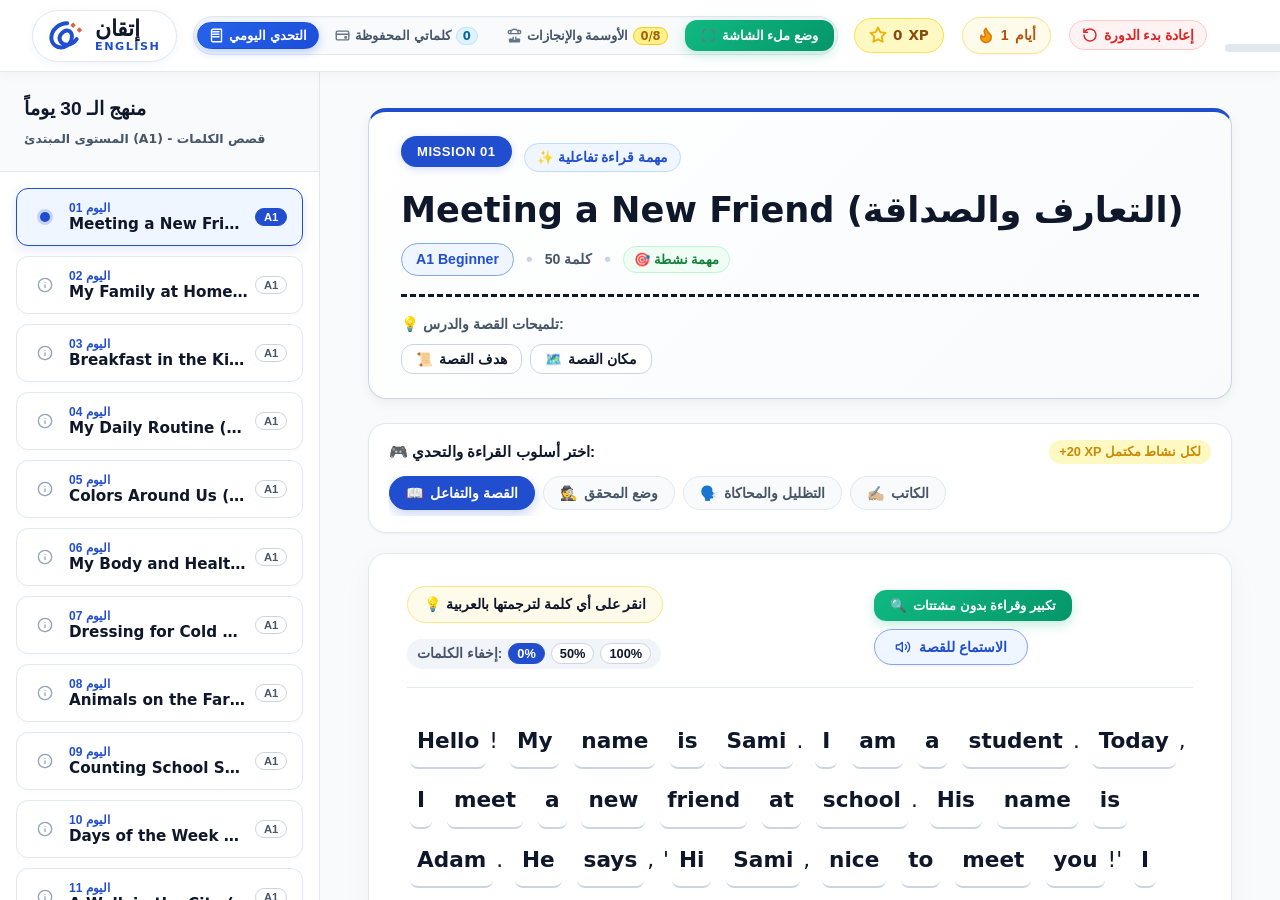
<file: index.html>
<!DOCTYPE html>
<!-- saved from url=(0032)http://127.0.0.1:5500/index.html -->
<html lang="en"><head><meta http-equiv="Content-Type" content="text/html; charset=UTF-8">
  
  <meta name="viewport" content="width=device-width, initial-scale=1.0">
  <title>30-Day English Reading Challenge | إتقان English</title>
  <!-- Google Fonts: Official Itqan English Brand Fonts (Almarai & Plus Jakarta Sans) -->
  <link rel="preconnect" href="https://fonts.googleapis.com/">
  <link rel="preconnect" href="https://fonts.gstatic.com/" crossorigin="">
  <link href="./30-Day English Reading Challenge _ إتقان English_files/css2" rel="stylesheet">
  <link rel="stylesheet" href="./30-Day English Reading Challenge _ إتقان English_files/style.css">
</head>
<body>

  <!-- App Container -->
  <div class="app-container" id="app-root">
    
    <!-- Top Sticky Header -->
    <header class="main-header">
      <div class="header-content">
        <!-- Official Itqan English Logo -->
        <div class="logo-container" id="logo-home">
          <div class="itqan-brand-logo-box">
            <svg class="itqan-logo-mark" viewBox="0 0 48 48" width="38" height="38" fill="none" xmlns="http://www.w3.org/2000/svg">
              <!-- Stylized 'Q' / 'Ain' loop in Primary Blue (#214ecf) -->
              <path d="M 28 8 C 18 8, 8 16, 8 26 C 8 35, 16 40, 24 38 C 30 36.5, 34 31, 34 25 C 34 16, 26 14, 20 22 C 16 27.5, 20 35, 28 35 C 33 35, 38 31, 40 28" stroke="#214ecf" stroke-width="5" stroke-linecap="round" stroke-linejoin="round"></path>
              <!-- Two Terracotta Red Diamond Dots (#e06045) -->
              <rect x="33" y="8" width="5" height="5" rx="1" transform="rotate(45 35.5 10.5)" fill="#e06045"></rect>
              <rect x="41" y="14" width="5" height="5" rx="1" transform="rotate(45 43.5 16.5)" fill="#e06045"></rect>
            </svg>
            <div class="logo-text-group">
              <span class="logo-arabic">إتقان</span>
              <span class="logo-english">ENGLISH</span>
            </div>
          </div>
        </div>

        <!-- Navigation Tabs -->
        <nav class="header-nav">
          <button class="nav-btn active" id="tab-challenge">
            <svg xmlns="http://www.w3.org/2000/svg" width="18" height="18" viewBox="0 0 24 24" fill="none" stroke="currentColor" stroke-width="2" stroke-linecap="round" stroke-linejoin="round" class="icon"><path d="M4 19.5v-15A2.5 2.5 0 0 1 6.5 2H20v20H6.5a2.5 2.5 0 0 1-2.5-2.5Z"></path><path d="M6 6h10M6 10h10M6 14h10"></path></svg>
            <span>التحدي اليومي</span>
          </button>
          <button class="nav-btn" id="tab-wallet">
            <svg xmlns="http://www.w3.org/2000/svg" width="18" height="18" viewBox="0 0 24 24" fill="none" stroke="currentColor" stroke-width="2" stroke-linecap="round" stroke-linejoin="round" class="icon"><rect width="20" height="14" x="2" y="5" rx="2"></rect><line x1="2" x2="22" y1="10" y2="10"></line><path d="M16 14h2v2h-2z"></path></svg>
            <span>كلماتي المحفوظة</span>
            <span class="badge" id="wallet-count">0</span>
          </button>
          <button class="nav-btn" id="tab-achievements">
            <svg xmlns="http://www.w3.org/2000/svg" width="18" height="18" viewBox="0 0 24 24" fill="none" stroke="currentColor" stroke-width="2" stroke-linecap="round" stroke-linejoin="round" class="icon"><path d="M6 9H4.5a2.5 2.5 0 0 1 0-5H6"></path><path d="M18 9h1.5a2.5 2.5 0 0 0 0-5H18"></path><path d="M4 22h16"></path><path d="M10 14.66V17c0 .55-.45 1-1 1H4v2h16v-2h-5c-.55 0-1-.45-1-1v-2.34"></path><path d="M12 2a6 6 0 0 1 6 6v1H6V8a6 6 0 0 1 6-6z"></path></svg>
            <span>الأوسمة والإنجازات</span>
            <span class="badge badge-gold" id="badges-count">2/8</span>
          </button>
          <button class="nav-btn focus-trigger-btn" id="tab-focus-mode" title="فتح القراءة بملء الشاشة بدون مشتتات">
            <svg xmlns="http://www.w3.org/2000/svg" width="18" height="18" viewBox="0 0 24 24" fill="none" stroke="currentColor" stroke-width="2" stroke-linecap="round" stroke-linejoin="round" class="icon"><path d="M8 3H5a2 2 0 0 0-2 2v3m18 0V5a2 2 0 0 0-2-2h-3m0 18h3a2 2 0 0 0 2-2v-3M3 16v3a2 2 0 0 0 2 2h3"></path></svg>
            <span>وضع ملء الشاشة</span>
          </button>
        </nav>

        <!-- Streak & Progress Summary -->
        <div class="header-stats">
          <div class="stat-item xp-badge" id="header-xp-badge" title="نقاط الخبرة XP">
            <svg xmlns="http://www.w3.org/2000/svg" width="18" height="18" viewBox="0 0 24 24" fill="none" stroke="#eab308" stroke-width="2.5" stroke-linecap="round" stroke-linejoin="round" class="icon icon-xp"><polygon points="12 2 15.09 8.26 22 9.27 17 14.14 18.18 21.02 12 17.77 5.82 21.02 7 14.14 2 9.27 8.91 8.26 12 2"></polygon></svg>
            <span id="header-xp-count">115</span> XP
          </div>
          <div class="stat-item streak-badge" title="سلسلة الأيام المتتالية">
            <svg xmlns="http://www.w3.org/2000/svg" width="18" height="18" viewBox="0 0 24 24" fill="none" stroke="currentColor" stroke-width="2" stroke-linecap="round" stroke-linejoin="round" class="icon icon-streak"><path d="M8.5 14.5A2.5 2.5 0 0 0 11 12c0-1.38-.5-2-1-3-1.072-2.143-.224-4.054 2-6 .5 2.5 2 4.9 4 6.5 2 1.6 3 3.5 3 5.5a7 7 0 1 1-14 0c0-1.153.433-2.294 1-3a2.5 2.5 0 0 0 2.5 2.5z"></path></svg>
            <span id="streak-count">3</span> أيام
          </div>
          <button class="stat-item reset-icon-badge reset-course-btn" id="btn-reset-course" type="button" title="إعادة بدء الدورة والتقدم من الصفر">
            <svg xmlns="http://www.w3.org/2000/svg" width="16" height="16" viewBox="0 0 24 24" fill="none" stroke="currentColor" stroke-width="2.2" stroke-linecap="round" stroke-linejoin="round" class="icon"><path d="M3 12a9 9 0 1 0 9-9 9.75 9.75 0 0 0-6.74 2.74L3 8"></path><path d="M3 3v5h5"></path></svg>
            <span>إعادة بدء الدورة</span>
          </button>
          <div class="progress-ring-container">
            <div class="progress-text-compact">
              <span id="progress-percent">0%</span> مكتمل
            </div>
            <div class="progress-bar-mini">
              <div class="progress-bar-fill" id="header-progress-bar" style="width: 0%;"></div>
            </div>
          </div>
        </div>
      </div>
    </header>

    <!-- Main Workspace Container -->
    <main class="main-content-layout">
      
      <!-- Challenge Panel View (Reader & Sidebar) -->
      <div class="workspace-panel active" id="panel-challenge">
        <div class="challenge-layout">
          
          <!-- LEFT SIDEBAR: 30-Day Grid/List Navigation -->
          <aside class="days-sidebar" id="days-sidebar-aside">
            <div class="sidebar-header" id="sidebar-header-toggle">
              <div class="sidebar-header-text">
                <h2>منهج الـ 30 يوماً</h2>
                <p class="sidebar-subtitle">المستوى المبتدئ (A1) - قصص الكلمات</p>
              </div>
              <button class="sidebar-toggle-btn" id="sidebar-toggle-btn" type="button" aria-label="توسيع أو إغلاق قائمة الأيام">
                <span class="active-day-label" id="mobile-active-day-label">اليوم 02</span>
                <svg class="toggle-arrow" xmlns="http://www.w3.org/2000/svg" width="18" height="18" viewBox="0 0 24 24" fill="none" stroke="currentColor" stroke-width="2.5" stroke-linecap="round" stroke-linejoin="round"><path d="m6 9 6 6 6-6"></path></svg>
              </button>
            </div>
            <div class="days-list" id="days-navigation-container"><button class="day-nav-item  " id="sidebar-day-1">
      <div class="day-status-indicator">
        <svg xmlns="http://www.w3.org/2000/svg" width="16" height="16" viewBox="0 0 24 24" fill="none" stroke="currentColor" stroke-width="2" stroke-linecap="round" stroke-linejoin="round" class="status-icon-locked"><circle cx="12" cy="12" r="10"></circle><line x1="12" x2="12" y1="16" y2="12"></line><line x1="12" x2="12.01" y1="8" y2="8"></line></svg>
      </div>
      <div class="day-item-meta">
        <div class="day-item-num">اليوم 01</div>
        <div class="day-item-title">Meeting a New Friend (التعارف والصداقة)</div>
      </div>
      <span class="day-level-tag">A1</span>
    </button><button class="day-nav-item active " id="sidebar-day-2">
      <div class="day-status-indicator">
        <div class="status-icon-active"></div>
      </div>
      <div class="day-item-meta">
        <div class="day-item-num">اليوم 02</div>
        <div class="day-item-title">My Family at Home (عائلتي في المنزل)</div>
      </div>
      <span class="day-level-tag">A1</span>
    </button><button class="day-nav-item  " id="sidebar-day-3">
      <div class="day-status-indicator">
        <svg xmlns="http://www.w3.org/2000/svg" width="16" height="16" viewBox="0 0 24 24" fill="none" stroke="currentColor" stroke-width="2" stroke-linecap="round" stroke-linejoin="round" class="status-icon-locked"><circle cx="12" cy="12" r="10"></circle><line x1="12" x2="12" y1="16" y2="12"></line><line x1="12" x2="12.01" y1="8" y2="8"></line></svg>
      </div>
      <div class="day-item-meta">
        <div class="day-item-num">اليوم 03</div>
        <div class="day-item-title">Breakfast in the Kitchen (الفطور في المطبخ)</div>
      </div>
      <span class="day-level-tag">A1</span>
    </button><button class="day-nav-item  " id="sidebar-day-4">
      <div class="day-status-indicator">
        <svg xmlns="http://www.w3.org/2000/svg" width="16" height="16" viewBox="0 0 24 24" fill="none" stroke="currentColor" stroke-width="2" stroke-linecap="round" stroke-linejoin="round" class="status-icon-locked"><circle cx="12" cy="12" r="10"></circle><line x1="12" x2="12" y1="16" y2="12"></line><line x1="12" x2="12.01" y1="8" y2="8"></line></svg>
      </div>
      <div class="day-item-meta">
        <div class="day-item-num">اليوم 04</div>
        <div class="day-item-title">My Daily Routine (روتيني اليومي)</div>
      </div>
      <span class="day-level-tag">A1</span>
    </button><button class="day-nav-item  " id="sidebar-day-5">
      <div class="day-status-indicator">
        <svg xmlns="http://www.w3.org/2000/svg" width="16" height="16" viewBox="0 0 24 24" fill="none" stroke="currentColor" stroke-width="2" stroke-linecap="round" stroke-linejoin="round" class="status-icon-locked"><circle cx="12" cy="12" r="10"></circle><line x1="12" x2="12" y1="16" y2="12"></line><line x1="12" x2="12.01" y1="8" y2="8"></line></svg>
      </div>
      <div class="day-item-meta">
        <div class="day-item-num">اليوم 05</div>
        <div class="day-item-title">Colors Around Us (الألوان من حولنا)</div>
      </div>
      <span class="day-level-tag">A1</span>
    </button><button class="day-nav-item  " id="sidebar-day-6">
      <div class="day-status-indicator">
        <svg xmlns="http://www.w3.org/2000/svg" width="16" height="16" viewBox="0 0 24 24" fill="none" stroke="currentColor" stroke-width="2" stroke-linecap="round" stroke-linejoin="round" class="status-icon-locked"><circle cx="12" cy="12" r="10"></circle><line x1="12" x2="12" y1="16" y2="12"></line><line x1="12" x2="12.01" y1="8" y2="8"></line></svg>
      </div>
      <div class="day-item-meta">
        <div class="day-item-num">اليوم 06</div>
        <div class="day-item-title">My Body and Health (جسمي وصحتي)</div>
      </div>
      <span class="day-level-tag">A1</span>
    </button><button class="day-nav-item  " id="sidebar-day-7">
      <div class="day-status-indicator">
        <svg xmlns="http://www.w3.org/2000/svg" width="16" height="16" viewBox="0 0 24 24" fill="none" stroke="currentColor" stroke-width="2" stroke-linecap="round" stroke-linejoin="round" class="status-icon-locked"><circle cx="12" cy="12" r="10"></circle><line x1="12" x2="12" y1="16" y2="12"></line><line x1="12" x2="12.01" y1="8" y2="8"></line></svg>
      </div>
      <div class="day-item-meta">
        <div class="day-item-num">اليوم 07</div>
        <div class="day-item-title">Dressing for Cold Weather (الملابس الشتوية)</div>
      </div>
      <span class="day-level-tag">A1</span>
    </button><button class="day-nav-item  " id="sidebar-day-8">
      <div class="day-status-indicator">
        <svg xmlns="http://www.w3.org/2000/svg" width="16" height="16" viewBox="0 0 24 24" fill="none" stroke="currentColor" stroke-width="2" stroke-linecap="round" stroke-linejoin="round" class="status-icon-locked"><circle cx="12" cy="12" r="10"></circle><line x1="12" x2="12" y1="16" y2="12"></line><line x1="12" x2="12.01" y1="8" y2="8"></line></svg>
      </div>
      <div class="day-item-meta">
        <div class="day-item-num">اليوم 08</div>
        <div class="day-item-title">Animals on the Farm (الحيوانات في المزرعة)</div>
      </div>
      <span class="day-level-tag">A1</span>
    </button><button class="day-nav-item  " id="sidebar-day-9">
      <div class="day-status-indicator">
        <svg xmlns="http://www.w3.org/2000/svg" width="16" height="16" viewBox="0 0 24 24" fill="none" stroke="currentColor" stroke-width="2" stroke-linecap="round" stroke-linejoin="round" class="status-icon-locked"><circle cx="12" cy="12" r="10"></circle><line x1="12" x2="12" y1="16" y2="12"></line><line x1="12" x2="12.01" y1="8" y2="8"></line></svg>
      </div>
      <div class="day-item-meta">
        <div class="day-item-num">اليوم 09</div>
        <div class="day-item-title">Counting School Supplies (عد الأدوات المدرسية)</div>
      </div>
      <span class="day-level-tag">A1</span>
    </button><button class="day-nav-item  " id="sidebar-day-10">
      <div class="day-status-indicator">
        <svg xmlns="http://www.w3.org/2000/svg" width="16" height="16" viewBox="0 0 24 24" fill="none" stroke="currentColor" stroke-width="2" stroke-linecap="round" stroke-linejoin="round" class="status-icon-locked"><circle cx="12" cy="12" r="10"></circle><line x1="12" x2="12" y1="16" y2="12"></line><line x1="12" x2="12.01" y1="8" y2="8"></line></svg>
      </div>
      <div class="day-item-meta">
        <div class="day-item-num">اليوم 10</div>
        <div class="day-item-title">Days of the Week and Time (أيام الأسبوع والوقت)</div>
      </div>
      <span class="day-level-tag">A1</span>
    </button><button class="day-nav-item  " id="sidebar-day-11">
      <div class="day-status-indicator">
        <svg xmlns="http://www.w3.org/2000/svg" width="16" height="16" viewBox="0 0 24 24" fill="none" stroke="currentColor" stroke-width="2" stroke-linecap="round" stroke-linejoin="round" class="status-icon-locked"><circle cx="12" cy="12" r="10"></circle><line x1="12" x2="12" y1="16" y2="12"></line><line x1="12" x2="12.01" y1="8" y2="8"></line></svg>
      </div>
      <div class="day-item-meta">
        <div class="day-item-num">اليوم 11</div>
        <div class="day-item-title">A Walk in the City (جولة في المدينة)</div>
      </div>
      <span class="day-level-tag">A1</span>
    </button><button class="day-nav-item  " id="sidebar-day-12">
      <div class="day-status-indicator">
        <svg xmlns="http://www.w3.org/2000/svg" width="16" height="16" viewBox="0 0 24 24" fill="none" stroke="currentColor" stroke-width="2" stroke-linecap="round" stroke-linejoin="round" class="status-icon-locked"><circle cx="12" cy="12" r="10"></circle><line x1="12" x2="12" y1="16" y2="12"></line><line x1="12" x2="12.01" y1="8" y2="8"></line></svg>
      </div>
      <div class="day-item-meta">
        <div class="day-item-num">اليوم 12</div>
        <div class="day-item-title">Inside the Classroom (في الفصل الدراسي)</div>
      </div>
      <span class="day-level-tag">A1</span>
    </button><button class="day-nav-item  " id="sidebar-day-13">
      <div class="day-status-indicator">
        <svg xmlns="http://www.w3.org/2000/svg" width="16" height="16" viewBox="0 0 24 24" fill="none" stroke="currentColor" stroke-width="2" stroke-linecap="round" stroke-linejoin="round" class="status-icon-locked"><circle cx="12" cy="12" r="10"></circle><line x1="12" x2="12" y1="16" y2="12"></line><line x1="12" x2="12.01" y1="8" y2="8"></line></svg>
      </div>
      <div class="day-item-meta">
        <div class="day-item-num">اليوم 13</div>
        <div class="day-item-title">Travelling by Bus and Train (وسائل المواصلات)</div>
      </div>
      <span class="day-level-tag">A1</span>
    </button><button class="day-nav-item  " id="sidebar-day-14">
      <div class="day-status-indicator">
        <svg xmlns="http://www.w3.org/2000/svg" width="16" height="16" viewBox="0 0 24 24" fill="none" stroke="currentColor" stroke-width="2" stroke-linecap="round" stroke-linejoin="round" class="status-icon-locked"><circle cx="12" cy="12" r="10"></circle><line x1="12" x2="12" y1="16" y2="12"></line><line x1="12" x2="12.01" y1="8" y2="8"></line></svg>
      </div>
      <div class="day-item-meta">
        <div class="day-item-num">اليوم 14</div>
        <div class="day-item-title">Jobs and Careers (المهن والوظائف)</div>
      </div>
      <span class="day-level-tag">A1</span>
    </button><button class="day-nav-item  " id="sidebar-day-15">
      <div class="day-status-indicator">
        <svg xmlns="http://www.w3.org/2000/svg" width="16" height="16" viewBox="0 0 24 24" fill="none" stroke="currentColor" stroke-width="2" stroke-linecap="round" stroke-linejoin="round" class="status-icon-locked"><circle cx="12" cy="12" r="10"></circle><line x1="12" x2="12" y1="16" y2="12"></line><line x1="12" x2="12.01" y1="8" y2="8"></line></svg>
      </div>
      <div class="day-item-meta">
        <div class="day-item-num">اليوم 15</div>
        <div class="day-item-title">Fruits and Vegetables (الفواكه والخضروات)</div>
      </div>
      <span class="day-level-tag">A1</span>
    </button><button class="day-nav-item  " id="sidebar-day-16">
      <div class="day-status-indicator">
        <svg xmlns="http://www.w3.org/2000/svg" width="16" height="16" viewBox="0 0 24 24" fill="none" stroke="currentColor" stroke-width="2" stroke-linecap="round" stroke-linejoin="round" class="status-icon-locked"><circle cx="12" cy="12" r="10"></circle><line x1="12" x2="12" y1="16" y2="12"></line><line x1="12" x2="12.01" y1="8" y2="8"></line></svg>
      </div>
      <div class="day-item-meta">
        <div class="day-item-num">اليوم 16</div>
        <div class="day-item-title">Weather and Seasons (الطقس والفصول)</div>
      </div>
      <span class="day-level-tag">A1</span>
    </button><button class="day-nav-item  " id="sidebar-day-17">
      <div class="day-status-indicator">
        <svg xmlns="http://www.w3.org/2000/svg" width="16" height="16" viewBox="0 0 24 24" fill="none" stroke="currentColor" stroke-width="2" stroke-linecap="round" stroke-linejoin="round" class="status-icon-locked"><circle cx="12" cy="12" r="10"></circle><line x1="12" x2="12" y1="16" y2="12"></line><line x1="12" x2="12.01" y1="8" y2="8"></line></svg>
      </div>
      <div class="day-item-meta">
        <div class="day-item-num">اليوم 17</div>
        <div class="day-item-title">Shopping for Clothes (التسوق للملابس)</div>
      </div>
      <span class="day-level-tag">A1</span>
    </button><button class="day-nav-item  " id="sidebar-day-18">
      <div class="day-status-indicator">
        <svg xmlns="http://www.w3.org/2000/svg" width="16" height="16" viewBox="0 0 24 24" fill="none" stroke="currentColor" stroke-width="2" stroke-linecap="round" stroke-linejoin="round" class="status-icon-locked"><circle cx="12" cy="12" r="10"></circle><line x1="12" x2="12" y1="16" y2="12"></line><line x1="12" x2="12.01" y1="8" y2="8"></line></svg>
      </div>
      <div class="day-item-meta">
        <div class="day-item-num">اليوم 18</div>
        <div class="day-item-title">Inside My Bedroom (داخل غرفة نومي)</div>
      </div>
      <span class="day-level-tag">A1</span>
    </button><button class="day-nav-item  " id="sidebar-day-19">
      <div class="day-status-indicator">
        <svg xmlns="http://www.w3.org/2000/svg" width="16" height="16" viewBox="0 0 24 24" fill="none" stroke="currentColor" stroke-width="2" stroke-linecap="round" stroke-linejoin="round" class="status-icon-locked"><circle cx="12" cy="12" r="10"></circle><line x1="12" x2="12" y1="16" y2="12"></line><line x1="12" x2="12.01" y1="8" y2="8"></line></svg>
      </div>
      <div class="day-item-meta">
        <div class="day-item-num">اليوم 19</div>
        <div class="day-item-title">Sports and Exercise (الرياضة والتمارين)</div>
      </div>
      <span class="day-level-tag">A1</span>
    </button><button class="day-nav-item  " id="sidebar-day-20">
      <div class="day-status-indicator">
        <svg xmlns="http://www.w3.org/2000/svg" width="16" height="16" viewBox="0 0 24 24" fill="none" stroke="currentColor" stroke-width="2" stroke-linecap="round" stroke-linejoin="round" class="status-icon-locked"><circle cx="12" cy="12" r="10"></circle><line x1="12" x2="12" y1="16" y2="12"></line><line x1="12" x2="12.01" y1="8" y2="8"></line></svg>
      </div>
      <div class="day-item-meta">
        <div class="day-item-num">اليوم 20</div>
        <div class="day-item-title">Learning Opposites (تعلم الكلمات الضد)</div>
      </div>
      <span class="day-level-tag">A1</span>
    </button><button class="day-nav-item  " id="sidebar-day-21">
      <div class="day-status-indicator">
        <svg xmlns="http://www.w3.org/2000/svg" width="16" height="16" viewBox="0 0 24 24" fill="none" stroke="currentColor" stroke-width="2" stroke-linecap="round" stroke-linejoin="round" class="status-icon-locked"><circle cx="12" cy="12" r="10"></circle><line x1="12" x2="12" y1="16" y2="12"></line><line x1="12" x2="12.01" y1="8" y2="8"></line></svg>
      </div>
      <div class="day-item-meta">
        <div class="day-item-num">اليوم 21</div>
        <div class="day-item-title">A Trip to the Zoo (رحلة إلى حديقة الحيوان)</div>
      </div>
      <span class="day-level-tag">A1</span>
    </button><button class="day-nav-item  " id="sidebar-day-22">
      <div class="day-status-indicator">
        <svg xmlns="http://www.w3.org/2000/svg" width="16" height="16" viewBox="0 0 24 24" fill="none" stroke="currentColor" stroke-width="2" stroke-linecap="round" stroke-linejoin="round" class="status-icon-locked"><circle cx="12" cy="12" r="10"></circle><line x1="12" x2="12" y1="16" y2="12"></line><line x1="12" x2="12.01" y1="8" y2="8"></line></svg>
      </div>
      <div class="day-item-meta">
        <div class="day-item-num">اليوم 22</div>
        <div class="day-item-title">Feelings and Emotions (المشاعر والعواطف)</div>
      </div>
      <span class="day-level-tag">A1</span>
    </button><button class="day-nav-item  " id="sidebar-day-23">
      <div class="day-status-indicator">
        <svg xmlns="http://www.w3.org/2000/svg" width="16" height="16" viewBox="0 0 24 24" fill="none" stroke="currentColor" stroke-width="2" stroke-linecap="round" stroke-linejoin="round" class="status-icon-locked"><circle cx="12" cy="12" r="10"></circle><line x1="12" x2="12" y1="16" y2="12"></line><line x1="12" x2="12.01" y1="8" y2="8"></line></svg>
      </div>
      <div class="day-item-meta">
        <div class="day-item-num">اليوم 23</div>
        <div class="day-item-title">Where is My Pen? (حروف الجر والمواقع)</div>
      </div>
      <span class="day-level-tag">A1</span>
    </button><button class="day-nav-item  " id="sidebar-day-24">
      <div class="day-status-indicator">
        <svg xmlns="http://www.w3.org/2000/svg" width="16" height="16" viewBox="0 0 24 24" fill="none" stroke="currentColor" stroke-width="2" stroke-linecap="round" stroke-linejoin="round" class="status-icon-locked"><circle cx="12" cy="12" r="10"></circle><line x1="12" x2="12" y1="16" y2="12"></line><line x1="12" x2="12.01" y1="8" y2="8"></line></svg>
      </div>
      <div class="day-item-meta">
        <div class="day-item-num">اليوم 24</div>
        <div class="day-item-title">Cooking Dinner Together (طبخ العشاء معاً)</div>
      </div>
      <span class="day-level-tag">A1</span>
    </button><button class="day-nav-item  " id="sidebar-day-25">
      <div class="day-status-indicator">
        <svg xmlns="http://www.w3.org/2000/svg" width="16" height="16" viewBox="0 0 24 24" fill="none" stroke="currentColor" stroke-width="2" stroke-linecap="round" stroke-linejoin="round" class="status-icon-locked"><circle cx="12" cy="12" r="10"></circle><line x1="12" x2="12" y1="16" y2="12"></line><line x1="12" x2="12.01" y1="8" y2="8"></line></svg>
      </div>
      <div class="day-item-meta">
        <div class="day-item-num">اليوم 25</div>
        <div class="day-item-title">A Summer Day at the Beach (يوم في الشاطئ)</div>
      </div>
      <span class="day-level-tag">A1</span>
    </button><button class="day-nav-item  " id="sidebar-day-26">
      <div class="day-status-indicator">
        <svg xmlns="http://www.w3.org/2000/svg" width="16" height="16" viewBox="0 0 24 24" fill="none" stroke="currentColor" stroke-width="2" stroke-linecap="round" stroke-linejoin="round" class="status-icon-locked"><circle cx="12" cy="12" r="10"></circle><line x1="12" x2="12" y1="16" y2="12"></line><line x1="12" x2="12.01" y1="8" y2="8"></line></svg>
      </div>
      <div class="day-item-meta">
        <div class="day-item-num">اليوم 26</div>
        <div class="day-item-title">At the Airport (في المطار والسفر)</div>
      </div>
      <span class="day-level-tag">A1</span>
    </button><button class="day-nav-item  " id="sidebar-day-27">
      <div class="day-status-indicator">
        <svg xmlns="http://www.w3.org/2000/svg" width="16" height="16" viewBox="0 0 24 24" fill="none" stroke="currentColor" stroke-width="2" stroke-linecap="round" stroke-linejoin="round" class="status-icon-locked"><circle cx="12" cy="12" r="10"></circle><line x1="12" x2="12" y1="16" y2="12"></line><line x1="12" x2="12.01" y1="8" y2="8"></line></svg>
      </div>
      <div class="day-item-meta">
        <div class="day-item-num">اليوم 27</div>
        <div class="day-item-title">A Day at the Office (يوم في المكتب)</div>
      </div>
      <span class="day-level-tag">A1</span>
    </button><button class="day-nav-item  " id="sidebar-day-28">
      <div class="day-status-indicator">
        <svg xmlns="http://www.w3.org/2000/svg" width="16" height="16" viewBox="0 0 24 24" fill="none" stroke="currentColor" stroke-width="2" stroke-linecap="round" stroke-linejoin="round" class="status-icon-locked"><circle cx="12" cy="12" r="10"></circle><line x1="12" x2="12" y1="16" y2="12"></line><line x1="12" x2="12.01" y1="8" y2="8"></line></svg>
      </div>
      <div class="day-item-meta">
        <div class="day-item-num">اليوم 28</div>
        <div class="day-item-title">A Birthday Party (حفلة عيد الميلاد)</div>
      </div>
      <span class="day-level-tag">A1</span>
    </button><button class="day-nav-item  " id="sidebar-day-29">
      <div class="day-status-indicator">
        <svg xmlns="http://www.w3.org/2000/svg" width="16" height="16" viewBox="0 0 24 24" fill="none" stroke="currentColor" stroke-width="2" stroke-linecap="round" stroke-linejoin="round" class="status-icon-locked"><circle cx="12" cy="12" r="10"></circle><line x1="12" x2="12" y1="16" y2="12"></line><line x1="12" x2="12.01" y1="8" y2="8"></line></svg>
      </div>
      <div class="day-item-meta">
        <div class="day-item-num">اليوم 29</div>
        <div class="day-item-title">Cleanliness and Health (النظافة والصحة)</div>
      </div>
      <span class="day-level-tag">A1</span>
    </button><button class="day-nav-item  " id="sidebar-day-30">
      <div class="day-status-indicator">
        <svg xmlns="http://www.w3.org/2000/svg" width="16" height="16" viewBox="0 0 24 24" fill="none" stroke="currentColor" stroke-width="2" stroke-linecap="round" stroke-linejoin="round" class="status-icon-locked"><circle cx="12" cy="12" r="10"></circle><line x1="12" x2="12" y1="16" y2="12"></line><line x1="12" x2="12.01" y1="8" y2="8"></line></svg>
      </div>
      <div class="day-item-meta">
        <div class="day-item-num">اليوم 30</div>
        <div class="day-item-title">My English Future (مستقبلي في اللغة الإنجليزية)</div>
      </div>
      <span class="day-level-tag">A1</span>
    </button></div>
          </aside>

          <!-- RIGHT CONTENT: Story Reader, Word Lists, Quizzes -->
          <section class="reader-area">
            
            <!-- Reading Mission Hero & Clue Hub -->
            <div class="day-hero-card quest-mission-hero">
              <div class="mission-top-bar">
                <div class="day-meta-badge" id="active-day-badge">MISSION 02</div>
                <div class="quest-tag"><span class="quest-sparkle">✨</span> مهمة قراءة تفاعلية</div>
              </div>
              <h1 id="active-story-title">My Family at Home (عائلتي في المنزل)</h1>
              <div class="story-difficulty-level">
                <span class="level-indicator" id="difficulty-tag">A1 Beginner</span>
                <span class="bullet">•</span>
                <span id="word-count-badge">52 كلمة</span>
                <span class="bullet">•</span>
                <span class="mission-status-pill" id="mission-status-badge">🎯 مهمة نشطة</span>
              </div>

              <!-- Interactive Clues Hub (تلميحات الدرس) -->
              <div class="clues-hub-container">
                <div class="clues-hub-title">💡 تلميحات القصة والدرس:</div>
                <div class="clues-buttons-group">
                  <button class="clue-chip-btn" id="clue-btn-hint" title="عرض هدف القصة والدرس">
                    <span class="clue-icon">📜</span>
                    <span>هدف القصة</span>
                  </button>
                  <button class="clue-chip-btn" id="clue-btn-map" title="عرض مكان الأحداث">
                    <span class="clue-icon">🗺️</span>
                    <span>مكان القصة</span>
                  </button>
                </div>
                <div class="clue-display-box hidden" id="clue-display-box">
                  <span id="clue-display-text"></span>
                  <button class="clue-close-btn" id="clue-close-btn">×</button>
                </div>
              </div>
            </div>

            <!-- Gamified Interactive Reading Modes Navigation Bar -->
            <div class="quest-modes-wrapper">
              <div class="quest-modes-header">
                <span class="modes-title">🎮 اختر أسلوب القراءة والتحدي:</span>
                <span class="modes-xp-hint">+20 XP لكل نشاط مكتمل</span>
              </div>
              <div class="quest-modes-nav" id="quest-modes-nav">
                <button class="mode-chip-btn active" data-mode="reader">
                  <span class="mode-icon">📖</span>
                  <span>القصة والتفاعل</span>
                </button>
                <button class="mode-chip-btn" data-mode="detective">
                  <span class="mode-icon">🕵️</span>
                  <span>وضع المحقق</span>
                </button>
                <button class="mode-chip-btn" data-mode="shadowing">
                  <span class="mode-icon">🗣️</span>
                  <span>التظليل والمحاكاة</span>
                </button>
                <button class="mode-chip-btn" data-mode="puzzle" id="tab-mode-writer">
                  <span class="mode-icon">✍🏼</span>
                  <span>الكاتب</span>
                </button>
              </div>
            </div>

            <!-- Game Mode Arena Dynamic Container -->
            <div class="game-mode-arena hidden" id="game-mode-arena">
              <!-- Dynamically populated per interactive mode -->
            </div>

            <!-- Standard Interactive Reader Board -->
            <div class="story-board-wrapper" id="story-board-block">
              <div class="reader-toolbar">
                <div class="reader-toolbar-start">
                  <span class="toolbar-tip">💡 انقر على أي كلمة لترجمتها بالعربية</span>
                  <div class="memory-cloze-inline" id="memory-cloze-controls">
                    <span class="cloze-label">إخفاء الكلمات:</span>
                    <button class="cloze-btn active" data-cloze="0">0%</button>
                    <button class="cloze-btn" data-cloze="50">50%</button>
                    <button class="cloze-btn" data-cloze="100">100%</button>
                  </div>
                </div>
                <div style="display: flex; gap: 8px; align-items: center; flex-wrap: wrap;">
                  <button class="action-btn-primary focus-trigger-btn" id="btn-focus-mode" title="تكبير وقراءة بدون مشتتات">
                    <span>🔍</span>
                    <span>تكبير وقراءة بدون مشتتات</span>
                  </button>
                  <button class="action-btn-secondary voice-btn" id="btn-listen" title="استمع إلى نطق القصة">
      <svg xmlns="http://www.w3.org/2000/svg" width="16" height="16" viewBox="0 0 24 24" fill="none" stroke="currentColor" stroke-width="2" stroke-linecap="round" stroke-linejoin="round" class="icon"><path d="M11 5 6 9H2v6h4l5 4V5z"></path><path d="M15.54 8.46a5 5 0 0 1 0 7.07M19.07 4.93a10 10 0 0 1 0 14.14"></path></svg>
      <span>الاستماع للقصة</span>
    </button>
                </div>
              </div>

              <!-- Main Story Card -->
              <article class="story-container" id="story-text-view"><span class="untranslated-word" data-word="I" data-start="0" data-end="1">I</span> <span class="story-word" data-word="love" data-start="2" data-end="6">love</span> <span class="untranslated-word" data-word="my" data-start="7" data-end="9">my</span> <span class="story-word" data-word="family" data-start="10" data-end="16">family</span>. <span class="untranslated-word" data-word="My" data-start="18" data-end="20">My</span> <span class="story-word" data-word="father" data-start="21" data-end="27">father</span> <span class="untranslated-word" data-word="is" data-start="28" data-end="30">is</span> <span class="untranslated-word" data-word="a" data-start="31" data-end="32">a</span> <span class="story-word" data-word="doctor" data-start="33" data-end="39">doctor</span>, <span class="untranslated-word" data-word="and" data-start="41" data-end="44">and</span> <span class="untranslated-word" data-word="my" data-start="45" data-end="47">my</span> <span class="story-word" data-word="mother" data-start="48" data-end="54">mother</span> <span class="untranslated-word" data-word="is" data-start="55" data-end="57">is</span> <span class="untranslated-word" data-word="a" data-start="58" data-end="59">a</span> <span class="story-word" data-word="teacher" data-start="60" data-end="67">teacher</span>. <span class="untranslated-word" data-word="I" data-start="69" data-end="70">I</span> <span class="story-word" data-word="have" data-start="71" data-end="75">have</span> <span class="story-word" data-word="one" data-start="76" data-end="79">one</span> <span class="story-word" data-word="brother" data-start="80" data-end="87">brother</span> <span class="untranslated-word" data-word="and" data-start="88" data-end="91">and</span> <span class="story-word" data-word="one" data-start="92" data-end="95">one</span> <span class="story-word" data-word="sister" data-start="96" data-end="102">sister</span>. <span class="untranslated-word" data-word="My" data-start="104" data-end="106">My</span> <span class="story-word" data-word="young" data-start="107" data-end="112">young</span> <span class="story-word" data-word="brother" data-start="113" data-end="120">brother</span> <span class="story-word" data-word="likes" data-start="121" data-end="126">likes</span> <span class="untranslated-word" data-word="to" data-start="127" data-end="129">to</span> <span class="story-word" data-word="play" data-start="130" data-end="134">play</span> <span class="story-word" data-word="with" data-start="135" data-end="139">with</span> <span class="story-word" data-word="toys" data-start="140" data-end="144">toys</span>. <span class="untranslated-word" data-word="My" data-start="146" data-end="148">My</span> <span class="story-word" data-word="sister" data-start="149" data-end="155">sister</span> <span class="story-word" data-word="likes" data-start="156" data-end="161">likes</span> <span class="untranslated-word" data-word="to" data-start="162" data-end="164">to</span> <span class="story-word" data-word="read" data-start="165" data-end="169">read</span> <span class="story-word" data-word="books" data-start="170" data-end="175">books</span>. <span class="untranslated-word" data-word="We" data-start="177" data-end="179">We</span> <span class="story-word" data-word="live" data-start="180" data-end="184">live</span> <span class="story-word" data-word="in" data-start="185" data-end="187">in</span> <span class="untranslated-word" data-word="a" data-start="188" data-end="189">a</span> <span class="untranslated-word" data-word="nice" data-start="190" data-end="194">nice</span> <span class="story-word" data-word="house" data-start="195" data-end="200">house</span> <span class="story-word" data-word="with" data-start="201" data-end="205">with</span> <span class="untranslated-word" data-word="a" data-start="206" data-end="207">a</span> <span class="story-word" data-word="big" data-start="208" data-end="211">big</span> <span class="story-word" data-word="garden" data-start="212" data-end="218">garden</span>. <span class="untranslated-word" data-word="We" data-start="220" data-end="222">We</span> <span class="story-word" data-word="eat" data-start="223" data-end="226">eat</span> <span class="story-word" data-word="dinner" data-start="227" data-end="233">dinner</span> <span class="untranslated-word" data-word="together" data-start="234" data-end="242">together</span> <span class="story-word" data-word="every" data-start="243" data-end="248">every</span> <span class="story-word" data-word="evening" data-start="249" data-end="256">evening</span>.</article>
            </div>

            <!-- Target Words Section -->
            <div class="section-card target-words-card">
              <div class="section-card-header">
                <div class="section-title-group">
                  <svg xmlns="http://www.w3.org/2000/svg" width="20" height="20" viewBox="0 0 24 24" fill="none" stroke="currentColor" stroke-width="2" stroke-linecap="round" stroke-linejoin="round" class="section-icon text-orange"><polygon points="12 2 15.09 8.26 22 9.27 17 14.14 18.18 21.02 12 17.77 5.82 21.02 7 14.14 2 9.27 8.91 8.26 12 2"></polygon></svg>
                  <h3>الكلمات المفتاحية المستهدفة</h3>
                </div>
                <span class="helper-badge">كلمات أساسية</span>
              </div>
              <p class="section-desc">أتقن هذه الكلمات الأساسية من قصة اليوم لبناء محفظة المفردات الخاصة بك.</p>
              <div class="target-words-grid" id="target-words-container"><div class="word-badge-card">
      <div class="word-info">
        <span class="word-eng-text">family</span>
        <span class="word-arb-text">عائلة / أسرة</span>
      </div>
      <button class="save-word-badge-btn " data-word="family" data-translation="عائلة / أسرة" title="حفظ إلى محفظة المفردات">
        <svg xmlns="http://www.w3.org/2000/svg" width="18" height="18" viewBox="0 0 24 24" fill="none" stroke="currentColor" stroke-width="2" stroke-linecap="round" stroke-linejoin="round" class="star-icon"><polygon points="12 2 15.09 8.26 22 9.27 17 14.14 18.18 21.02 12 17.77 5.82 21.02 7 14.14 2 9.27 8.91 8.26 12 2"></polygon></svg>
      </button>
    </div><div class="word-badge-card">
      <div class="word-info">
        <span class="word-eng-text">father</span>
        <span class="word-arb-text">أب</span>
      </div>
      <button class="save-word-badge-btn " data-word="father" data-translation="أب" title="حفظ إلى محفظة المفردات">
        <svg xmlns="http://www.w3.org/2000/svg" width="18" height="18" viewBox="0 0 24 24" fill="none" stroke="currentColor" stroke-width="2" stroke-linecap="round" stroke-linejoin="round" class="star-icon"><polygon points="12 2 15.09 8.26 22 9.27 17 14.14 18.18 21.02 12 17.77 5.82 21.02 7 14.14 2 9.27 8.91 8.26 12 2"></polygon></svg>
      </button>
    </div><div class="word-badge-card">
      <div class="word-info">
        <span class="word-eng-text">mother</span>
        <span class="word-arb-text">أم</span>
      </div>
      <button class="save-word-badge-btn " data-word="mother" data-translation="أم" title="حفظ إلى محفظة المفردات">
        <svg xmlns="http://www.w3.org/2000/svg" width="18" height="18" viewBox="0 0 24 24" fill="none" stroke="currentColor" stroke-width="2" stroke-linecap="round" stroke-linejoin="round" class="star-icon"><polygon points="12 2 15.09 8.26 22 9.27 17 14.14 18.18 21.02 12 17.77 5.82 21.02 7 14.14 2 9.27 8.91 8.26 12 2"></polygon></svg>
      </button>
    </div><div class="word-badge-card">
      <div class="word-info">
        <span class="word-eng-text">brother</span>
        <span class="word-arb-text">أخ</span>
      </div>
      <button class="save-word-badge-btn " data-word="brother" data-translation="أخ" title="حفظ إلى محفظة المفردات">
        <svg xmlns="http://www.w3.org/2000/svg" width="18" height="18" viewBox="0 0 24 24" fill="none" stroke="currentColor" stroke-width="2" stroke-linecap="round" stroke-linejoin="round" class="star-icon"><polygon points="12 2 15.09 8.26 22 9.27 17 14.14 18.18 21.02 12 17.77 5.82 21.02 7 14.14 2 9.27 8.91 8.26 12 2"></polygon></svg>
      </button>
    </div><div class="word-badge-card">
      <div class="word-info">
        <span class="word-eng-text">sister</span>
        <span class="word-arb-text">أخت</span>
      </div>
      <button class="save-word-badge-btn " data-word="sister" data-translation="أخت" title="حفظ إلى محفظة المفردات">
        <svg xmlns="http://www.w3.org/2000/svg" width="18" height="18" viewBox="0 0 24 24" fill="none" stroke="currentColor" stroke-width="2" stroke-linecap="round" stroke-linejoin="round" class="star-icon"><polygon points="12 2 15.09 8.26 22 9.27 17 14.14 18.18 21.02 12 17.77 5.82 21.02 7 14.14 2 9.27 8.91 8.26 12 2"></polygon></svg>
      </button>
    </div></div>
            </div>

            <!-- Interactive Quiz Section -->
            <div class="section-card quiz-card" id="quiz-section-block">
              <div class="section-card-header">
                <div class="section-title-group">
                  <svg xmlns="http://www.w3.org/2000/svg" width="20" height="20" viewBox="0 0 24 24" fill="none" stroke="currentColor" stroke-width="2" stroke-linecap="round" stroke-linejoin="round" class="section-icon text-blue"><path d="m9 12 2 2 4-4"></path><circle cx="12" cy="12" r="10"></circle></svg>
                  <h3>اختبار الفهم والاستيعاب</h3>
                </div>
                <span class="helper-badge text-blue">اختبار سريع</span>
              </div>
              <p class="section-desc">اختبر فهمك للقصة من خلال الإجابة على الأسئلة التالية.</p>
              
              <div class="quiz-questions-wrapper" id="quiz-questions-container"><div class="quiz-question-item">
      <div class="quiz-q-header">
        <span class="quiz-q-badge">السؤال 1 من 3</span>
      </div>
      <p class="quiz-q-text">What is Sami's father's job?</p>
      <div class="quiz-options-grid">
        
        <button class="quiz-option quiz-option-btn" data-qidx="0" data-optidx="0">
          <div class="option-content">
            <span class="option-prefix">A</span>
            <span class="option-text">Teacher</span>
          </div>
          <span class="option-status-icon"></span>
        </button>
      
        <button class="quiz-option quiz-option-btn" data-qidx="0" data-optidx="1">
          <div class="option-content">
            <span class="option-prefix">B</span>
            <span class="option-text">Doctor</span>
          </div>
          <span class="option-status-icon"></span>
        </button>
      
        <button class="quiz-option quiz-option-btn" data-qidx="0" data-optidx="2">
          <div class="option-content">
            <span class="option-prefix">C</span>
            <span class="option-text">Engineer</span>
          </div>
          <span class="option-status-icon"></span>
        </button>
      
      </div>
    </div><div class="quiz-question-item">
      <div class="quiz-q-header">
        <span class="quiz-q-badge">السؤال 2 من 3</span>
      </div>
      <p class="quiz-q-text">What does Sami's sister like to do?</p>
      <div class="quiz-options-grid">
        
        <button class="quiz-option quiz-option-btn" data-qidx="1" data-optidx="0">
          <div class="option-content">
            <span class="option-prefix">A</span>
            <span class="option-text">Play with toys</span>
          </div>
          <span class="option-status-icon"></span>
        </button>
      
        <button class="quiz-option quiz-option-btn" data-qidx="1" data-optidx="1">
          <div class="option-content">
            <span class="option-prefix">B</span>
            <span class="option-text">Read books</span>
          </div>
          <span class="option-status-icon"></span>
        </button>
      
        <button class="quiz-option quiz-option-btn" data-qidx="1" data-optidx="2">
          <div class="option-content">
            <span class="option-prefix">C</span>
            <span class="option-text">Watch TV</span>
          </div>
          <span class="option-status-icon"></span>
        </button>
      
      </div>
    </div><div class="quiz-question-item">
      <div class="quiz-q-header">
        <span class="quiz-q-badge">السؤال 3 من 3</span>
      </div>
      <p class="quiz-q-text">What meal do they eat together every evening?</p>
      <div class="quiz-options-grid">
        
        <button class="quiz-option quiz-option-btn" data-qidx="2" data-optidx="0">
          <div class="option-content">
            <span class="option-prefix">A</span>
            <span class="option-text">Breakfast</span>
          </div>
          <span class="option-status-icon"></span>
        </button>
      
        <button class="quiz-option quiz-option-btn" data-qidx="2" data-optidx="1">
          <div class="option-content">
            <span class="option-prefix">B</span>
            <span class="option-text">Lunch</span>
          </div>
          <span class="option-status-icon"></span>
        </button>
      
        <button class="quiz-option quiz-option-btn" data-qidx="2" data-optidx="2">
          <div class="option-content">
            <span class="option-prefix">C</span>
            <span class="option-text">Dinner</span>
          </div>
          <span class="option-status-icon"></span>
        </button>
      
      </div>
    </div></div>
            </div>

            <!-- Progress / Completion Footer Actions -->
            <div class="reader-footer-actions">
              <button class="btn-primary" id="btn-complete-day">
                <svg xmlns="http://www.w3.org/2000/svg" width="20" height="20" viewBox="0 0 24 24" fill="none" stroke="currentColor" stroke-width="2" stroke-linecap="round" stroke-linejoin="round" class="btn-icon"><path d="M22 11.08V12a10 10 0 1 1-5.93-9.14"></path><polyline points="22 4 12 14.01 9 11.01"></polyline></svg>
                <span>تحديد اليوم كمكتمل</span>
              </button>
              <button class="btn-success hidden" id="btn-next-day">
                <span>الانتقال إلى اليوم التالي</span>
                <svg xmlns="http://www.w3.org/2000/svg" width="20" height="20" viewBox="0 0 24 24" fill="none" stroke="currentColor" stroke-width="2" stroke-linecap="round" stroke-linejoin="round" class="btn-icon"><line x1="5" x2="19" y1="12" y2="12"></line><polyline points="12 5 19 12 12 19"></polyline></svg>
              </button>
            </div>

          </section>

        </div>
      </div>

      <!-- Vocabulary Wallet Panel View (Saved Words list) -->
      <div class="workspace-panel" id="panel-wallet">
        <div class="wallet-layout">
          <div class="wallet-header">
            <div class="wallet-title-block">
              <h1>محفظة المفردات</h1>
              <p>قاموسك الشخصي المخصص. راجع واستمع واختبر معرفتك بالكلمات التي حفظتها أثناء قراءة القصص.</p>
            </div>
            <div class="wallet-stats">
              <div class="wallet-stat-card">
                <span class="label">إجمالي الكلمات المحفوظة</span>
                <span class="value" id="wallet-total-count">0</span>
              </div>
              <button class="action-btn-danger" id="btn-clear-wallet">
                <svg xmlns="http://www.w3.org/2000/svg" width="16" height="16" viewBox="0 0 24 24" fill="none" stroke="currentColor" stroke-width="2" stroke-linecap="round" stroke-linejoin="round" class="icon"><path d="M3 6h18"></path><path d="M19 6v14c0 1-1 2-2 2H7c-1 0-2-1-2-2V6"></path><path d="M8 6V4c0-1 1-2 2-2h4c1 0 2 1 2 2v2"></path></svg>
                <span>إعادة ضبط المحفظة</span>
              </button>
            </div>
          </div>

          <!-- Empty Wallet State -->
          <div class="empty-wallet-state" id="empty-wallet-view">
            <div class="empty-icon-wrapper">
              <svg xmlns="http://www.w3.org/2000/svg" width="48" height="48" viewBox="0 0 24 24" fill="none" stroke="currentColor" stroke-width="1.5" stroke-linecap="round" stroke-linejoin="round"><path d="M4 19.5v-15A2.5 2.5 0 0 1 6.5 2H20v20H6.5a2.5 2.5 0 0 1-2.5-2.5Z"></path><path d="M6 6h10M6 10h10M6 14h10"></path></svg>
            </div>
            <h3>محفظتك فارغة حالياً</h3>
            <p>انقر على الكلمات أثناء قراءة القصص، أو اضغط على نجمة الحفظ بجانب أي كلمة مستهدفة لبناء قاموسك الشخصي.</p>
            <button class="btn-primary" id="btn-wallet-go-reading">ابدأ القراءة الآن</button>
          </div>

          <!-- Wallet Grid View -->
          <div class="wallet-container hidden" id="wallet-items-grid-view">
            <div class="wallet-search-bar">
              <div class="search-input-wrapper">
                <svg xmlns="http://www.w3.org/2000/svg" width="18" height="18" viewBox="0 0 24 24" fill="none" stroke="currentColor" stroke-width="2" stroke-linecap="round" stroke-linejoin="round" class="search-icon"><circle cx="11" cy="11" r="8"></circle><path d="m21 21-4.3-4.3"></path></svg>
                <input type="text" id="wallet-search" placeholder="ابحث عن كلمة محفوظة...">
              </div>
              <div class="filter-controls">
                <button class="filter-chip active" data-filter="all">جميع الأيام</button>
                <button class="filter-chip" data-filter="saved">محفوظة يدوياً</button>
                <button class="filter-chip" data-filter="target">كلمات مستهدفة</button>
              </div>
            </div>

            <!-- Saved Words List -->
            <div class="saved-words-list-grid" id="saved-words-container">
              <!-- Populated dynamically via script.js -->
            </div>
          </div>
        </div>
      </div>

      <!-- Achievements & Gamification Workspace Panel -->
      <div class="workspace-panel" id="panel-achievements">
        <div class="achievements-layout">
          
          <!-- Level Hero Card -->
          <div class="level-hero-card">
            <div class="level-hero-content">
              <div class="level-avatar" id="achieve-avatar">🌱</div>
              <div class="level-info">
                <div class="level-badge-tag" id="achieve-level-tag">المستوى 1</div>
                <h1 id="achieve-level-title">مبتدئ القراءة</h1>
                <p id="achieve-level-sub">واصل القراءة واجتياز الاختبارات لكسب نقاط XP والارتقاء بالمستوى!</p>
                <div class="xp-progress-block">
                  <div class="xp-labels">
                    <span>التقدم للمستوى التالي:</span>
                    <span id="achieve-xp-ratio">0 / 100 XP</span>
                  </div>
                  <div class="xp-bar-outer">
                    <div class="xp-bar-fill" id="achieve-xp-fill" style="width: 0%;"></div>
                  </div>
                </div>
              </div>
            </div>
          </div>

          <!-- Summary Stats Grid -->
          <div class="achieve-stats-grid">
            <div class="achieve-stat-card">
              <div class="stat-icon-box yellow">⭐</div>
              <div class="stat-val-group">
                <span class="stat-num" id="achieve-stat-xp">0</span>
                <span class="stat-lbl">إجمالي نقاط XP</span>
              </div>
            </div>
            <div class="achieve-stat-card">
              <div class="stat-icon-box orange">🔥</div>
              <div class="stat-val-group">
                <span class="stat-num" id="achieve-stat-streak">0</span>
                <span class="stat-lbl">سلسلة الأيام</span>
              </div>
            </div>
            <div class="achieve-stat-card">
              <div class="stat-icon-box blue">📚</div>
              <div class="stat-val-group">
                <span class="stat-num" id="achieve-stat-words">0</span>
                <span class="stat-lbl">كلمات المحفظة</span>
              </div>
            </div>
            <div class="achieve-stat-card">
              <div class="stat-icon-box green">🏆</div>
              <div class="stat-val-group">
                <span class="stat-num" id="achieve-stat-days">0/30</span>
                <span class="stat-lbl">أيام مكتملة</span>
              </div>
            </div>
          </div>

          <!-- Badges Section Header -->
          <div class="badges-section-header">
            <h2>أوسمة ودروع الإنجاز (Achievements)</h2>
            <p>أكمل المهام اليومية، احفظ الكلمات، واجتز الاختبارات لفتح جميع الأوسمة!</p>
          </div>

          <!-- Badges Grid -->
          <div class="badges-grid" id="badges-container">
            <!-- Dynamically populated badges -->
          </div>

        </div>
      </div>

    </main>

    <!-- Floating Toast Notifications Container -->
    <div class="toast-notifications-container" id="toast-container"></div>

    <!-- Interactive Pop-up Dictionary Tooltip (Absolute overlay positioned by script.js) -->
    <div class="dict-tooltip hidden" id="dict-tooltip">
      <div class="tooltip-arrow"></div>
      <div class="tooltip-body">
        <div class="tooltip-header">
          <span class="tooltip-word" id="tooltip-eng">wakes up</span>
          <button class="tooltip-audio-btn" id="tooltip-audio" title="الاستماع للكلمة">
            <svg xmlns="http://www.w3.org/2000/svg" width="14" height="14" viewBox="0 0 24 24" fill="none" stroke="currentColor" stroke-width="2.5" stroke-linecap="round" stroke-linejoin="round"><path d="M11 5 6 9H2v6h4l5 4V5z"></path><path d="M15.54 8.46a5 5 0 0 1 0 7.07"></path></svg>
          </button>
        </div>
        <div class="tooltip-translation-block">
          <div class="tooltip-translation-meta">
            <span class="translation-label">الترجمة بالعربية:</span>
            <span class="tooltip-pos-tag" id="tooltip-pos">noun / اسم</span>
          </div>
          <span class="tooltip-arabic" id="tooltip-arb">يستيقظ</span>
        </div>
        <div class="tooltip-footer">
          <button class="tooltip-btn-save" id="tooltip-save-btn">
            <svg xmlns="http://www.w3.org/2000/svg" width="14" height="14" viewBox="0 0 24 24" fill="none" stroke="currentColor" stroke-width="2.5" stroke-linecap="round" stroke-linejoin="round" class="star-icon"><polygon points="12 2 15.09 8.26 22 9.27 17 14.14 18.18 21.02 12 17.77 5.82 21.02 7 14.14 2 9.27 8.91 8.26 12 2"></polygon></svg>
            <span id="tooltip-save-text">حفظ الكلمة</span>
          </button>
          <button class="tooltip-btn-close" id="tooltip-close-btn">إغلاق</button>
        </div>
      </div>
    </div>

    <!-- Celebration/Milestone Overlay Modal -->
    <div class="celebration-overlay hidden" id="celebration-modal">
      <canvas id="confetti-canvas" class="confetti-canvas" width="0" height="0"></canvas>
      <div class="celebration-card">
        <!-- Close 'X' Button at top-right -->
        <button class="celebration-close-btn" id="btn-celebration-close" aria-label="إغلاق النافذة" title="إغلاق">
          <svg xmlns="http://www.w3.org/2000/svg" width="18" height="18" viewBox="0 0 24 24" fill="none" stroke="currentColor" stroke-width="2.5" stroke-linecap="round" stroke-linejoin="round"><line x1="18" y1="6" x2="6" y2="18"></line><line x1="6" y1="6" x2="18" y2="18"></line></svg>
        </button>
        <div class="sparkle-layer">✨</div>
        <div class="celebration-icon-wrapper">
          <svg xmlns="http://www.w3.org/2000/svg" width="48" height="48" viewBox="0 0 24 24" fill="none" stroke="currentColor" stroke-width="2" stroke-linecap="round" stroke-linejoin="round" class="trophy-icon"><path d="M6 9H4.5a2.5 2.5 0 0 1 0-5H6"></path><path d="M18 9h1.5a2.5 2.5 0 0 0 0-5H18"></path><path d="M4 22h16"></path><path d="M10 14.66V17c0 .55-.45 1-1 1H4v2h16v-2h-5c-.55 0-1-.45-1-1v-2.34"></path><path d="M12 2a6 6 0 0 1 6 6v1H6V8a6 6 0 0 1 6-6z"></path></svg>
        </div>
        <h2 id="celebration-title">أحسنت! أتممت اليوم بنجاح</h2>
        <p id="celebration-message">قراءة ممتازة! لقد فتحت اليوم التالي من التحدي وتم توسيع محفظة مفرداتك.</p>

        <!-- Gamified Rewards Banner inside modal -->
        <div class="modal-rewards-row" id="modal-rewards-row">
          <div class="reward-pill xp-pill">+100 XP ⭐</div>
          <div class="reward-pill streak-pill">+1 يوم 🏆</div>
        </div>

        <div class="celebration-stats">
          <div class="stat-bubble">
            <span class="num" id="stat-completed-days">1/30</span>
            <span class="lbl">أيام مكتملة</span>
          </div>
          <div class="stat-bubble">
            <span class="num" id="stat-streak-days">1</span>
            <span class="lbl">أيام متتالية</span>
          </div>
        </div>
        
        <div class="celebration-actions-row">
          <button class="btn-primary" id="btn-celebration-continue">الانتقال إلى اليوم التالي</button>
        </div>
      </div>
    </div>

    <!-- Distraction-Free Focus Mode Overlay -->
    <div class="focus-overlay hidden" id="focus-mode-overlay">
      <div class="focus-container theme-sepia" id="focus-container">
        
        <!-- Top Control Header Bar -->
        <header class="focus-header">
          <div class="focus-title-group">
            <span class="focus-day-tag" id="focus-day-tag">DAY 01</span>
            <h2 class="focus-story-title" id="focus-story-title">Ben's Morning</h2>
          </div>

          <div class="focus-actions-bar">
            <!-- Themes: Sepia, Dark, Light, Detective -->
            <div class="focus-control-group" title="اختر المظهر المريح للعين">
              <span class="ctrl-label">المظهر:</span>
              <button class="focus-chip active" data-focus-theme="sepia">☀️ دافئ</button>
              <button class="focus-chip" data-focus-theme="dark">🌙 داكن</button>
              <button class="focus-chip" data-focus-theme="light">📄 أبيض</button>
              <button class="focus-chip" data-focus-theme="detective">🕵️ المحقق</button>
            </div>

            <!-- Font Sizes -->
            <div class="focus-control-group" title="حجم خط النص">
              <span class="ctrl-label">الخط:</span>
              <button class="focus-chip" data-focus-size="small">A-</button>
              <button class="focus-chip active" data-focus-size="medium">A</button>
              <button class="focus-chip" data-focus-size="large">A+</button>
            </div>

            <!-- Fullscreen Display Toggle -->
            <div class="focus-control-group" title="تبديل ملء الشاشة الكامل">
              <button class="focus-chip-btn" id="focus-fullscreen-btn" title="تفعيل نمط ملء الشاشة الكامل">
                <span>🖥️</span>
                <span class="fs-text">ملء الشاشة</span>
              </button>
            </div>

            <!-- Close Focus Mode -->
            <button class="focus-close-btn" id="focus-close-btn" title="إغلاق وضع التركيز (Esc)">
              <span>✕ إغلاق</span>
            </button>
          </div>
        </header>

        <!-- Focus Content Body Scrollable Area -->
        <main class="focus-body">
          
          <!-- Story Target Goals Summary Bar -->
          <div class="focus-goals-card">
            <div class="focus-goals-header">
              <div class="goals-title">
                <span class="goals-icon">🎯</span>
                <span>أهداف القصة والكلمات المفتاحية اليومية</span>
              </div>
              <div class="goals-count" id="focus-words-count-badge">0 كلمات</div>
            </div>
            
            <!-- Target Words Chips in Focus Mode -->
            <div class="focus-target-words-grid" id="focus-target-words-grid">
              <!-- Populated dynamically -->
            </div>
          </div>

          <!-- Audio Player Toolbar inside Focus Mode -->
          <div class="focus-audio-bar">
            <button class="focus-audio-play-btn" id="focus-audio-play">
              <span class="play-icon">🗣️</span>
              <span id="focus-audio-play-text">الاستماع الصوتي للقصة</span>
            </button>
            
            <div class="focus-speed-group">
              <span class="speed-lbl">سرعة الصوت:</span>
              <button class="focus-speed-chip" data-focus-speed="0.5">0.5x</button>
              <button class="focus-speed-chip active" data-focus-speed="0.75">0.75x</button>
              <button class="focus-speed-chip" data-focus-speed="1.0">1.0x</button>
            </div>

            <div class="focus-wave-anim" id="focus-wave-anim">
              <div class="bar"></div>
              <div class="bar"></div>
              <div class="bar"></div>
              <div class="bar"></div>
            </div>
          </div>

          <!-- Main Distraction-Free Story Text Card -->
          <article class="focus-story-box text-medium" id="focus-story-box">
            <!-- Story text with prepareStoryWordsHtml dynamically inserted -->
          </article>

          <!-- Bottom Tip Footer -->
          <footer class="focus-footer">
            💡 انقر على أي كلمة داخل النص لقراءة ترجمتها وحفظها في محفظة المفردات.
          </footer>
        </main>

      </div>
    </div>

    <!-- Mobile Fixed Bottom Navigation Bar -->
    <nav class="mobile-bottom-nav" id="mobile-bottom-nav">
      <button class="mobile-nav-btn active" id="mobile-tab-challenge" type="button">
        <svg xmlns="http://www.w3.org/2000/svg" width="20" height="20" viewBox="0 0 24 24" fill="none" stroke="currentColor" stroke-width="2" stroke-linecap="round" stroke-linejoin="round" class="icon"><path d="M4 19.5v-15A2.5 2.5 0 0 1 6.5 2H20v20H6.5a2.5 2.5 0 0 1-2.5-2.5Z"></path><path d="M6 6h10M6 10h10M6 14h10"></path></svg>
        <span>التحدي</span>
      </button>
      <button class="mobile-nav-btn" id="mobile-tab-wallet" type="button">
        <svg xmlns="http://www.w3.org/2000/svg" width="20" height="20" viewBox="0 0 24 24" fill="none" stroke="currentColor" stroke-width="2" stroke-linecap="round" stroke-linejoin="round" class="icon"><rect width="20" height="14" x="2" y="5" rx="2"></rect><line x1="2" x2="22" y1="10" y2="10"></line><path d="M16 14h2v2h-2z"></path></svg>
        <span>كلماتي</span>
        <span class="badge" id="mobile-wallet-count">0</span>
      </button>
      <button class="mobile-nav-btn" id="mobile-tab-achievements" type="button">
        <svg xmlns="http://www.w3.org/2000/svg" width="20" height="20" viewBox="0 0 24 24" fill="none" stroke="currentColor" stroke-width="2" stroke-linecap="round" stroke-linejoin="round" class="icon"><path d="M6 9H4.5a2.5 2.5 0 0 1 0-5H6"></path><path d="M18 9h1.5a2.5 2.5 0 0 0 0-5H18"></path><path d="M4 22h16"></path><path d="M10 14.66V17c0 .55-.45 1-1 1H4v2h16v-2h-5c-.55 0-1-.45-1-1v-2.34"></path><path d="M12 2a6 6 0 0 1 6 6v1H6V8a6 6 0 0 1 6-6z"></path></svg>
        <span>الأوسمة</span>
        <span class="badge badge-gold" id="mobile-badges-count">2/8</span>
      </button>
      <button class="mobile-nav-btn focus-trigger-btn" id="mobile-tab-focus-mode" type="button" title="وضع ملء الشاشة">
        <svg xmlns="http://www.w3.org/2000/svg" width="20" height="20" viewBox="0 0 24 24" fill="none" stroke="currentColor" stroke-width="2" stroke-linecap="round" stroke-linejoin="round" class="icon"><path d="M8 3H5a2 2 0 0 0-2 2v3m18 0V5a2 2 0 0 0-2-2h-3m0 18h3a2 2 0 0 0 2-2v-3M3 16v3a2 2 0 0 0 2 2h3"></path></svg>
        <span>تركيز</span>
      </button>
    </nav>

    <!-- Reset Course Confirmation Overlay Modal -->
    <div class="reset-modal-overlay hidden" id="reset-course-modal" role="dialog" aria-modal="true" aria-labelledby="reset-modal-title">
      <div class="reset-modal-card">
        <div class="reset-modal-header">
          <div class="reset-modal-icon">🔄</div>
          <h3 class="reset-modal-title" id="reset-modal-title">إعادة بدء الدورة من الصفر</h3>
        </div>
        <p class="reset-modal-desc">
          هل أنت متأكد من رغبتك في إعادة بدء الدورة؟ سيتم مسح وإعادة تعيين كافة بياناتك التالية:
        </p>
        <div class="reset-modal-list">
          <div class="reset-list-item">
            <span class="item-icon">🔥</span>
            <span class="item-text">سلسلة الأيام المتتالية (الستريك)</span>
          </div>
          <div class="reset-list-item">
            <span class="item-icon">⭐</span>
            <span class="item-text">نقاط الخبرة XP والأوسمة المكتسبة</span>
          </div>
          <div class="reset-list-item">
            <span class="item-icon">📖</span>
            <span class="item-text">سجل الأيام المكتملة واختبارات القراءة</span>
          </div>
          <div class="reset-list-item">
            <span class="item-icon">💼</span>
            <span class="item-text">الكلمات والمفردات المحفوظة في محفظتك</span>
          </div>
        </div>
        <div class="reset-modal-warning">
          ⚠️ <strong>تنبيه:</strong> هذا الإجراء نهائي ولا يمكن التراجع عنه بعد التأكيد.
        </div>
        <div class="reset-modal-actions">
          <button class="btn-reset-confirm" id="btn-confirm-reset-course" type="button">
            <svg xmlns="http://www.w3.org/2000/svg" width="18" height="18" viewBox="0 0 24 24" fill="none" stroke="currentColor" stroke-width="2.5" stroke-linecap="round" stroke-linejoin="round" class="icon"><path d="M3 12a9 9 0 1 0 9-9 9.75 9.75 0 0 0-6.74 2.74L3 8"></path><path d="M3 3v5h5"></path></svg>
            <span>نعم، إعادة البدأ من الصفر</span>
          </button>
          <button class="btn-reset-cancel" id="btn-cancel-reset-course" type="button">
            <span>إلغاء وتراجع</span>
          </button>
        </div>
      </div>
    </div>

  </div>

  <script src="./30-Day English Reading Challenge _ إتقان English_files/curriculum.js.download"></script>
  <script src="./30-Day English Reading Challenge _ إتقان English_files/script.js.download"></script>
<!-- Code injected by live-server -->
<script>
	// <![CDATA[  <-- For SVG support
	if ('WebSocket' in window) {
		(function () {
			function refreshCSS() {
				var sheets = [].slice.call(document.getElementsByTagName("link"));
				var head = document.getElementsByTagName("head")[0];
				for (var i = 0; i < sheets.length; ++i) {
					var elem = sheets[i];
					var parent = elem.parentElement || head;
					parent.removeChild(elem);
					var rel = elem.rel;
					if (elem.href && typeof rel != "string" || rel.length == 0 || rel.toLowerCase() == "stylesheet") {
						var url = elem.href.replace(/(&|\?)_cacheOverride=\d+/, '');
						elem.href = url + (url.indexOf('?') >= 0 ? '&' : '?') + '_cacheOverride=' + (new Date().valueOf());
					}
					parent.appendChild(elem);
				}
			}
			var protocol = window.location.protocol === 'http:' ? 'ws://' : 'wss://';
			var address = protocol + window.location.host + window.location.pathname + '/ws';
			var socket = new WebSocket(address);
			socket.onmessage = function (msg) {
				if (msg.data == 'reload') window.location.reload();
				else if (msg.data == 'refreshcss') refreshCSS();
			};
			if (sessionStorage && !sessionStorage.getItem('IsThisFirstTime_Log_From_LiveServer')) {
				console.log('Live reload enabled.');
				sessionStorage.setItem('IsThisFirstTime_Log_From_LiveServer', true);
			}
		})();
	}
	else {
		console.error('Upgrade your browser. This Browser is NOT supported WebSocket for Live-Reloading.');
	}
	// ]]>
</script>


</body></html>
</file>
<file: 30-Day English Reading Challenge _ إتقان English_files/style.css>
/* ==========================================================================
   Itqan English - Clean Modern Educational Application Stylesheet
   BRAND COLORS:
   - Royal Blue: #214ecf (Primary Brand Accent)
   - Soft Sky Blue: #84a5f2 (Secondary Badge & Level Tag Accent)
   - Warm Gold / Mustard: #ea9835 (Primary Action & Highlight Accent)
   - Soft Peach / Cream: #fcded6 (Delicate Tint Canvas Background)
   - Terracotta Red: #e06045 (Emphasis & Vocabulary Accent)
   - Deep Slate Ink: #0f172a (Primary High-Contrast Text)
   TYPOGRAPHY:
   - Arabic Font: Almarai (Headings & Body Arabic)
   - English Font: Plus Jakarta Sans (Headings & Body English)
   ========================================================================== */

:root {
  /* Clean Simple Educational Brand Palette */
  --rh-bg: #f8fafc;               /* Very Clean Light Slate Canvas */
  --rh-bg-card: #ffffff;          /* Crisp White Card Surface */
  --rh-ink: #0f172a;              /* Deep Slate Text */
  --rh-ink-soft: #475569;         /* Muted Slate Text */
  
  /* Brand Accent Colors */
  --rh-yellow: #ea9835;           /* Warm Gold / Mustard */
  --rh-yellow-hover: #d88726;
  --rh-blue: #214ecf;             /* Primary Royal Blue */
  --rh-blue-hover: #1d4ed8;
  --rh-blue-light: #84a5f2;       /* Soft Sky Blue */
  --rh-peach: #fcded6;            /* Peach / Cream */
  --rh-red: #e06045;              /* Terracotta Red Accent */
  --rh-red-hover: #c94f36;
  --rh-green: #10b981;            /* Mint Green Success */
  --rh-green-light: #ecfdf5;
  --rh-orange: #ea9835;           /* Gold Orange */
  
  /* Typography Guidelines */
  --font-display: 'Almarai', 'Plus Jakarta Sans', sans-serif;
  --font-body: 'Plus Jakarta Sans', 'Almarai', system-ui, sans-serif;
  --font-arabic: 'Almarai', sans-serif;
  
  /* Modern Clean Borders & Soft Shadows */
  --rh-border: 1px solid #e2e8f0;
  --rh-border-thick: 2px solid #214ecf;
  --rh-shadow-sm: 0 1px 3px rgba(15, 23, 42, 0.05);
  --rh-shadow-md: 0 4px 12px rgba(15, 23, 42, 0.05);
  --rh-shadow-lg: 0 10px 25px rgba(15, 23, 42, 0.06);
  --rh-shadow-xl: 0 20px 30px rgba(15, 23, 42, 0.08);
  
  /* Clean Corner Radii */
  --radius-sm: 8px;
  --radius-md: 12px;
  --radius-lg: 18px;
  --radius-pill: 9999px;
  
  /* Layout Constraints */
  --header-height: 72px;
  --sidebar-width: 320px;
  --transition-bouncy: all 0.2s cubic-bezier(0.16, 1, 0.3, 1);
}

/* Base Reset & Simple Educational Canvas Setup */
*, *::before, *::after {
  box-sizing: border-box;
  margin: 0;
  padding: 0;
}

html {
  font-size: 16px;
  scroll-behavior: smooth;
  -webkit-font-smoothing: antialiased;
}

body {
  font-family: var(--font-body);
  background-color: var(--rh-bg);
  color: var(--rh-ink);
  line-height: 1.6;
  overflow-x: hidden;
}

/* Custom Clean Scrollbar */
::-webkit-scrollbar {
  width: 8px;
  height: 8px;
}
::-webkit-scrollbar-track {
  background: var(--rh-bg);
}
::-webkit-scrollbar-thumb {
  background: #cbd5e1;
  border-radius: var(--radius-pill);
}
::-webkit-scrollbar-thumb:hover {
  background: var(--rh-blue);
}

/* App Master Container */
.app-container {
  display: flex;
  flex-direction: column;
  min-height: 100vh;
}

/* ==========================================================================
   Header Styles: Official Itqan English Top Navigation
   ========================================================================== */
.main-header {
  height: var(--header-height);
  background-color: #ffffff;
  border-bottom: 1px solid #e2e8f0;
  position: sticky;
  top: 0;
  z-index: 50;
  box-shadow: 0 2px 12px rgba(15, 23, 42, 0.04);
}

.header-content {
  max-width: 1440px;
  margin: 0 auto;
  height: 100%;
  display: flex;
  align-items: center;
  justify-content: space-between;
  padding: 0 28px;
  overflow-x: auto;
  overflow-y: hidden;
  white-space: nowrap;
  gap: 16px;
  scrollbar-width: thin;
  scrollbar-color: #cbd5e1 transparent;
  -webkit-overflow-scrolling: touch;
}

.header-content::-webkit-scrollbar {
  height: 4px;
}

.header-content::-webkit-scrollbar-track {
  background: rgba(0, 0, 0, 0.02);
  border-radius: 9999px;
}

.header-content::-webkit-scrollbar-thumb {
  background: #cbd5e1;
  border-radius: 9999px;
}

.header-content::-webkit-scrollbar-thumb:hover {
  background: var(--rh-blue);
}

.header-content > * {
  flex-shrink: 0;
}

/* Official Itqan Brand Logo Box */
.logo-container {
  cursor: pointer;
  display: flex;
  align-items: center;
}

.itqan-brand-logo-box {
  display: flex;
  align-items: center;
  gap: 12px;
  background: #ffffff;
  padding: 6px 16px 6px 12px;
  border: 1.5px solid #e2e8f0;
  border-radius: var(--radius-pill);
  box-shadow: 0 2px 8px rgba(33, 78, 207, 0.06);
  transition: var(--transition-bouncy);
}

.itqan-brand-logo-box:hover {
  transform: translateY(-1px);
  border-color: var(--rh-blue);
  box-shadow: 0 4px 14px rgba(33, 78, 207, 0.12);
}

.itqan-logo-mark {
  flex-shrink: 0;
}

.logo-text-group {
  display: flex;
  flex-direction: column;
  line-height: 1.1;
}

.logo-arabic {
  font-family: var(--font-arabic);
  font-weight: 800;
  font-size: 1.35rem;
  color: var(--rh-ink);
  letter-spacing: -0.3px;
}

.logo-english {
  font-family: var(--font-body);
  font-weight: 800;
  font-size: 0.7rem;
  color: var(--rh-blue);
  letter-spacing: 1.5px;
}

/* Header Navigation Tabs */
.header-nav {
  display: flex;
  align-items: center;
  gap: 4px;
  background: #f8fafc;
  padding: 3px;
  border-radius: 9999px;
  border: 1px solid #e2e8f0;
  box-shadow: inset 0 1px 2px rgba(0, 0, 0, 0.03);
}

.nav-btn {
  display: flex;
  align-items: center;
  gap: 5px;
  padding: 5px 11px;
  border-radius: 9999px;
  border: 1px solid transparent;
  background: transparent;
  color: #475569;
  font-family: var(--font-arabic);
  font-weight: 700;
  font-size: 0.82rem;
  cursor: pointer;
  transition: all 0.2s cubic-bezier(0.34, 1.56, 0.64, 1);
  user-select: none;
}

.nav-btn .icon {
  width: 15px;
  height: 15px;
  stroke: #64748b;
  stroke-width: 2.2;
  transition: stroke 0.2s ease, transform 0.2s ease;
}

.nav-btn:hover {
  color: #1e293b;
  background: #ffffff;
  border-color: #cbd5e1;
  box-shadow: 0 2px 6px rgba(0, 0, 0, 0.04);
}

.nav-btn:hover .icon {
  stroke: var(--rh-blue);
  transform: scale(1.08);
}

.nav-btn.active {
  background: linear-gradient(135deg, #2563eb, #1d4ed8);
  color: #ffffff;
  border-color: #1d4ed8;
  box-shadow: 0 3px 10px rgba(37, 99, 235, 0.3);
}

.nav-btn.active .icon {
  stroke: #ffffff;
}

.nav-btn .badge {
  background: #e0f2fe;
  color: #0369a1;
  font-family: var(--font-body);
  font-weight: 800;
  font-size: 0.72rem;
  padding: 1px 6px;
  border-radius: 9999px;
  border: 1px solid #bae6fd;
  margin-right: 1px;
  transition: all 0.2s ease;
}

.nav-btn .badge-gold {
  background: #fef3c7;
  color: #b45309;
  border-color: #fde047;
}

.nav-btn.active .badge {
  background: rgba(255, 255, 255, 0.22);
  color: #ffffff;
  border-color: rgba(255, 255, 255, 0.35);
  backdrop-filter: blur(4px);
}

/* Specific button customizations */
#tab-focus-mode {
  background: rgba(241, 245, 249, 0.7);
  border: 1px solid #cbd5e1;
}

#tab-focus-mode:hover {
  background: #eff6ff;
  border-color: #93c5fd;
  color: #1d4ed8;
}

#tab-reset-course, .reset-course-btn {
  background: #fef2f2;
  border: 1px solid #fecaca;
  color: #dc2626;
  transition: all 0.2s ease;
}

#tab-reset-course:hover, .reset-course-btn:hover {
  background: #fee2e2;
  border-color: #fca5a5;
  color: #b91c1c;
  transform: translateY(-1px);
}

#tab-reset-course .icon, .reset-course-btn .icon {
  stroke: #dc2626;
}

#tab-reset-course:hover .icon, .reset-course-btn:hover .icon {
  stroke: #b91c1c;
}

/* Reset Icon Badge in Top Header Stats Bar */
.reset-icon-badge {
  display: inline-flex;
  align-items: center;
  gap: 6px;
  background: #fef2f2 !important;
  border: 1.5px solid #fecaca !important;
  color: #dc2626 !important;
  padding: 6px 12px;
  border-radius: var(--radius-pill, 9999px);
  font-family: var(--font-arabic);
  font-weight: 800;
  font-size: 0.85rem;
  cursor: pointer;
  transition: all 0.2s ease;
  line-height: 1;
  white-space: nowrap;
}

.reset-icon-badge:hover, .reset-icon-badge:active {
  background: #fee2e2 !important;
  border-color: #fca5a5 !important;
  color: #b91c1c !important;
  transform: translateY(-1px);
}

.reset-icon-badge .icon {
  stroke: #dc2626 !important;
  width: 16px;
  height: 16px;
  flex-shrink: 0;
}

.mobile-nav-btn.reset-course-btn {
  color: #ef4444;
}

.mobile-nav-btn.reset-course-btn .icon {
  stroke: #ef4444;
}

.mobile-nav-btn.reset-course-btn:hover, .mobile-nav-btn.reset-course-btn:active {
  color: #dc2626;
  background: #fef2f2;
}

/* Reset Course Confirmation Overlay Modal */
.reset-modal-overlay {
  position: fixed;
  top: 0;
  left: 0;
  width: 100vw;
  height: 100vh;
  background: rgba(15, 23, 42, 0.75);
  backdrop-filter: blur(8px);
  z-index: 100000 !important;
  display: flex;
  align-items: center;
  justify-content: center;
  padding: 16px;
  animation: fadeIn 0.2s ease-out;
}

.reset-modal-overlay.hidden {
  display: none !important;
}

.reset-modal-card {
  background: #ffffff;
  border-radius: var(--radius-lg, 16px);
  max-width: 460px;
  width: 100%;
  padding: 28px 24px;
  box-shadow: 0 20px 40px rgba(0, 0, 0, 0.2);
  border: 1.5px solid #fee2e2;
  text-align: center;
  animation: popIn 0.25s cubic-bezier(0.175, 0.885, 0.32, 1.275);
}

.reset-modal-header {
  display: flex;
  flex-direction: column;
  align-items: center;
  gap: 10px;
  margin-bottom: 12px;
}

.reset-modal-icon {
  font-size: 2.2rem;
  background: #fef2f2;
  width: 60px;
  height: 60px;
  display: flex;
  align-items: center;
  justify-content: center;
  border-radius: 50%;
  border: 2px solid #fecaca;
}

.reset-modal-title {
  font-family: var(--font-arabic);
  font-size: 1.25rem;
  font-weight: 800;
  color: #991b1b;
  margin: 0;
}

.reset-modal-desc {
  font-family: var(--font-arabic);
  font-size: 0.92rem;
  color: var(--rh-ink-soft, #475569);
  margin-bottom: 16px;
  line-height: 1.6;
}

.reset-modal-list {
  background: #f8fafc;
  border: 1px solid #e2e8f0;
  border-radius: var(--radius-md, 12px);
  padding: 12px 16px;
  margin-bottom: 16px;
  text-align: right;
  display: flex;
  flex-direction: column;
  gap: 10px;
}

.reset-list-item {
  display: flex;
  align-items: center;
  gap: 10px;
  font-family: var(--font-arabic);
  font-size: 0.88rem;
  font-weight: 700;
  color: #334155;
}

.reset-list-item .item-icon {
  font-size: 1.1rem;
}

.reset-modal-warning {
  background: #fff1f2;
  border: 1px dashed #f43f5e;
  color: #be123c;
  font-family: var(--font-arabic);
  font-size: 0.82rem;
  font-weight: 700;
  padding: 10px;
  border-radius: var(--radius-sm, 8px);
  margin-bottom: 20px;
}

.reset-modal-actions {
  display: flex;
  gap: 10px;
  justify-content: center;
}

.btn-reset-confirm {
  flex: 1;
  display: flex;
  align-items: center;
  justify-content: center;
  gap: 8px;
  background: linear-gradient(135deg, #ef4444 0%, #dc2626 100%);
  color: #ffffff;
  border: none;
  padding: 12px 18px;
  border-radius: var(--radius-pill, 9999px);
  font-family: var(--font-arabic);
  font-weight: 800;
  font-size: 0.92rem;
  cursor: pointer;
  box-shadow: 0 4px 12px rgba(239, 68, 68, 0.3);
  transition: all 0.2s ease;
}

.btn-reset-confirm:hover {
  transform: translateY(-2px);
  box-shadow: 0 6px 16px rgba(239, 68, 68, 0.4);
}

.btn-reset-cancel {
  flex: 1;
  background: #f1f5f9;
  color: #475569;
  border: 1px solid #cbd5e1;
  padding: 12px 18px;
  border-radius: var(--radius-pill, 9999px);
  font-family: var(--font-arabic);
  font-weight: 800;
  font-size: 0.92rem;
  cursor: pointer;
  transition: all 0.2s ease;
}

.btn-reset-cancel:hover {
  background: #e2e8f0;
  color: #1e293b;
}

@media (max-width: 480px) {
  .reset-modal-actions {
    flex-direction: column;
  }
}

/* Header Stats (Streak & Progress) */
.header-stats {
  display: flex;
  align-items: center;
  gap: 18px;
}

.streak-badge {
  display: flex;
  align-items: center;
  gap: 6px;
  background: #fffbeb;
  border: 1.5px solid #fde68a;
  color: #b45309;
  font-family: var(--font-arabic);
  font-weight: 800;
  font-size: 0.88rem;
  padding: 6px 14px;
  border-radius: var(--radius-pill);
  box-shadow: var(--rh-shadow-sm);
}

.icon-streak {
  stroke: #d97706;
  fill: #f59e0b;
  stroke-width: 2;
}

.progress-ring-container {
  display: flex;
  flex-direction: column;
  gap: 4px;
  align-items: flex-end;
  min-width: 140px;
}

.progress-text-compact {
  font-size: 0.82rem;
  font-weight: 700;
  color: var(--rh-ink-soft);
  font-family: var(--font-arabic);
}

.progress-text-compact span {
  color: var(--rh-blue);
  font-family: var(--font-body);
  font-weight: 800;
}

.progress-bar-mini {
  width: 100%;
  height: 8px;
  background-color: #e2e8f0;
  border-radius: var(--radius-pill);
  overflow: hidden;
}

.progress-bar-fill {
  height: 100%;
  background: linear-gradient(90deg, var(--rh-blue-light), var(--rh-blue));
  border-radius: var(--radius-pill);
  transition: width 0.5s ease-in-out;
}

/* ==========================================================================
   Main Content Layout
   ========================================================================== */
.main-content-layout {
  flex: 1;
  display: flex;
  max-width: 1440px;
  width: 100%;
  margin: 0 auto;
  position: relative;
}

.workspace-panel {
  display: none;
  width: 100%;
}

.workspace-panel.active {
  display: block;
}

.challenge-layout {
  display: flex;
  min-height: calc(100vh - var(--header-height));
  width: 100%;
}

/* ==========================================================================
   Sidebar: Curriculum Days Navigation
   ========================================================================== */
.days-sidebar {
  width: var(--sidebar-width);
  border-right: 1.5px solid #e2e8f0;
  background-color: #ffffff;
  display: flex;
  flex-direction: column;
  flex-shrink: 0;
  height: calc(100vh - var(--header-height));
  position: sticky;
  top: var(--header-height);
  overflow-y: auto;
}

.sidebar-header {
  padding: 22px 24px;
  border-bottom: 1.5px solid #e2e8f0;
  background: #f8fafc;
}

.sidebar-header h2 {
  font-family: var(--font-arabic);
  font-weight: 800;
  font-size: 1.2rem;
  color: var(--rh-ink);
  margin-bottom: 4px;
}

.sidebar-subtitle {
  font-size: 0.78rem;
  color: var(--rh-ink-soft);
  font-weight: 600;
}

.days-list {
  padding: 16px;
  display: flex;
  flex-direction: column;
  gap: 10px;
}

/* Day List Navigation Card */
.day-nav-item {
  display: flex;
  align-items: center;
  padding: 12px 16px;
  border-radius: var(--radius-md);
  border: 1.5px solid #e2e8f0;
  background-color: #ffffff;
  cursor: pointer;
  box-shadow: 0 2px 4px rgba(15, 23, 42, 0.02);
  transition: var(--transition-bouncy);
  text-align: left;
}

.day-nav-item:hover {
  border-color: var(--rh-blue);
  transform: translateY(-1px);
  box-shadow: 0 4px 12px rgba(33, 78, 207, 0.08);
  background-color: #f8fafc;
}

.day-nav-item.active {
  background-color: #eff6ff;
  border-color: var(--rh-blue);
  box-shadow: 0 4px 12px rgba(33, 78, 207, 0.12);
}

.day-nav-item.completed {
  background-color: #f0fdf4;
  border-color: #bbf7d0;
}

.day-status-indicator {
  margin-right: 12px;
  display: flex;
  align-items: center;
  justify-content: center;
  width: 24px;
  height: 24px;
  flex-shrink: 0;
}

.status-icon-check {
  color: var(--rh-green);
  stroke-width: 3;
}

.status-icon-active {
  width: 10px;
  height: 10px;
  background-color: var(--rh-blue);
  border-radius: var(--radius-pill);
  box-shadow: 0 0 0 3px rgba(33, 78, 207, 0.2);
}

.status-icon-locked {
  color: #94a3b8;
}

.day-item-meta {
  flex: 1;
}

.day-item-num {
  font-family: var(--font-arabic);
  font-weight: 800;
  font-size: 0.75rem;
  color: var(--rh-blue);
}

.day-item-title {
  font-family: var(--font-body);
  font-size: 0.95rem;
  font-weight: 700;
  color: var(--rh-ink);
  white-space: nowrap;
  overflow: hidden;
  text-overflow: ellipsis;
  max-width: 180px;
}

.day-level-tag {
  font-size: 0.7rem;
  font-weight: 700;
  padding: 2px 8px;
  border-radius: var(--radius-pill);
  border: 1px solid #cbd5e1;
  background-color: #ffffff;
  color: var(--rh-ink-soft);
  margin-left: 6px;
}

.day-nav-item.active .day-level-tag {
  background-color: var(--rh-blue);
  color: #ffffff;
  border-color: var(--rh-blue);
}

/* ==========================================================================
   Reader Area (Right Side)
   ========================================================================== */
.reader-area {
  flex: 1;
  padding: 36px 48px;
  overflow-y: auto;
  height: calc(100vh - var(--header-height));
}

/* Hero Title Card */
.day-hero-card {
  margin-bottom: 28px;
  background: #ffffff;
  border: 1.5px solid #e2e8f0;
  border-radius: var(--radius-lg);
  padding: 28px 36px;
  box-shadow: var(--rh-shadow-md);
  position: relative;
}

.day-meta-badge {
  display: inline-block;
  font-family: var(--font-arabic);
  font-size: 0.82rem;
  font-weight: 800;
  color: #ffffff;
  background-color: var(--rh-blue);
  padding: 5px 16px;
  border-radius: var(--radius-pill);
  margin-bottom: 12px;
  box-shadow: 0 2px 8px rgba(33, 78, 207, 0.2);
  letter-spacing: 0.5px;
}

.day-hero-card h1 {
  font-family: var(--font-body);
  font-size: 2.2rem;
  font-weight: 800;
  color: var(--rh-ink);
  line-height: 1.2;
  margin-bottom: 12px;
}

.story-difficulty-level {
  display: flex;
  align-items: center;
  gap: 12px;
  color: var(--rh-ink-soft);
  font-family: var(--font-arabic);
  font-weight: 700;
  font-size: 0.88rem;
}

.level-indicator {
  color: var(--rh-blue);
  background: #eff6ff;
  padding: 4px 14px;
  border: 1px solid var(--rh-blue-light);
  border-radius: var(--radius-pill);
}

.read-time-indicator {
  background: var(--rh-green-light);
  padding: 4px 14px;
  border: 1px solid #a7f3d0;
  border-radius: var(--radius-pill);
  color: #047857;
}

.bullet {
  font-size: 1.2rem;
  color: #cbd5e1;
}

/* Main Story Board Wrapper */
.story-board-wrapper {
  background-color: #ffffff;
  border: 1.5px solid #e2e8f0;
  border-radius: var(--radius-lg);
  box-shadow: 0 8px 30px rgba(15, 23, 42, 0.04);
  padding: 32px 38px;
  margin-bottom: 36px;
  position: relative;
}

.reader-toolbar {
  display: flex;
  justify-content: space-between;
  align-items: center;
  border-bottom: 1.5px solid #e2e8f0;
  padding-bottom: 18px;
  margin-bottom: 24px;
}

.toolbar-tip {
  font-family: var(--font-arabic);
  font-size: 0.88rem;
  font-weight: 700;
  color: #0f172a;
  background: #fffbeb;
  padding: 6px 16px;
  border: 1.5px solid #fde68a;
  border-radius: var(--radius-pill);
}

.action-btn-secondary {
  display: flex;
  align-items: center;
  gap: 8px;
  padding: 9px 20px;
  border-radius: var(--radius-pill);
  border: 1.5px solid #cbd5e1;
  background: #ffffff;
  color: var(--rh-ink);
  font-family: var(--font-arabic);
  font-size: 0.9rem;
  font-weight: 700;
  cursor: pointer;
  box-shadow: var(--rh-shadow-sm);
  transition: var(--transition-bouncy);
}

.action-btn-secondary:hover {
  border-color: var(--rh-blue);
  color: var(--rh-blue);
  background: #f8fafc;
}

.voice-btn {
  background-color: #eff6ff;
  color: var(--rh-blue);
  border-color: var(--rh-blue-light);
}

.voice-btn:hover {
  background-color: var(--rh-blue);
  color: #ffffff;
}

/* Clickable Story Typography */
.story-container {
  font-family: var(--font-body);
  font-size: 1.35rem;
  line-height: 2.2;
  color: var(--rh-ink);
  font-weight: 500;
  word-spacing: 2px;
}

.story-paragraph {
  font-family: var(--font-body);
  font-size: 1.35rem;
  line-height: 2.2;
  color: var(--rh-ink);
  font-weight: 500;
}

.story-word {
  position: relative;
  cursor: pointer;
  padding: 3px 7px;
  margin: 2px 3px;
  border-radius: var(--radius-sm);
  border-bottom: 2px solid #cbd5e1;
  transition: all 0.15s ease;
  display: inline-block;
  font-weight: 600;
}

.story-word:hover {
  background-color: var(--rh-yellow);
  color: #0f172a;
  border-bottom-color: #d97706;
  border-radius: var(--radius-sm);
  z-index: 10;
}

.untranslated-word {
  display: inline-block;
  font-weight: 500;
  color: var(--rh-ink);
  padding: 1px 3px;
  margin: 0 1px;
  border-radius: 3px;
  transition: all 0.18s cubic-bezier(0.4, 0, 0.2, 1);
}

.story-word.active-speaking,
.untranslated-word.active-speaking,
#story-text-view .story-word.active-speaking,
#story-text-view .untranslated-word.active-speaking,
#focus-story-box .story-word.active-speaking,
#focus-story-box .untranslated-word.active-speaking,
.story-container .story-word.active-speaking,
.story-container .untranslated-word.active-speaking {
  background-color: var(--rh-blue) !important;
  color: #ffffff !important;
  border-bottom-color: #193db3 !important;
  border-radius: var(--radius-sm) !important;
  box-shadow: 0 2px 8px rgba(33, 78, 207, 0.35) !important;
  z-index: 10 !important;
  position: relative !important;
  display: inline-block !important;
  transform: translateY(-1px);
}

.story-word.active-speaking::after,
.untranslated-word.active-speaking::after,
#story-text-view .story-word.active-speaking::after,
#story-text-view .untranslated-word.active-speaking::after,
#focus-story-box .story-word.active-speaking::after,
#focus-story-box .untranslated-word.active-speaking::after,
.story-container .story-word.active-speaking::after,
.story-container .untranslated-word.active-speaking::after {
  content: '';
  position: absolute;
  bottom: -6px;
  left: 50%;
  transform: translateX(-50%);
  width: 6px;
  height: 6px;
  background-color: var(--rh-yellow);
  border-radius: 50%;
}

/* ==========================================================================
   Target Vocabulary & Quiz Section Cards
   ========================================================================== */
.section-card {
  background-color: #ffffff;
  border: 1.5px solid #e2e8f0;
  border-radius: var(--radius-lg);
  box-shadow: 0 4px 20px rgba(15, 23, 42, 0.03);
  padding: 32px;
  margin-bottom: 36px;
}

.section-card-header {
  display: flex;
  justify-content: space-between;
  align-items: center;
  margin-bottom: 12px;
}

.section-title-group {
  display: flex;
  align-items: center;
  gap: 12px;
}

.section-title-group h3 {
  font-family: var(--font-arabic);
  font-weight: 800;
  font-size: 1.35rem;
  color: var(--rh-ink);
}

.text-orange {
  stroke: var(--rh-yellow);
}

.text-blue {
  stroke: var(--rh-blue);
}

.helper-badge {
  font-family: var(--font-arabic);
  font-weight: 800;
  font-size: 0.78rem;
  padding: 4px 14px;
  border-radius: var(--radius-pill);
  background: var(--rh-peach);
  color: var(--rh-red);
}

.section-desc {
  font-family: var(--font-arabic);
  font-size: 0.95rem;
  font-weight: 500;
  color: var(--rh-ink-soft);
  margin-bottom: 22px;
}

/* Target Words Grid */
.target-words-grid {
  display: grid;
  grid-template-columns: repeat(auto-fill, minmax(240px, 1fr));
  gap: 16px;
}

.target-word-card {
  display: flex;
  justify-content: space-between;
  align-items: center;
  padding: 14px 18px;
  background: #ffffff;
  border: 1.5px solid #e2e8f0;
  border-radius: var(--radius-md);
  box-shadow: 0 2px 6px rgba(15, 23, 42, 0.02);
  transition: var(--transition-bouncy);
}

.target-word-card:hover {
  border-color: var(--rh-yellow);
  transform: translateY(-2px);
  box-shadow: 0 4px 12px rgba(234, 152, 53, 0.15);
}

.target-word-text {
  display: flex;
  flex-direction: column;
}

.target-word-eng {
  font-family: var(--font-body);
  font-weight: 700;
  font-size: 1.1rem;
  color: var(--rh-ink);
}

.target-word-arb {
  font-family: var(--font-arabic);
  font-weight: 700;
  font-size: 0.95rem;
  color: var(--rh-red);
}

.target-word-actions {
  display: flex;
  gap: 6px;
}

.icon-btn-star,
.save-word-badge-btn {
  background: none;
  border: none;
  cursor: pointer;
  padding: 6px;
  color: #cbd5e1;
  border-radius: 50%;
  display: inline-flex;
  align-items: center;
  justify-content: center;
  transition: var(--transition-bouncy);
}

.icon-btn-star:hover,
.save-word-badge-btn:hover {
  color: #f59e0b;
  background: rgba(245, 158, 11, 0.12);
  transform: scale(1.12);
}

.icon-btn-star.saved,
.save-word-badge-btn.saved {
  color: #f59e0b;
  background: rgba(245, 158, 11, 0.18);
  transform: scale(1.18);
}

.icon-btn-star.saved svg,
.icon-btn-star.saved .star-icon,
.save-word-badge-btn.saved svg,
.save-word-badge-btn.saved .star-icon,
.tooltip-btn-save.saved .star-icon,
.star-icon.saved {
  fill: #f59e0b !important;
  stroke: #d97706 !important;
  stroke-width: 1.5 !important;
  filter: drop-shadow(0 2px 4px rgba(245, 158, 11, 0.4));
}

/* Interactive Quiz Section */
.quiz-container {
  display: flex;
  flex-direction: column;
  gap: 20px;
}

.quiz-question-item, .quiz-item-block {
  background: #ffffff;
  border: 1.5px solid #e2e8f0;
  border-radius: 16px;
  padding: 22px 26px;
  margin-bottom: 20px;
  box-shadow: 0 4px 14px rgba(15, 23, 42, 0.03);
  transition: var(--transition-bouncy);
}

.quiz-question-item:hover, .quiz-item-block:hover {
  border-color: #cbd5e1;
  box-shadow: 0 6px 18px rgba(15, 23, 42, 0.05);
}

.quiz-q-header {
  display: flex;
  align-items: center;
  justify-content: space-between;
  margin-bottom: 10px;
}

.quiz-q-badge {
  display: inline-flex;
  align-items: center;
  gap: 6px;
  padding: 4px 14px;
  background: #eff6ff;
  color: var(--rh-blue);
  border: 1.5px solid var(--rh-blue-light);
  border-radius: var(--radius-pill);
  font-family: var(--font-arabic);
  font-weight: 800;
  font-size: 0.8rem;
}

.quiz-q-text, .quiz-question-title {
  font-family: var(--font-body);
  font-weight: 700;
  font-size: 1.1rem;
  color: var(--rh-ink);
  line-height: 1.55;
  margin-bottom: 18px;
}

.quiz-options-grid {
  display: flex;
  flex-direction: column;
  gap: 12px;
}

.quiz-option, .quiz-option-btn {
  display: flex;
  align-items: center;
  justify-content: space-between;
  padding: 14px 20px;
  min-height: 52px;
  border: 2px solid #e2e8f0;
  border-radius: 14px;
  background: #ffffff;
  color: var(--rh-ink);
  font-family: var(--font-body);
  font-weight: 600;
  font-size: 0.98rem;
  cursor: pointer;
  transition: all 0.2s cubic-bezier(0.16, 1, 0.3, 1);
  text-align: left;
  box-shadow: 0 2px 5px rgba(15, 23, 42, 0.02);
  width: 100%;
  position: relative;
  outline: none;
  -webkit-tap-highlight-color: transparent;
}

.option-content {
  display: flex;
  align-items: center;
  gap: 14px;
  flex: 1;
}

.option-prefix {
  display: flex;
  align-items: center;
  justify-content: center;
  width: 34px;
  height: 34px;
  border-radius: 10px;
  background: #f1f5f9;
  color: var(--rh-ink-soft);
  font-family: var(--font-body);
  font-weight: 800;
  font-size: 0.92rem;
  flex-shrink: 0;
  transition: all 0.2s ease;
}

.option-text {
  flex: 1;
  line-height: 1.4;
  color: inherit;
}

.option-status-icon {
  display: flex;
  align-items: center;
  justify-content: center;
  width: 24px;
  height: 24px;
  flex-shrink: 0;
}

.quiz-option:hover, .quiz-option-btn:hover {
  border-color: var(--rh-blue);
  background: #f0f7ff;
  color: var(--rh-blue);
  transform: translateY(-2px);
  box-shadow: 0 6px 16px rgba(33, 78, 207, 0.12);
}

.quiz-option:hover .option-prefix, .quiz-option-btn:hover .option-prefix {
  background: var(--rh-blue);
  color: #ffffff;
}

.quiz-option:active, .quiz-option-btn:active {
  transform: translateY(0);
}

.quiz-option.selected, .quiz-option-btn.selected {
  border-color: var(--rh-blue);
  background: #eff6ff;
  color: var(--rh-blue);
  font-weight: 700;
  box-shadow: 0 4px 14px rgba(33, 78, 207, 0.15);
}

.quiz-option.selected .option-prefix, .quiz-option-btn.selected .option-prefix {
  background: var(--rh-blue);
  color: #ffffff;
}

.quiz-option.correct, .quiz-option-btn.correct {
  border-color: #10b981 !important;
  background: #ecfdf5 !important;
  color: #065f46 !important;
  font-weight: 700;
  box-shadow: 0 4px 16px rgba(16, 185, 129, 0.2) !important;
  transform: none !important;
}

.quiz-option.correct .option-prefix, .quiz-option-btn.correct .option-prefix {
  background: #10b981 !important;
  color: #ffffff !important;
}

.quiz-option.wrong, .quiz-option.incorrect, .quiz-option-btn.wrong, .quiz-option-btn.incorrect {
  border-color: var(--rh-red) !important;
  background: #fff5f3 !important;
  color: #991b1b !important;
  font-weight: 700;
  box-shadow: 0 4px 16px rgba(224, 96, 69, 0.2) !important;
  transform: none !important;
}

.quiz-option.wrong .option-prefix, .quiz-option.incorrect .option-prefix, .quiz-option-btn.wrong .option-prefix, .quiz-option-btn.incorrect .option-prefix {
  background: var(--rh-red) !important;
  color: #ffffff !important;
}

/* Footer Action Buttons */
.reader-footer-actions {
  display: flex;
  gap: 16px;
  margin-top: 36px;
  margin-bottom: 60px;
}

.btn-primary, .btn-success, .btn-danger {
  display: flex;
  align-items: center;
  justify-content: center;
  gap: 10px;
  padding: 15px 36px;
  min-height: 52px;
  border: none;
  border-radius: var(--radius-pill);
  font-family: var(--font-arabic);
  font-weight: 800;
  font-size: 1.05rem;
  cursor: pointer;
  box-shadow: 0 4px 16px rgba(33, 78, 207, 0.2);
  transition: all 0.2s cubic-bezier(0.16, 1, 0.3, 1);
  outline: none;
}

.btn-primary {
  background: linear-gradient(135deg, #214ecf 0%, #1d4ed8 100%);
  color: #ffffff;
}

.btn-primary:hover {
  background: linear-gradient(135deg, #1d4ed8 0%, #1e40af 100%);
  transform: translateY(-2px);
  box-shadow: 0 8px 24px rgba(33, 78, 207, 0.35);
}

.btn-primary:active {
  transform: translateY(1px) scale(0.99);
  box-shadow: 0 2px 8px rgba(33, 78, 207, 0.2);
}

.btn-success {
  background: linear-gradient(135deg, #ea9835 0%, #d88726 100%);
  color: #0f172a;
  box-shadow: 0 4px 16px rgba(234, 152, 53, 0.25);
}

.btn-success:hover {
  background: linear-gradient(135deg, #d88726 0%, #c2751b 100%);
  transform: translateY(-2px);
  box-shadow: 0 8px 24px rgba(234, 152, 53, 0.4);
}

.btn-success:active {
  transform: translateY(1px) scale(0.99);
}

.btn-danger {
  background: linear-gradient(135deg, #e06045 0%, #c94f36 100%);
  color: #ffffff;
  box-shadow: 0 4px 16px rgba(224, 96, 69, 0.25);
}

.btn-danger:hover {
  background: linear-gradient(135deg, #c94f36 0%, #b33e27 100%);
  transform: translateY(-2px);
  box-shadow: 0 8px 24px rgba(224, 96, 69, 0.4);
}

.btn-danger:active {
  transform: translateY(1px) scale(0.99);
}

/* ==========================================================================
   Vocabulary Wallet Layout
   ========================================================================== */
.wallet-layout {
  padding: 40px 48px;
  max-width: 1200px;
  margin: 0 auto;
}

.wallet-header {
  display: flex;
  justify-content: space-between;
  align-items: flex-end;
  margin-bottom: 32px;
  background: #ffffff;
  border: 1.5px solid #e2e8f0;
  border-radius: var(--radius-lg);
  padding: 28px 36px;
  box-shadow: 0 4px 20px rgba(15, 23, 42, 0.03);
}

.wallet-title-block h1 {
  font-family: var(--font-arabic);
  font-weight: 800;
  font-size: 2.2rem;
  color: var(--rh-ink);
  margin-bottom: 6px;
}

.wallet-title-block p {
  font-family: var(--font-arabic);
  font-size: 0.98rem;
  font-weight: 500;
  color: var(--rh-ink-soft);
  max-width: 600px;
}

.wallet-stats {
  display: flex;
  align-items: center;
  gap: 20px;
}

.wallet-stat-card {
  display: flex;
  flex-direction: column;
  align-items: center;
  background: #eff6ff;
  border: 1.5px solid var(--rh-blue-light);
  padding: 10px 22px;
  border-radius: var(--radius-md);
}

.wallet-stat-card .label {
  font-family: var(--font-arabic);
  font-size: 0.75rem;
  font-weight: 700;
  color: var(--rh-blue);
}

.wallet-stat-card .value {
  font-family: var(--font-body);
  font-weight: 800;
  font-size: 1.8rem;
  color: var(--rh-blue);
}

.action-btn-danger {
  display: flex;
  align-items: center;
  gap: 6px;
  padding: 10px 18px;
  border: none;
  border-radius: var(--radius-pill);
  background: var(--rh-peach);
  color: var(--rh-red);
  font-family: var(--font-arabic);
  font-weight: 800;
  cursor: pointer;
  transition: var(--transition-bouncy);
}

.action-btn-danger:hover {
  background: var(--rh-red);
  color: #ffffff;
}

/* Empty Wallet State */
.empty-wallet-state {
  text-align: center;
  padding: 60px 20px;
  background: #ffffff;
  border: 1.5px solid #e2e8f0;
  border-radius: var(--radius-lg);
  box-shadow: 0 4px 20px rgba(15, 23, 42, 0.03);
  max-width: 600px;
  margin: 40px auto;
}

.empty-icon-wrapper {
  display: inline-flex;
  padding: 20px;
  background: #eff6ff;
  border-radius: var(--radius-pill);
  color: var(--rh-blue);
  margin-bottom: 20px;
}

.empty-wallet-state h3 {
  font-family: var(--font-arabic);
  font-weight: 800;
  font-size: 1.6rem;
  color: var(--rh-ink);
  margin-bottom: 10px;
}

.empty-wallet-state p {
  font-family: var(--font-arabic);
  font-size: 0.98rem;
  color: var(--rh-ink-soft);
  margin-bottom: 24px;
}

/* Search Bar & Filters */
.wallet-search-bar {
  display: flex;
  justify-content: space-between;
  align-items: center;
  gap: 20px;
  margin-bottom: 28px;
  flex-wrap: wrap;
}

.search-input-wrapper {
  display: flex;
  align-items: center;
  gap: 10px;
  background: #ffffff;
  border: 1.5px solid #cbd5e1;
  border-radius: var(--radius-pill);
  padding: 10px 20px;
  flex: 1;
  min-width: 280px;
}

.search-input-wrapper input {
  border: none;
  outline: none;
  font-family: var(--font-arabic);
  font-size: 0.95rem;
  font-weight: 600;
  width: 100%;
  background: transparent;
}

.filter-controls {
  display: flex;
  gap: 10px;
}

.filter-chip {
  padding: 8px 18px;
  border: 1.5px solid #cbd5e1;
  border-radius: var(--radius-pill);
  background: #ffffff;
  font-family: var(--font-arabic);
  font-weight: 700;
  font-size: 0.88rem;
  cursor: pointer;
  transition: var(--transition-bouncy);
}

.filter-chip:hover {
  border-color: var(--rh-blue);
  color: var(--rh-blue);
  background: #f8fafc;
}

.filter-chip.active {
  background: var(--rh-blue);
  color: #ffffff;
  border-color: var(--rh-blue);
  box-shadow: 0 2px 8px rgba(33, 78, 207, 0.2);
}

/* Saved Words List Grid */
.saved-words-list-grid {
  display: grid;
  grid-template-columns: repeat(auto-fill, minmax(280px, 1fr));
  gap: 20px;
}

.wallet-word-card, .saved-word-card {
  background: #ffffff;
  border: 1.5px solid #e2e8f0;
  border-radius: var(--radius-md);
  padding: 18px 20px;
  box-shadow: 0 2px 8px rgba(15, 23, 42, 0.03);
  display: flex;
  flex-direction: column;
  justify-content: space-between;
  gap: 14px;
  transition: all 0.2s cubic-bezier(0.16, 1, 0.3, 1);
  position: relative;
}

.wallet-word-card:hover, .saved-word-card:hover {
  transform: translateY(-2px);
  box-shadow: 0 6px 18px rgba(33, 78, 207, 0.08);
  border-color: var(--rh-blue-light);
}

.wallet-word-card-header, .saved-word-header {
  display: flex;
  justify-content: space-between;
  align-items: center;
  gap: 10px;
}

.wallet-card-term, .saved-word-eng {
  font-family: var(--font-body);
  font-weight: 800;
  font-size: 1.25rem;
  color: var(--rh-ink);
  letter-spacing: 0.2px;
}

.wallet-card-meta {
  font-family: var(--font-arabic);
  font-size: 0.72rem;
  font-weight: 700;
  padding: 3px 10px;
  border-radius: var(--radius-pill);
  letter-spacing: 0.3px;
}

.wallet-card-meta.manually-saved {
  background: #fffbeb;
  color: #b45309;
  border: 1px solid #fde68a;
}

.wallet-card-meta.target-saved {
  background: #eff6ff;
  color: var(--rh-blue);
  border: 1px solid var(--rh-blue-light);
}

.wallet-card-body {
  display: flex;
  flex-direction: column;
  gap: 6px;
  background: #f8fafc;
  padding: 12px 14px;
  border-radius: var(--radius-sm);
  border: 1px solid #e2e8f0;
}

.wallet-card-translation, .saved-word-arb {
  font-family: var(--font-arabic);
  font-weight: 800;
  font-size: 1.2rem;
  color: var(--rh-red);
}

.wallet-card-source {
  font-family: var(--font-arabic);
  font-size: 0.78rem;
  font-weight: 600;
  color: var(--rh-ink-soft);
}

.wallet-card-actions, .saved-word-footer {
  display: flex;
  justify-content: space-between;
  align-items: center;
  border-top: 1.5px solid #e2e8f0;
  padding-top: 12px;
}

.wallet-action-btn {
  width: 36px;
  height: 36px;
  border-radius: var(--radius-pill);
  border: 1px solid #cbd5e1;
  display: flex;
  align-items: center;
  justify-content: center;
  cursor: pointer;
  transition: all 0.15s ease;
  background: #ffffff;
}

.wallet-action-btn.btn-speak {
  background: #eff6ff;
  color: var(--rh-blue);
  border-color: var(--rh-blue-light);
}

.wallet-action-btn.btn-speak:hover {
  background: var(--rh-blue);
  color: #ffffff;
}

.wallet-action-btn.btn-delete {
  background: var(--rh-peach);
  color: var(--rh-red);
  border-color: #fca5a5;
}

.wallet-action-btn.btn-delete:hover {
  background: var(--rh-red);
  color: #ffffff;
}

/* ==========================================================================
   Interactive Dictionary Tooltip Pop-up
   ========================================================================== */
.dict-tooltip {
  position: absolute;
  z-index: 100;
  width: 270px;
  animation: tooltipBounce 0.2s cubic-bezier(0.16, 1, 0.3, 1);
}

@keyframes tooltipBounce {
  0% { opacity: 0; transform: translateY(8px); }
  100% { opacity: 1; transform: translateY(0); }
}

.tooltip-body {
  background: #ffffff;
  border: 1.5px solid #e2e8f0;
  border-radius: var(--radius-md);
  box-shadow: 0 10px 25px rgba(33, 78, 207, 0.12);
  padding: 16px 18px;
  position: relative;
}

.tooltip-header {
  display: flex;
  justify-content: space-between;
  align-items: center;
  margin-bottom: 10px;
  border-bottom: 1.5px solid #e2e8f0;
  padding-bottom: 8px;
}

.tooltip-word {
  font-family: var(--font-body);
  font-weight: 800;
  font-size: 1.15rem;
  color: var(--rh-ink);
}

.tooltip-audio-btn {
  background: #eff6ff;
  border: 1px solid var(--rh-blue-light);
  border-radius: var(--radius-pill);
  width: 30px;
  height: 30px;
  display: flex;
  align-items: center;
  justify-content: center;
  cursor: pointer;
  color: var(--rh-blue);
  transition: var(--transition-bouncy);
}

.tooltip-audio-btn:hover {
  background: var(--rh-blue);
  color: #ffffff;
}

.tooltip-translation-block {
  margin-bottom: 14px;
}

.tooltip-translation-meta {
  display: flex;
  justify-content: space-between;
  align-items: center;
  width: 100%;
  margin-bottom: 4px;
}

.tooltip-pos-tag {
  font-family: var(--font-body);
  font-size: 0.7rem;
  font-weight: 700;
  background-color: #eff6ff;
  color: var(--rh-blue);
  border: 1px solid var(--rh-blue-light);
  padding: 2px 8px;
  border-radius: var(--radius-pill);
}

.translation-label {
  font-family: var(--font-arabic);
  font-size: 0.75rem;
  font-weight: 700;
  color: var(--rh-ink-soft);
}

.tooltip-arabic {
  font-family: var(--font-arabic);
  font-weight: 800;
  font-size: 1.2rem;
  color: var(--rh-red);
  display: block;
}

.tooltip-footer {
  display: flex;
  gap: 8px;
}

.tooltip-btn-save {
  flex: 1;
  display: flex;
  align-items: center;
  justify-content: center;
  gap: 6px;
  background: var(--rh-blue);
  color: #ffffff;
  border: none;
  border-radius: var(--radius-pill);
  padding: 8px 12px;
  font-family: var(--font-arabic);
  font-weight: 800;
  font-size: 0.85rem;
  cursor: pointer;
  transition: var(--transition-bouncy);
}

.tooltip-btn-save:hover {
  background: var(--rh-blue-hover);
}

.tooltip-btn-save.saved {
  background: #fef3c7;
  color: #b45309;
  border: 1.5px solid #f59e0b;
}

.tooltip-btn-save.saved .star-icon {
  fill: #f59e0b !important;
  stroke: #d97706 !important;
}

.tooltip-btn-close {
  background: #f1f5f9;
  border: 1px solid #cbd5e1;
  border-radius: var(--radius-pill);
  padding: 8px 12px;
  font-family: var(--font-arabic);
  font-weight: 700;
  font-size: 0.85rem;
  color: var(--rh-ink-soft);
  cursor: pointer;
}

/* ==========================================================================
   Celebration Overlay Modal
   ========================================================================== */
.celebration-overlay {
  position: fixed;
  top: 0;
  left: 0;
  width: 100vw;
  height: 100vh;
  background: rgba(15, 23, 42, 0.6);
  display: flex;
  align-items: center;
  justify-content: center;
  z-index: 200;
  backdrop-filter: blur(4px);
}

.celebration-card {
  background: #ffffff;
  border: 2px solid var(--rh-blue);
  border-radius: 24px;
  box-shadow: 0 20px 40px rgba(15, 23, 42, 0.15);
  padding: 40px;
  text-align: center;
  max-width: 480px;
  width: 90%;
  animation: modalRubberIn 0.3s cubic-bezier(0.16, 1, 0.3, 1);
  position: relative;
}

/* Close 'X' Button at Top-Right of Celebration Card */
.celebration-close-btn {
  position: absolute;
  top: 18px;
  right: 18px;
  width: 38px;
  height: 38px;
  border-radius: 50%;
  background: #f1f5f9;
  border: 1px solid #e2e8f0;
  color: #64748b;
  display: flex;
  align-items: center;
  justify-content: center;
  cursor: pointer;
  transition: all 0.2s ease;
  z-index: 15;
  padding: 0;
}

.celebration-close-btn:hover {
  background: #fee2e2;
  color: #ef4444;
  border-color: #fca5a5;
  transform: scale(1.08);
}

.celebration-close-btn:active {
  transform: scale(0.95);
}

.celebration-actions-row {
  display: flex;
  justify-content: center;
  align-items: center;
  width: 100%;
  margin-top: 10px;
}

.celebration-card .btn-primary {
  margin: 0 auto;
  display: inline-flex;
  justify-content: center;
  align-items: center;
  min-width: 220px;
  text-align: center;
}

@keyframes modalRubberIn {
  0% { transform: scale(0.9); opacity: 0; }
  100% { transform: scale(1); opacity: 1; }
}

.celebration-icon-wrapper {
  display: inline-flex;
  padding: 20px;
  background: #fef3c7;
  border-radius: var(--radius-pill);
  margin-bottom: 16px;
}

.trophy-icon {
  stroke: #d97706;
  fill: #f59e0b;
  stroke-width: 2;
}

.celebration-card h2 {
  font-family: var(--font-arabic);
  font-weight: 800;
  font-size: 2rem;
  color: var(--rh-ink);
  margin-bottom: 10px;
}

.celebration-card p {
  font-family: var(--font-arabic);
  font-weight: 600;
  color: var(--rh-ink-soft);
  margin-bottom: 24px;
}

.celebration-stats {
  display: flex;
  justify-content: center;
  gap: 20px;
  margin-bottom: 28px;
}

.stat-bubble {
  background: #f8fafc;
  border: 1px solid #e2e8f0;
  padding: 12px 24px;
  border-radius: var(--radius-md);
  display: flex;
  flex-direction: column;
}

.stat-bubble .num {
  font-family: var(--font-body);
  font-weight: 800;
  font-size: 1.6rem;
  color: var(--rh-blue);
}

.stat-bubble .lbl {
  font-family: var(--font-arabic);
  font-size: 0.78rem;
  font-weight: 700;
  color: var(--rh-ink-soft);
}

.hidden {
  display: none !important;
}

/* ==========================================================================
   Gamification System Styles (XP, Badges, Level Ladder, Notifications)
   ========================================================================== */

/* Header XP Badge & Gold Badges */
.xp-badge {
  background: #fef9c3;
  color: #854d0e;
  border: 1px solid #fde047;
  font-weight: 800;
  display: flex;
  align-items: center;
  gap: 6px;
  padding: 6px 14px;
  border-radius: var(--radius-pill);
  font-size: 0.85rem;
  transition: transform 0.2s cubic-bezier(0.34, 1.56, 0.64, 1);
}

.xp-badge.bump {
  transform: scale(1.15);
}

.badge-gold {
  background: #fef08a !important;
  color: #a16207 !important;
  border: 1px solid #facc15 !important;
}

/* Toast Notifications Floating Overlay */
.toast-notifications-container {
  position: fixed;
  bottom: 24px;
  left: 24px;
  z-index: 9999;
  display: flex;
  flex-direction: column;
  gap: 10px;
  pointer-events: none;
}

.toast-popup {
  pointer-events: auto;
  background: #ffffff;
  border: 1px solid #e2e8f0;
  box-shadow: 0 12px 30px rgba(15, 23, 42, 0.15);
  padding: 14px 20px;
  border-radius: var(--radius-lg);
  display: flex;
  align-items: center;
  gap: 14px;
  min-width: 280px;
  max-width: 380px;
  animation: toastSlideIn 0.35s cubic-bezier(0.34, 1.56, 0.64, 1) forwards;
  direction: rtl;
}

.toast-popup.badge-unlock {
  border-color: #facc15;
  background: linear-gradient(135deg, #ffffff 0%, #fefce8 100%);
}

.toast-icon {
  font-size: 1.8rem;
  line-height: 1;
}

.toast-body {
  display: flex;
  flex-direction: column;
}

.toast-title {
  font-family: var(--font-arabic);
  font-weight: 800;
  font-size: 0.95rem;
  color: var(--rh-ink);
}

.toast-desc {
  font-family: var(--font-arabic);
  font-size: 0.82rem;
  color: var(--rh-ink-soft);
}

@keyframes toastSlideIn {
  from {
    opacity: 0;
    transform: translateY(20px) scale(0.9);
  }
  to {
    opacity: 1;
    transform: translateY(0) scale(1);
  }
}

/* Floating XP Text Popup FX */
.floating-xp-pop {
  position: fixed;
  z-index: 10000;
  font-family: var(--font-body);
  font-weight: 800;
  font-size: 1.3rem;
  color: #ca8a04;
  background: #fef08a;
  border: 2px solid #eab308;
  padding: 6px 14px;
  border-radius: var(--radius-pill);
  box-shadow: 0 8px 20px rgba(234, 179, 8, 0.3);
  pointer-events: none;
  animation: floatUpFade 1.2s cubic-bezier(0.16, 1, 0.3, 1) forwards;
}

@keyframes floatUpFade {
  0% {
    opacity: 0;
    transform: translateY(0) scale(0.6);
  }
  20% {
    opacity: 1;
    transform: translateY(-20px) scale(1.1);
  }
  100% {
    opacity: 0;
    transform: translateY(-80px) scale(1);
  }
}

/* Achievements Panel Layout */
.achievements-layout {
  max-width: 1000px;
  margin: 0 auto;
  padding: 32px 24px;
  display: flex;
  flex-direction: column;
  gap: 32px;
}

/* Level Hero Card */
.level-hero-card {
  background: linear-gradient(135deg, #1e3a8a 0%, #214ecf 60%, #3b82f6 100%);
  border-radius: var(--radius-lg);
  padding: 32px;
  color: #ffffff;
  box-shadow: 0 12px 30px rgba(33, 78, 207, 0.25);
  position: relative;
  overflow: hidden;
}

.level-hero-card::after {
  content: '';
  position: absolute;
  top: -40px;
  left: -40px;
  width: 180px;
  height: 180px;
  background: rgba(255, 255, 255, 0.08);
  border-radius: 50%;
  pointer-events: none;
}

.level-hero-content {
  display: flex;
  align-items: center;
  gap: 28px;
  position: relative;
  z-index: 1;
}

.level-avatar {
  font-size: 4rem;
  width: 90px;
  height: 90px;
  background: rgba(255, 255, 255, 0.15);
  backdrop-filter: blur(8px);
  border: 2px solid rgba(255, 255, 255, 0.3);
  border-radius: 50%;
  display: flex;
  align-items: center;
  justify-content: center;
  flex-shrink: 0;
}

.level-info {
  flex: 1;
}

.level-badge-tag {
  display: inline-block;
  background: #fde047;
  color: #713f12;
  font-family: var(--font-arabic);
  font-weight: 800;
  font-size: 0.8rem;
  padding: 3px 12px;
  border-radius: var(--radius-pill);
  margin-bottom: 8px;
}

.level-info h1 {
  font-family: var(--font-arabic);
  font-size: 1.8rem;
  font-weight: 800;
  margin-bottom: 4px;
}

.level-info p {
  font-family: var(--font-arabic);
  font-size: 0.95rem;
  opacity: 0.9;
  margin-bottom: 16px;
}

.xp-progress-block {
  width: 100%;
  max-width: 480px;
}

.xp-labels {
  display: flex;
  justify-content: space-between;
  font-family: var(--font-arabic);
  font-size: 0.85rem;
  margin-bottom: 6px;
  font-weight: 700;
}

.xp-bar-outer {
  height: 12px;
  background: rgba(255, 255, 255, 0.2);
  border-radius: var(--radius-pill);
  overflow: hidden;
}

.xp-bar-fill {
  height: 100%;
  background: linear-gradient(90deg, #facc15 0%, #f59e0b 100%);
  border-radius: var(--radius-pill);
  transition: width 0.5s ease;
}

/* Stats Summary Grid */
.achieve-stats-grid {
  display: grid;
  grid-template-columns: repeat(auto-fit, minmax(200px, 1fr));
  gap: 16px;
}

.achieve-stat-card {
  background: #ffffff;
  border: 1px solid #e2e8f0;
  border-radius: var(--radius-md);
  padding: 20px;
  display: flex;
  align-items: center;
  gap: 16px;
  box-shadow: var(--rh-shadow-sm);
}

.stat-icon-box {
  width: 48px;
  height: 48px;
  border-radius: var(--radius-md);
  font-size: 1.5rem;
  display: flex;
  align-items: center;
  justify-content: center;
  flex-shrink: 0;
}

.stat-icon-box.yellow { background: #fef9c3; }
.stat-icon-box.orange { background: #ffedd5; }
.stat-icon-box.blue   { background: #dbeafe; }
.stat-icon-box.green  { background: #dcfce7; }

.stat-val-group {
  display: flex;
  flex-direction: column;
}

.stat-num {
  font-family: var(--font-body);
  font-size: 1.4rem;
  font-weight: 800;
  color: var(--rh-ink);
  line-height: 1.2;
}

.stat-lbl {
  font-family: var(--font-arabic);
  font-size: 0.8rem;
  font-weight: 700;
  color: var(--rh-ink-soft);
}

/* Badges Section Header */
.badges-section-header h2 {
  font-family: var(--font-arabic);
  font-size: 1.3rem;
  font-weight: 800;
  color: var(--rh-ink);
  margin-bottom: 4px;
}

.badges-section-header p {
  font-family: var(--font-arabic);
  font-size: 0.9rem;
  color: var(--rh-ink-soft);
}

/* Badges Grid & Cards */
.badges-grid {
  display: grid;
  grid-template-columns: repeat(auto-fill, minmax(220px, 1fr));
  gap: 20px;
}

.badge-card {
  background: #ffffff;
  border: 1px solid #e2e8f0;
  border-radius: var(--radius-lg);
  padding: 24px 18px;
  display: flex;
  flex-direction: column;
  align-items: center;
  text-align: center;
  position: relative;
  transition: all 0.25s ease;
  box-shadow: var(--rh-shadow-sm);
}

.badge-card.unlocked {
  border-color: #facc15;
  background: linear-gradient(180deg, #ffffff 0%, #fefce8 100%);
  box-shadow: 0 8px 20px rgba(250, 204, 21, 0.15);
}

.badge-card.locked {
  opacity: 0.65;
  filter: grayscale(0.8);
}

.badge-card-icon {
  font-size: 3rem;
  margin-bottom: 12px;
  line-height: 1;
  position: relative;
}

.badge-status-tag {
  position: absolute;
  top: 12px;
  left: 12px;
  font-size: 0.75rem;
  padding: 2px 8px;
  border-radius: var(--radius-pill);
  font-family: var(--font-arabic);
  font-weight: 700;
}

.badge-card.unlocked .badge-status-tag {
  background: #dcfce7;
  color: #15803d;
}

.badge-card.locked .badge-status-tag {
  background: #f1f5f9;
  color: #64748b;
}

.badge-card-title {
  font-family: var(--font-arabic);
  font-weight: 800;
  font-size: 1rem;
  color: var(--rh-ink);
  margin-bottom: 6px;
}

.badge-card-desc {
  font-family: var(--font-arabic);
  font-size: 0.8rem;
  color: var(--rh-ink-soft);
  line-height: 1.4;
}

/* Confetti Canvas inside Celebration Modal */
.confetti-canvas {
  position: absolute;
  top: 0;
  left: 0;
  width: 100%;
  height: 100%;
  pointer-events: none;
  z-index: 10;
}

/* Modal Gamified Rewards Banner */
.modal-rewards-row {
  display: flex;
  justify-content: center;
  gap: 12px;
  margin-bottom: 20px;
}

.reward-pill {
  font-family: var(--font-arabic);
  font-weight: 800;
  font-size: 0.95rem;
  padding: 6px 16px;
  border-radius: var(--radius-pill);
  box-shadow: 0 4px 12px rgba(0,0,0,0.05);
}

.reward-pill.xp-pill {
  background: #fef08a;
  color: #854d0e;
  border: 1px solid #facc15;
}

.reward-pill.streak-pill {
  background: #ffedd5;
  color: #c2410c;
  border: 1px solid #fdba74;
}

/* ==========================================================================
   Interactive Reading Quests & Game Modes Styling
   ========================================================================== */

.quest-mission-hero {
  position: relative;
  background: linear-gradient(135deg, #ffffff 0%, #f8fafc 100%);
  border: 1.5px solid #cbd5e1;
  border-top: 4px solid var(--rh-blue);
  border-radius: var(--radius-lg);
  padding: 24px 32px;
  box-shadow: var(--rh-shadow-md);
  margin-bottom: 24px;
}

.mission-top-bar {
  display: flex;
  align-items: center;
  gap: 12px;
  margin-bottom: 10px;
}

.quest-tag {
  font-family: var(--font-arabic);
  font-size: 0.85rem;
  font-weight: 700;
  background: #eff6ff;
  color: var(--rh-blue);
  border: 1px solid #bfdbfe;
  padding: 3px 12px;
  border-radius: var(--radius-pill);
  display: inline-flex;
  align-items: center;
  gap: 4px;
}

.mission-status-pill {
  font-family: var(--font-arabic);
  font-size: 0.82rem;
  font-weight: 700;
  color: #15803d;
  background: #f0fdf4;
  border: 1px solid #bbf7d0;
  padding: 2px 10px;
  border-radius: var(--radius-pill);
}

/* Interactive Clues Hub */
.clues-hub-container {
  margin-top: 18px;
  padding-top: 16px;
  border-top: 1px stroke #e2e8f0;
  border-top-style: dashed;
}

.clues-hub-title {
  font-family: var(--font-arabic);
  font-size: 0.9rem;
  font-weight: 700;
  color: var(--rh-ink-soft);
  margin-bottom: 8px;
}

.clues-buttons-group {
  display: flex;
  flex-wrap: wrap;
  gap: 8px;
}

.clue-chip-btn {
  font-family: var(--font-arabic);
  font-size: 0.85rem;
  font-weight: 700;
  background: #ffffff;
  color: var(--rh-ink);
  border: 1.5px solid #cbd5e1;
  padding: 6px 14px;
  border-radius: var(--radius-md);
  cursor: pointer;
  transition: all 0.2s ease;
  display: inline-flex;
  align-items: center;
  gap: 6px;
}

.clue-chip-btn:hover {
  border-color: var(--rh-blue);
  background: #f0f4fe;
  color: var(--rh-blue);
  transform: translateY(-1px);
}

.clue-display-box {
  margin-top: 10px;
  padding: 12px 16px;
  background: #fffbeb;
  border: 1.5px solid #fde68a;
  border-radius: var(--radius-md);
  font-family: var(--font-arabic);
  font-size: 0.9rem;
  color: #92400e;
  line-height: 1.6;
  position: relative;
  display: flex;
  align-items: center;
  justify-content: space-between;
  direction: rtl;
  text-align: right;
}

#clue-display-text {
  direction: rtl;
  text-align: right;
  flex: 1;
}

#clue-display-text span {
  direction: rtl;
  unicode-bidi: embed;
}

.clue-close-btn {
  background: none;
  border: none;
  font-size: 1.3rem;
  color: #92400e;
  cursor: pointer;
  line-height: 1;
  padding: 0 4px;
}

/* Game Modes Navigation Toolbar */
.quest-modes-wrapper {
  background: #ffffff;
  border: 1.5px solid #e2e8f0;
  border-radius: var(--radius-lg);
  padding: 16px 20px;
  margin-bottom: 20px;
  box-shadow: var(--rh-shadow-sm);
}

.quest-modes-header {
  display: flex;
  align-items: center;
  justify-content: space-between;
  margin-bottom: 12px;
}

.modes-title {
  font-family: var(--font-arabic);
  font-size: 0.95rem;
  font-weight: 800;
  color: var(--rh-ink);
}

.modes-xp-hint {
  font-family: var(--font-arabic);
  font-size: 0.8rem;
  font-weight: 700;
  color: #ca8a04;
  background: #fef9c3;
  padding: 2px 10px;
  border-radius: var(--radius-pill);
}

.quest-modes-nav {
  display: flex;
  gap: 8px;
  overflow-x: auto;
  padding-bottom: 6px;
  scrollbar-width: thin;
}

.quest-modes-nav::-webkit-scrollbar {
  height: 4px;
}

.quest-modes-nav::-webkit-scrollbar-thumb {
  background: #cbd5e1;
  border-radius: 4px;
}

.mode-chip-btn {
  font-family: var(--font-arabic);
  font-size: 0.88rem;
  font-weight: 700;
  background: #f8fafc;
  color: var(--rh-ink-soft);
  border: 1.5px solid #e2e8f0;
  padding: 8px 16px;
  border-radius: var(--radius-pill);
  white-space: nowrap;
  cursor: pointer;
  transition: all 0.2s ease;
  display: inline-flex;
  align-items: center;
  gap: 6px;
  flex-shrink: 0;
}

.mode-chip-btn:hover {
  background: #f1f5f9;
  color: var(--rh-ink);
  border-color: #cbd5e1;
}

.mode-chip-btn.active {
  background: var(--rh-blue);
  color: #ffffff;
  border-color: var(--rh-blue);
  box-shadow: 0 4px 12px rgba(33, 78, 207, 0.25);
}

/* Dynamic Game Mode Arena Container */
.game-mode-arena {
  background: #ffffff;
  border: 1.5px solid #e2e8f0;
  border-radius: var(--radius-lg);
  padding: 28px 32px;
  margin-bottom: 24px;
  box-shadow: var(--rh-shadow-md);
  animation: fadeIn 0.25s ease-out;
}

/* Arena Header & Cards */
.arena-card-title {
  font-family: var(--font-arabic);
  font-size: 1.25rem;
  font-weight: 800;
  color: var(--rh-ink);
  margin-bottom: 8px;
  display: flex;
  align-items: center;
  gap: 8px;
}

.arena-card-desc {
  font-family: var(--font-arabic);
  font-size: 0.95rem;
  color: var(--rh-ink-soft);
  margin-bottom: 20px;
  line-height: 1.6;
}

/* Detective Mode Card */
.detective-case-box {
  background: linear-gradient(135deg, #1e293b 0%, #0f172a 100%);
  color: #ffffff;
  padding: 24px 28px;
  border-radius: var(--radius-lg);
  margin-bottom: 20px;
  border-right: 4px solid var(--rh-yellow);
  width: 100%;
  max-width: 100%;
  box-sizing: border-box;
  overflow: hidden;
}

.detective-badge {
  font-family: var(--font-arabic);
  font-size: 0.8rem;
  font-weight: 800;
  color: var(--rh-yellow);
  text-transform: uppercase;
  letter-spacing: 0.5px;
  margin-bottom: 6px;
  word-break: break-word;
  overflow-wrap: break-word;
}

.detective-question {
  font-family: var(--font-arabic);
  font-size: 1.15rem;
  font-weight: 700;
  margin-bottom: 16px;
  line-height: 1.5;
  word-break: break-word;
  overflow-wrap: break-word;
}

.detective-options-grid {
  display: grid;
  grid-template-columns: repeat(auto-fit, minmax(220px, 1fr));
  gap: 12px;
  width: 100%;
  box-sizing: border-box;
}

.opt-inspect-icon {
  display: inline-flex;
  align-items: center;
  gap: 4px;
  background: rgba(245, 158, 11, 0.22);
  border: 1px solid rgba(245, 158, 11, 0.45);
  color: #fef08a;
  font-size: 0.8rem;
  font-weight: 800;
  padding: 3px 9px;
  border-radius: var(--radius-pill);
  margin-left: 6px;
  box-shadow: 0 1px 4px rgba(0, 0, 0, 0.2);
  transition: all 0.2s ease;
  flex-shrink: 0;
  white-space: nowrap;
}

.detective-opt-btn {
  font-family: var(--font-arabic);
  font-size: 0.95rem;
  font-weight: 700;
  background: rgba(255, 255, 255, 0.08);
  color: #ffffff;
  border: 1.5px solid rgba(255, 255, 255, 0.18);
  padding: 12px 18px;
  border-radius: var(--radius-md);
  cursor: pointer;
  text-align: right;
  transition: all 0.2s cubic-bezier(0.175, 0.885, 0.32, 1.275);
  display: flex;
  align-items: center;
  justify-content: flex-start;
  gap: 10px;
  width: 100%;
  min-height: 48px;
  box-sizing: border-box;
  word-break: break-word;
  overflow-wrap: break-word;
}

.detective-opt-btn:hover {
  background: rgba(245, 158, 11, 0.18);
  border-color: #f59e0b;
  transform: translateY(-2px);
  box-shadow: 0 4px 14px rgba(245, 158, 11, 0.25);
}

.detective-opt-btn:hover .opt-inspect-icon {
  background: #f59e0b;
  color: #0f172a;
  border-color: #fde047;
}

.detective-opt-btn.correct {
  background: #15803d !important;
  border-color: #22c55e !important;
  color: #ffffff !important;
}

.detective-opt-btn.wrong {
  background: #b91c1c !important;
  border-color: #ef4444 !important;
  color: #ffffff !important;
}

/* Enhanced Detective Mode Styles */
.detective-case-header {
  display: flex;
  align-items: center;
  justify-content: space-between;
  gap: 12px;
  margin-bottom: 16px;
  flex-wrap: wrap;
  width: 100%;
  box-sizing: border-box;
}

.detective-progress-badge {
  font-family: var(--font-arabic);
  font-size: 0.88rem;
  font-weight: 800;
  color: #38bdf8;
  background: rgba(56, 189, 248, 0.15);
  padding: 4px 12px;
  border-radius: var(--radius-pill);
  border: 1px solid rgba(56, 189, 248, 0.3);
  max-width: 100%;
  box-sizing: border-box;
}

.detective-notebook {
  background: rgba(255, 255, 255, 0.06);
  border: 1px solid rgba(255, 255, 255, 0.12);
  border-radius: var(--radius-md);
  padding: 14px 18px;
  margin-bottom: 20px;
  width: 100%;
  box-sizing: border-box;
}

.notebook-title {
  font-family: var(--font-arabic);
  font-size: 0.95rem;
  font-weight: 800;
  color: #fde047;
  margin-bottom: 10px;
  line-height: 1.4;
  word-break: break-word;
  overflow-wrap: break-word;
}

.detective-clues-grid {
  display: flex;
  flex-wrap: wrap;
  gap: 10px;
  width: 100%;
  box-sizing: border-box;
}

.detective-clue-chip {
  background: rgba(15, 23, 42, 0.6);
  border: 1px dashed rgba(255, 255, 255, 0.25);
  border-radius: var(--radius-pill);
  padding: 6px 14px;
  font-family: var(--font-arabic);
  font-size: 0.88rem;
  color: #94a3b8;
  display: inline-flex;
  align-items: center;
  gap: 6px;
  transition: all 0.25s ease;
  max-width: 100%;
  box-sizing: border-box;
  word-break: break-word;
  overflow-wrap: break-word;
  line-height: 1.4;
}

.detective-clue-chip.found {
  background: rgba(34, 197, 94, 0.25);
  border: 1px solid #4ade80;
  color: #ffffff;
}

.detective-clue-chip .clue-word-tag {
  font-family: var(--font-body);
  font-weight: 700;
  color: #ffffff;
}

.detective-clue-chip.found .clue-trans-tag {
  color: #86efac;
  font-weight: 700;
}

.detective-interrogation-box {
  background: rgba(255, 255, 255, 0.04);
  border-radius: var(--radius-md);
  padding: 16px;
  border: 1px solid rgba(255, 255, 255, 0.08);
  width: 100%;
  box-sizing: border-box;
}

.detective-actions-row {
  display: flex;
  justify-content: flex-end;
  gap: 10px;
  flex-wrap: wrap;
  margin-top: 12px;
  width: 100%;
  box-sizing: border-box;
}

.detective-hint-callout {
  margin-top: 14px;
  background: linear-gradient(135deg, rgba(245, 158, 11, 0.15) 0%, rgba(217, 119, 6, 0.08) 100%);
  border: 1.5px solid rgba(245, 158, 11, 0.4);
  border-radius: var(--radius-md);
  padding: 14px 18px;
  font-family: var(--font-arabic);
  font-size: 0.92rem;
  color: #fef08a;
  line-height: 1.6;
  box-shadow: 0 4px 16px rgba(0, 0, 0, 0.2);
  animation: fadeInHint 0.3s ease-out;
  width: 100%;
  box-sizing: border-box;
  overflow-wrap: break-word;
  word-break: break-word;
}

@keyframes fadeInHint {
  from { opacity: 0; transform: translateY(6px); }
  to { opacity: 1; transform: translateY(0); }
}

.smart-hint-badge {
  display: inline-flex;
  align-items: center;
  gap: 6px;
  background: #f59e0b;
  color: #0f172a;
  font-weight: 800;
  font-size: 0.78rem;
  padding: 3px 10px;
  border-radius: var(--radius-pill);
  margin-bottom: 8px;
  box-shadow: 0 2px 6px rgba(245, 158, 11, 0.3);
}

.smart-hint-actions {
  display: flex;
  gap: 10px;
  flex-wrap: wrap;
  margin-top: 12px;
}

.btn-smart-action {
  background: rgba(245, 158, 11, 0.2);
  border: 1px solid rgba(245, 158, 11, 0.5);
  color: #fef08a;
  font-family: var(--font-arabic);
  font-size: 0.85rem;
  font-weight: 700;
  padding: 6px 14px;
  border-radius: var(--radius-pill);
  cursor: pointer;
  transition: all 0.2s ease;
  display: inline-flex;
  align-items: center;
  gap: 6px;
}

.btn-smart-action:hover {
  background: #f59e0b;
  color: #0f172a;
  transform: translateY(-1px);
  box-shadow: 0 4px 12px rgba(245, 158, 11, 0.35);
}

.detective-opt-btn.eliminated {
  opacity: 0.4;
  pointer-events: none;
  background: rgba(239, 68, 68, 0.1) !important;
  border-color: rgba(239, 68, 68, 0.3) !important;
  text-decoration: line-through;
}

.story-word.detective-found-clue {
  background-color: #fef08a !important;
  color: #0f172a !important;
  font-weight: 800 !important;
  border: 2px solid #eab308 !important;
  border-radius: 4px;
  box-shadow: 0 0 10px rgba(234, 179, 8, 0.6);
}

.story-word.clue-pulse-target {
  animation: clueFlashPulse 1s infinite alternate !important;
  border: 2.5px solid #f59e0b !important;
  border-radius: 4px;
}

@keyframes clueFlashPulse {
  0% {
    background-color: #fef08a;
    color: #0f172a;
    box-shadow: 0 0 4px #f59e0b;
  }
  100% {
    background-color: #f59e0b;
    color: #000000;
    box-shadow: 0 0 18px #f59e0b, 0 0 30px #fef08a;
    transform: scale(1.1);
  }
}

/* Hidden Objects Challenge */
.hidden-objects-bar {
  background: #f8fafc;
  border: 1.5px solid #e2e8f0;
  padding: 16px 20px;
  border-radius: var(--radius-md);
  margin-bottom: 20px;
}

.objects-checklist {
  display: flex;
  flex-wrap: wrap;
  gap: 10px;
  margin-top: 10px;
}

.object-item-chip {
  font-family: var(--font-arabic);
  font-size: 0.88rem;
  font-weight: 700;
  padding: 6px 14px;
  border-radius: var(--radius-pill);
  background: #ffffff;
  border: 1.5px solid #cbd5e1;
  color: var(--rh-ink);
  display: inline-flex;
  align-items: center;
  gap: 6px;
}

.object-item-chip.found {
  background: #dcfce7;
  border-color: #86efac;
  color: #166534;
  text-decoration: line-through;
}

/* Story Word Highlight Classes */
.story-word.hl-noun {
  background-color: #bfdbfe !important;
  color: #1e3a8a !important;
  border-bottom-color: #3b82f6 !important;
}

.story-word.hl-verb {
  background-color: #bbf7d0 !important;
  color: #14532d !important;
  border-bottom-color: #22c55e !important;
}

.story-word.hl-adj {
  background-color: #fef08a !important;
  color: #713f12 !important;
  border-bottom-color: #eab308 !important;
}

.story-word.hl-target {
  background-color: #fed7aa !important;
  color: #7c2d12 !important;
  border-bottom-color: #f97316 !important;
}

/* Speed Reading Timer & Meter */
.speed-reading-dashboard {
  text-align: center;
  padding: 24px;
  background: #f8fafc;
  border-radius: var(--radius-lg);
  border: 1.5px solid #e2e8f0;
}

.speed-timer-display {
  font-family: var(--font-latin);
  font-size: 2.8rem;
  font-weight: 800;
  color: var(--rh-blue);
  margin: 12px 0;
}

.speed-wpm-badge {
  font-family: var(--font-arabic);
  font-size: 1.1rem;
  font-weight: 800;
  background: #fef08a;
  color: #854d0e;
  padding: 6px 18px;
  border-radius: var(--radius-pill);
  display: inline-block;
  margin-top: 10px;
}

/* Story Sentence Puzzle & Timeline Cards */
.timeline-flow-wrapper {
  position: relative;
  padding: 6px 0;
}

.timeline-connector-line {
  position: absolute;
  right: 20px;
  top: 24px;
  bottom: 24px;
  width: 3px;
  background: linear-gradient(to bottom, #3b82f6, #06b6d4);
  border-radius: 2px;
  z-index: 1;
}

.puzzle-sentences-list {
  display: flex;
  flex-direction: column;
  gap: 14px;
  position: relative;
  z-index: 2;
}

.puzzle-timeline-card {
  background: #ffffff;
  border: 1.5px solid #e2e8f0;
  padding: 14px 16px;
  border-radius: 14px;
  font-family: var(--font-body);
  font-size: 1.02rem;
  font-weight: 600;
  color: #1e293b;
  display: flex;
  align-items: center;
  gap: 12px;
  cursor: grab;
  transition: transform 0.2s cubic-bezier(0.34, 1.56, 0.64, 1), box-shadow 0.2s ease, border-color 0.2s ease, background 0.2s ease;
  box-shadow: 0 3px 10px rgba(0, 0, 0, 0.04);
  user-select: none;
}

.puzzle-timeline-card:hover {
  border-color: #93c5fd;
  transform: translateY(-2px);
  box-shadow: 0 6px 16px rgba(59, 130, 246, 0.1);
}

.puzzle-timeline-card.dragging {
  opacity: 0.4;
  transform: scale(0.98);
  border-style: dashed;
  border-color: #3b82f6;
  background: #eff6ff;
}

.puzzle-timeline-card.drag-over {
  border-color: #2563eb;
  background: #f0f9ff;
  transform: scale(1.02);
  box-shadow: 0 8px 20px rgba(37, 99, 235, 0.18);
}

.puzzle-timeline-card.status-correct {
  border-color: #22c55e;
  background: #f0fdf4;
  box-shadow: 0 4px 14px rgba(34, 197, 94, 0.12);
}

.puzzle-timeline-card.status-wrong {
  border-color: #ef4444;
  background: #fef2f2;
  box-shadow: 0 4px 14px rgba(239, 68, 68, 0.12);
}

.timeline-badge {
  background: #3b82f6;
  color: #ffffff;
  min-width: 30px;
  height: 30px;
  border-radius: 50%;
  display: flex;
  align-items: center;
  justify-content: center;
  font-weight: 800;
  font-size: 0.9rem;
  box-shadow: 0 2px 6px rgba(59, 130, 246, 0.35);
  flex-shrink: 0;
}

.puzzle-timeline-card.status-correct .timeline-badge {
  background: #22c55e;
  box-shadow: 0 2px 6px rgba(34, 197, 94, 0.35);
}

.puzzle-timeline-card.status-wrong .timeline-badge {
  background: #ef4444;
  box-shadow: 0 2px 6px rgba(239, 68, 68, 0.35);
}

.timeline-drag-handle {
  color: #94a3b8;
  font-size: 1.2rem;
  letter-spacing: -2px;
  cursor: grab;
  padding: 0 4px;
  user-select: none;
}

.puzzle-timeline-card:hover .timeline-drag-handle {
  color: #3b82f6;
}

.timeline-text-content {
  flex: 1;
  line-height: 1.5;
}

.timeline-status-tag {
  font-size: 0.8rem;
  font-weight: 700;
  padding: 3px 10px;
  border-radius: 20px;
  white-space: nowrap;
}

.timeline-status-tag.tag-correct {
  background: #dcfce7;
  color: #15803d;
  border: 1px solid #bbf7d0;
}

.timeline-status-tag.tag-wrong {
  background: #fee2e2;
  color: #b91c1c;
  border: 1px solid #fecaca;
}

.puzzle-card-actions {
  display: flex;
  gap: 4px;
}

.puzzle-move-btn {
  background: #f1f5f9;
  border: 1px solid #cbd5e1;
  border-radius: var(--radius-sm);
  width: 32px;
  height: 32px;
  display: flex;
  align-items: center;
  justify-content: center;
  cursor: pointer;
  font-weight: bold;
  transition: all 0.15s ease;
}

.puzzle-move-btn:hover:not(:disabled) {
  background: var(--rh-blue);
  color: #ffffff;
  border-color: var(--rh-blue);
}

/* One Glance Memory Flash Card */
.oneglance-flash-box {
  background: #0f172a;
  color: #ffffff;
  padding: 32px;
  border-radius: var(--radius-lg);
  text-align: center;
  margin-bottom: 20px;
  position: relative;
  min-height: 180px;
  display: flex;
  flex-direction: column;
  align-items: center;
  justify-content: center;
}

.oneglance-timer-ring {
  font-family: var(--font-latin);
  font-size: 2rem;
  font-weight: 800;
  color: var(--rh-yellow);
  margin-bottom: 12px;
}

/* Memory Cloze Slider Controls */
.reader-toolbar-start {
  display: flex;
  align-items: center;
  gap: 16px;
  flex-wrap: wrap;
}

.memory-cloze-inline {
  display: flex;
  align-items: center;
  gap: 6px;
  font-family: var(--font-arabic);
  font-size: 0.85rem;
  font-weight: 700;
  color: var(--rh-ink-soft);
  background: #f1f5f9;
  padding: 4px 10px;
  border-radius: var(--radius-pill);
}

.cloze-btn {
  font-family: var(--font-latin);
  font-size: 0.8rem;
  font-weight: 700;
  background: #ffffff;
  border: 1px solid #cbd5e1;
  border-radius: var(--radius-pill);
  padding: 2px 8px;
  cursor: pointer;
  color: var(--rh-ink);
}

.cloze-btn.active {
  background: var(--rh-blue);
  color: #ffffff;
  border-color: var(--rh-blue);
}

.story-word.cloze-hidden {
  background: #cbd5e1 !important;
  color: transparent !important;
  user-select: none;
  border-radius: 4px;
  border-bottom-color: #94a3b8 !important;
}

.story-word.cloze-hidden::after {
  content: '???';
  color: #475569;
  font-weight: bold;
}

/* Read Aloud Voice Recorder visualizer */
.mic-recorder-box {
  background: #f8fafc;
  border: 1.5px solid #e2e8f0;
  border-radius: var(--radius-lg);
  padding: 24px;
  text-align: center;
}

.mic-record-btn {
  width: 72px;
  height: 72px;
  border-radius: 50%;
  background: #ef4444;
  color: #ffffff;
  border: 4px solid #fca5a5;
  display: inline-flex;
  align-items: center;
  justify-content: center;
  font-size: 1.8rem;
  cursor: pointer;
  transition: transform 0.2s ease, background-color 0.2s ease;
  margin-bottom: 16px;
  box-shadow: 0 4px 14px rgba(239, 68, 68, 0.3);
}

.mic-record-btn:hover {
  transform: scale(1.05);
}

.mic-record-btn.recording {
  animation: pulseMic 1.2s infinite;
  background: #dc2626;
}

@keyframes pulseMic {
  0% { box-shadow: 0 0 0 0 rgba(239, 68, 68, 0.7); }
  70% { box-shadow: 0 0 0 16px rgba(239, 68, 68, 0); }
  100% { box-shadow: 0 0 0 0 rgba(239, 68, 68, 0); }
}

.mic-wave-container {
  display: flex;
  align-items: center;
  justify-content: center;
  gap: 4px;
  height: 36px;
  margin: 12px 0;
}

.mic-wave-bar {
  width: 5px;
  height: 10px;
  background: var(--rh-blue);
  border-radius: 3px;
  transition: height 0.1s ease;
}

.mic-wave-container.active .mic-wave-bar {
  animation: soundBarWave 0.5s infinite alternate;
}

@keyframes soundBarWave {
  0% { height: 8px; }
  100% { height: 32px; }
}

/* Find the Mistake Altered Word styling */
.mistake-word-btn {
  cursor: pointer;
  padding: 2px 6px;
  margin: 0 2px;
  border-radius: 4px;
  border-bottom: 2px dashed #e06045;
  font-weight: 600;
  background: #fff5f5;
  transition: all 0.15s ease;
}

.mistake-word-btn:hover {
  background: #fee2e2;
}

.mistake-word-btn.corrected {
  background: #dcfce7 !important;
  border-bottom: 2px solid #22c55e !important;
  color: #166534 !important;
}


/* Responsive adjustments for game modes */
@media (max-width: 768px) {
  .quest-modes-nav {
    padding-bottom: 10px;
  }
  
  .detective-options-grid {
    grid-template-columns: 1fr;
  }

  .game-mode-arena {
    padding: 20px 16px;
  }

  .clues-buttons-group {
    flex-direction: column;
  }
}

/* ==========================================================================
   Responsive Breakpoints
   ========================================================================== */
@media (max-width: 900px) {
  .challenge-layout {
    flex-direction: column;
  }
  
  .days-sidebar {
    width: 100%;
    height: auto;
    position: relative;
    top: 0;
    max-height: 220px;
  }
  
  .reader-area {
    padding: 20px;
    height: auto;
  }
  
  .wallet-header {
    flex-direction: column;
    align-items: flex-start;
    gap: 16px;
  }
}

/* ==========================================================================
   Dict Tooltip Z-Index Elevation
   ========================================================================== */
#dict-tooltip {
  z-index: 1000000 !important;
}

/* ==========================================================================
   Focus Mode (وضع التركيز القراءة بدون مشتتات)
   ========================================================================== */
.focus-hero-chip {
  background: rgba(255, 255, 255, 0.15);
  color: #ffffff;
  border: 1px solid rgba(255, 255, 255, 0.3);
  padding: 6px 14px;
  border-radius: var(--radius-pill);
  font-family: var(--font-arabic);
  font-weight: 700;
  font-size: 0.85rem;
  cursor: pointer;
  transition: var(--transition-bouncy);
  display: inline-flex;
  align-items: center;
  gap: 6px;
  backdrop-filter: blur(4px);
}
.focus-hero-chip:hover {
  background: rgba(255, 255, 255, 0.3);
  transform: translateY(-2px);
}

.focus-trigger-btn {
  background: linear-gradient(135deg, #10b981 0%, #059669 100%) !important;
  color: #ffffff !important;
  border: none !important;
  font-weight: 700 !important;
  padding: 8px 16px !important;
  border-radius: var(--radius-md) !important;
  cursor: pointer;
  box-shadow: 0 4px 12px rgba(16, 185, 129, 0.25);
  display: inline-flex;
  align-items: center;
  gap: 6px;
  transition: var(--transition-bouncy);
}
.focus-trigger-btn:hover {
  transform: translateY(-2px);
  box-shadow: 0 6px 16px rgba(16, 185, 129, 0.35);
}

/* Overlay Window */
.focus-overlay {
  position: fixed;
  inset: 0;
  z-index: 99999;
  background: rgba(15, 23, 42, 0.92);
  backdrop-filter: blur(12px);
  display: flex;
  align-items: center;
  justify-content: center;
  padding: 16px;
  opacity: 1;
  transition: opacity 0.3s ease;
}

.focus-overlay.is-fullscreen {
  padding: 0 !important;
}

/* Focus Container */
.focus-container {
  width: 100%;
  max-width: 980px;
  height: 92vh;
  max-height: 92vh;
  border-radius: var(--radius-lg);
  display: flex;
  flex-direction: column;
  overflow: hidden;
  box-shadow: 0 25px 50px -12px rgba(0, 0, 0, 0.5);
  transition: background 0.3s ease, color 0.3s ease, border-color 0.3s ease;
  border: 1px solid rgba(255, 255, 255, 0.15);
}

.focus-container.is-fullscreen {
  width: 100vw !important;
  max-width: 100vw !important;
  height: 100vh !important;
  max-height: 100vh !important;
  border-radius: 0 !important;
  border: none !important;
  box-shadow: none !important;
}

/* Focus Chip Action Button */
.focus-chip-btn {
  background: rgba(0, 0, 0, 0.06);
  border: 1px solid rgba(0, 0, 0, 0.1);
  color: inherit;
  font-family: var(--font-arabic);
  font-size: 0.8rem;
  font-weight: 700;
  padding: 5px 12px;
  border-radius: var(--radius-sm);
  cursor: pointer;
  transition: all 0.2s ease;
  display: inline-flex;
  align-items: center;
  gap: 6px;
}
.theme-dark .focus-chip-btn {
  background: rgba(255, 255, 255, 0.08);
  border-color: rgba(255, 255, 255, 0.15);
}
.focus-chip-btn:hover {
  background: rgba(0, 0, 0, 0.12);
}
.theme-dark .focus-chip-btn:hover {
  background: rgba(255, 255, 255, 0.15);
}
.focus-chip-btn.active {
  background: #d97706 !important;
  color: #ffffff !important;
  border-color: #b45309 !important;
  box-shadow: 0 2px 8px rgba(217, 119, 6, 0.4);
}

/* Themes */
.theme-sepia {
  background-color: #fbf0d9;
  color: #2d251e;
}
.theme-dark {
  background-color: #0f172a;
  color: #f1f5f9;
}
.theme-light {
  background-color: #f8fafc;
  color: #0f172a;
}
.theme-detective {
  background-color: #0b132b;
  color: #f1f5f9;
  border: 1.5px solid rgba(245, 158, 11, 0.4);
}
.theme-detective .focus-header {
  background: rgba(11, 19, 43, 0.95);
  border-bottom-color: rgba(245, 158, 11, 0.3);
}
.theme-detective .focus-day-tag {
  background: linear-gradient(135deg, #d97706 0%, #b45309 100%);
  color: #ffffff;
  box-shadow: 0 0 10px rgba(217, 119, 6, 0.4);
}
.theme-detective .focus-control-group {
  background: rgba(245, 158, 11, 0.12);
  border: 1px solid rgba(245, 158, 11, 0.25);
}
.theme-detective .focus-chip.active {
  background: #f59e0b;
  color: #0f172a;
  box-shadow: 0 2px 8px rgba(245, 158, 11, 0.4);
}
.theme-detective .focus-goals-card {
  background: rgba(245, 158, 11, 0.08);
  border: 1px solid rgba(245, 158, 11, 0.3);
  transition: all 0.2s ease;
}

/* 2-Column Detective Layout for Focus Mode */
@media (min-width: 850px) {
  .theme-detective .focus-body {
    display: grid;
    grid-template-columns: 380px 1fr;
    grid-template-areas:
      "investigation audio"
      "investigation story"
      "investigation footer";
    gap: 24px;
    align-items: start;
  }

  .theme-detective .focus-goals-card {
    grid-area: investigation;
    position: sticky;
    top: 0;
    max-height: calc(100vh - 140px);
    overflow-y: auto;
    background: rgba(15, 23, 42, 0.92);
    border: 1.5px solid rgba(245, 158, 11, 0.4);
    border-radius: var(--radius-lg);
    box-shadow: 0 10px 30px rgba(0, 0, 0, 0.5);
    padding: 20px;
  }

  .theme-detective .focus-goals-card::-webkit-scrollbar {
    width: 6px;
  }
  .theme-detective .focus-goals-card::-webkit-scrollbar-thumb {
    background: rgba(245, 158, 11, 0.4);
    border-radius: 4px;
  }

  .theme-detective .focus-audio-bar {
    grid-area: audio;
  }

  .theme-detective .focus-story-box {
    grid-area: story;
    margin: 0;
  }

  .theme-detective .focus-footer {
    grid-area: footer;
  }
}
.detective-flashlight-badge {
  display: inline-flex;
  align-items: center;
  gap: 8px;
  background: linear-gradient(135deg, rgba(245, 158, 11, 0.25) 0%, rgba(217, 119, 6, 0.15) 100%);
  border: 1px solid rgba(245, 158, 11, 0.5);
  color: #fef08a;
  padding: 6px 14px;
  border-radius: var(--radius-pill);
  font-family: var(--font-arabic);
  font-size: 0.84rem;
  font-weight: 800;
  margin-bottom: 16px;
  box-shadow: 0 2px 10px rgba(245, 158, 11, 0.25);
  user-select: none;
}

.theme-detective .focus-story-box {
  background: #060911;
  color: #ffffff;
  border: 1.5px solid rgba(245, 158, 11, 0.35);
  box-shadow: inset 0 0 35px rgba(0, 0, 0, 0.85);
  font-weight: 700;
  line-height: 1.95;
  letter-spacing: 0.2px;
  position: relative;
  overflow: hidden;
}

.theme-detective .focus-story-box.detective-flashlight-enabled {
  background: radial-gradient(
    circle 160px at var(--flashlight-x, 50%) var(--flashlight-y, 50%),
    rgba(245, 158, 11, 0.4) 0%,
    rgba(30, 41, 59, 0.85) 50%,
    rgba(3, 6, 12, 0.98) 100%
  ), #03060c !important;
  transition: background 0.08s ease-out;
  cursor: crosshair;
  position: relative;
  overflow: hidden;
  border: 1.5px solid rgba(245, 158, 11, 0.4) !important;
  box-shadow: inset 0 0 30px rgba(0, 0, 0, 0.9), 0 8px 24px rgba(0, 0, 0, 0.5) !important;

  /* CSS Mask hides text outside flashlight beam and illuminates text inside flashlight beam */
  -webkit-mask-image: radial-gradient(
    circle 140px at var(--flashlight-x, 50%) var(--flashlight-y, 50%),
    rgba(0, 0, 0, 1) 0%,
    rgba(0, 0, 0, 0.85) 45%,
    rgba(0, 0, 0, 0.12) 75%,
    rgba(0, 0, 0, 0.02) 100%
  );
  mask-image: radial-gradient(
    circle 140px at var(--flashlight-x, 50%) var(--flashlight-y, 50%),
    rgba(0, 0, 0, 1) 0%,
    rgba(0, 0, 0, 0.85) 45%,
    rgba(0, 0, 0, 0.12) 75%,
    rgba(0, 0, 0, 0.02) 100%
  );
}

.theme-detective .focus-story-box.detective-flashlight-enabled .story-word,
.theme-detective .focus-story-box.detective-flashlight-enabled .untranslated-word {
  font-weight: 800 !important;
  color: #fef08a !important;
  text-shadow: 0 0 10px rgba(253, 224, 71, 0.9), 0 0 20px rgba(245, 158, 11, 0.5) !important;
  padding: 2px 5px;
  border-radius: 4px;
  display: inline-block;
  user-select: none;
  transition: transform 0.15s ease, background 0.15s ease, color 0.15s ease;
}

.theme-detective .focus-story-box.detective-flashlight-enabled .story-word:hover,
.theme-detective .focus-story-box.detective-flashlight-enabled .untranslated-word:hover {
  color: #000000 !important;
  background: #f59e0b !important;
  font-weight: 900 !important;
  text-shadow: 0 0 10px rgba(253, 224, 71, 1) !important;
  box-shadow: 0 0 20px rgba(245, 158, 11, 0.95);
  transform: scale(1.15) translateY(-1px);
  z-index: 10;
  position: relative;
}

.theme-detective .focus-story-box.detective-flashlight-enabled .paragraph-ar,
.theme-detective .focus-story-box.detective-flashlight-enabled p {
  font-weight: 700 !important;
  color: #fde047 !important;
  text-shadow: 0 0 8px rgba(245, 158, 11, 0.6) !important;
}

.theme-detective .focus-story-box.detective-flashlight-enabled .paragraph-ar:hover,
.theme-detective .focus-story-box.detective-flashlight-enabled p:hover {
  color: #fef08a !important;
  opacity: 1 !important;
  text-shadow: 0 1px 4px rgba(0, 0, 0, 0.9) !important;
}
.theme-detective .focus-chip-btn {
  background: rgba(245, 158, 11, 0.15);
  border-color: rgba(245, 158, 11, 0.3);
  color: #fbbf24;
}
.theme-detective .focus-target-chip {
  background: rgba(245, 158, 11, 0.12);
  border-color: rgba(245, 158, 11, 0.3);
  color: #fef08a;
}

/* Focus Header */
.focus-header {
  display: flex;
  justify-content: space-between;
  align-items: center;
  flex-wrap: wrap;
  gap: 12px;
  padding: 16px 24px;
  border-bottom: 1px solid rgba(0, 0, 0, 0.08);
}
.theme-dark .focus-header {
  border-bottom-color: rgba(255, 255, 255, 0.1);
}

.focus-title-group {
  display: flex;
  align-items: center;
  gap: 12px;
}
.focus-day-tag {
  background: #214ecf;
  color: #ffffff;
  padding: 4px 10px;
  border-radius: var(--radius-pill);
  font-family: var(--font-arabic);
  font-size: 0.75rem;
  font-weight: 800;
  letter-spacing: 0.5px;
}
.focus-story-title {
  font-family: var(--font-display);
  font-size: 1.35rem;
  font-weight: 800;
}

.focus-actions-bar {
  display: flex;
  align-items: center;
  gap: 12px;
  flex-wrap: wrap;
}

.focus-control-group {
  display: flex;
  align-items: center;
  gap: 4px;
  background: rgba(0, 0, 0, 0.05);
  padding: 4px;
  border-radius: var(--radius-md);
}
.theme-dark .focus-control-group {
  background: rgba(255, 255, 255, 0.08);
}

.ctrl-label {
  font-family: var(--font-arabic);
  font-size: 0.78rem;
  font-weight: 700;
  opacity: 0.7;
  margin-left: 4px;
  margin-right: 6px;
}

.focus-chip {
  border: none;
  background: transparent;
  color: inherit;
  font-family: var(--font-arabic);
  font-size: 0.8rem;
  font-weight: 700;
  padding: 4px 10px;
  border-radius: var(--radius-sm);
  cursor: pointer;
  transition: all 0.2s ease;
  opacity: 0.75;
}
.focus-chip:hover {
  opacity: 1;
}
.focus-chip.active {
  background: #ffffff;
  color: #0f172a;
  box-shadow: 0 2px 6px rgba(0,0,0,0.1);
  opacity: 1;
  font-weight: 800;
}
.theme-dark .focus-chip.active {
  background: #38bdf8;
  color: #0f172a;
}

.focus-btn-icon {
  background: rgba(0, 0, 0, 0.05);
  border: 1px solid rgba(0, 0, 0, 0.1);
  color: inherit;
  padding: 6px 12px;
  border-radius: var(--radius-md);
  font-family: var(--font-arabic);
  font-size: 0.82rem;
  font-weight: 700;
  cursor: pointer;
  display: flex;
  align-items: center;
  gap: 6px;
  transition: all 0.2s ease;
}
.theme-dark .focus-btn-icon {
  background: rgba(255, 255, 255, 0.08);
  border-color: rgba(255, 255, 255, 0.15);
}
.focus-btn-icon:hover {
  background: rgba(0, 0, 0, 0.1);
}
.theme-dark .focus-btn-icon:hover {
  background: rgba(255, 255, 255, 0.15);
}

.focus-close-btn {
  background: #ef4444;
  color: #ffffff;
  border: none;
  padding: 6px 14px;
  border-radius: var(--radius-md);
  font-family: var(--font-arabic);
  font-weight: 700;
  font-size: 0.85rem;
  cursor: pointer;
  transition: var(--transition-bouncy);
}
.focus-close-btn:hover {
  background: #dc2626;
  transform: scale(1.03);
}

/* Focus Body */
.focus-body {
  flex: 1;
  overflow-y: auto;
  padding: 24px 32px;
  display: flex;
  flex-direction: column;
  gap: 20px;
}

/* Goals Card */
.focus-goals-card {
  background: rgba(0, 0, 0, 0.03);
  border: 1px solid rgba(0, 0, 0, 0.08);
  border-radius: var(--radius-md);
  padding: 16px;
  transition: all 0.2s ease;
}
.theme-dark .focus-goals-card {
  background: rgba(255, 255, 255, 0.04);
  border-color: rgba(255, 255, 255, 0.08);
}

.focus-goals-header {
  display: flex;
  justify-content: space-between;
  align-items: center;
  margin-bottom: 12px;
}
.goals-title {
  display: flex;
  align-items: center;
  gap: 8px;
  font-family: var(--font-arabic);
  font-weight: 800;
  font-size: 0.95rem;
}
.goals-count {
  font-family: var(--font-arabic);
  font-size: 0.8rem;
  font-weight: 700;
  padding: 2px 8px;
  border-radius: var(--radius-pill);
  background: #ea9835;
  color: #ffffff;
}

.focus-target-words-grid {
  display: flex;
  flex-wrap: wrap;
  gap: 8px;
}
.focus-target-chip {
  background: rgba(255, 255, 255, 0.7);
  border: 1px solid rgba(0, 0, 0, 0.1);
  padding: 6px 12px;
  border-radius: var(--radius-md);
  display: inline-flex;
  align-items: center;
  gap: 8px;
  font-family: var(--font-body);
  font-weight: 600;
  font-size: 0.9rem;
  transition: all 0.2s ease;
}
.theme-dark .focus-target-chip {
  background: rgba(255, 255, 255, 0.08);
  border-color: rgba(255, 255, 255, 0.15);
}
.focus-target-chip .eng {
  font-weight: 800;
  color: #214ecf;
}
.theme-dark .focus-target-chip .eng {
  color: #38bdf8;
}
.focus-target-chip .arb {
  font-family: var(--font-arabic);
  font-size: 0.82rem;
  opacity: 0.8;
}
.focus-target-chip .speak-btn {
  background: transparent;
  border: none;
  cursor: pointer;
  font-size: 0.9rem;
  opacity: 0.8;
  transition: transform 0.15s ease;
}
.focus-target-chip .speak-btn:hover {
  transform: scale(1.2);
  opacity: 1;
}

/* Audio Player Bar */
.focus-audio-bar {
  display: flex;
  align-items: center;
  justify-content: space-between;
  flex-wrap: wrap;
  gap: 12px;
  background: rgba(33, 78, 207, 0.08);
  border: 1px solid rgba(33, 78, 207, 0.2);
  padding: 12px 18px;
  border-radius: var(--radius-md);
}
.theme-dark .focus-audio-bar {
  background: rgba(56, 189, 248, 0.1);
  border-color: rgba(56, 189, 248, 0.25);
}

.focus-audio-play-btn {
  background: #214ecf;
  color: #ffffff;
  border: none;
  padding: 8px 18px;
  border-radius: var(--radius-md);
  font-family: var(--font-arabic);
  font-weight: 700;
  font-size: 0.9rem;
  cursor: pointer;
  display: flex;
  align-items: center;
  gap: 8px;
  transition: var(--transition-bouncy);
}
.focus-audio-play-btn:hover {
  background: #1d4ed8;
  transform: translateY(-1px);
}

.focus-speed-group {
  display: flex;
  align-items: center;
  gap: 6px;
}
.speed-lbl {
  font-family: var(--font-arabic);
  font-size: 0.82rem;
  font-weight: 700;
  opacity: 0.8;
}

.focus-speed-chip {
  background: rgba(0, 0, 0, 0.06);
  border: none;
  color: inherit;
  padding: 4px 8px;
  border-radius: var(--radius-sm);
  font-size: 0.8rem;
  font-weight: 700;
  cursor: pointer;
  transition: all 0.2s ease;
}
.theme-dark .focus-speed-chip {
  background: rgba(255, 255, 255, 0.1);
}
.focus-speed-chip.active {
  background: #ea9835;
  color: #ffffff;
}

.focus-wave-anim {
  display: flex;
  align-items: flex-end;
  gap: 3px;
  height: 20px;
  visibility: hidden;
}
.focus-wave-anim.active {
  visibility: visible;
}
.focus-wave-anim .bar {
  width: 4px;
  background: #214ecf;
  border-radius: 2px;
  animation: wavePulse 1s infinite ease-in-out;
}
.theme-dark .focus-wave-anim .bar {
  background: #38bdf8;
}
.focus-wave-anim .bar:nth-child(1) { height: 30%; animation-delay: 0.0s; }
.focus-wave-anim .bar:nth-child(2) { height: 80%; animation-delay: 0.2s; }
.focus-wave-anim .bar:nth-child(3) { height: 100%; animation-delay: 0.4s; }
.focus-wave-anim .bar:nth-child(4) { height: 50%; animation-delay: 0.1s; }

@keyframes wavePulse {
  0%, 100% { transform: scaleY(0.3); }
  50% { transform: scaleY(1); }
}

/* Story Box inside Focus Mode */
.focus-story-box {
  background: rgba(255, 255, 255, 0.5);
  border: 1px solid rgba(0, 0, 0, 0.06);
  border-radius: var(--radius-lg);
  padding: 32px 36px;
  direction: ltr;
  text-align: left;
  font-family: var(--font-body);
  transition: all 0.2s ease;
  box-shadow: inset 0 2px 4px rgba(0,0,0,0.02);
}
.theme-dark .focus-story-box {
  background: rgba(255, 255, 255, 0.03);
  border-color: rgba(255, 255, 255, 0.08);
}

.focus-story-box.text-small {
  font-size: 1.15rem;
  line-height: 2.1;
}
.focus-story-box.text-medium {
  font-size: 1.45rem;
  line-height: 2.3;
}
.focus-story-box.text-large {
  font-size: 1.85rem;
  line-height: 2.5;
}

.focus-story-box .story-word {
  cursor: pointer;
  border-bottom: 2px dotted #ea9835;
  transition: all 0.15s ease;
  border-radius: 2px;
  padding: 0 2px;
}
.focus-story-box .story-word:hover {
  background: #fde68a;
  color: #0f172a;
}
.theme-dark .focus-story-box .story-word:hover {
  background: #38bdf8;
  color: #0f172a;
}

.focus-footer {
  text-align: center;
  font-family: var(--font-arabic);
  font-size: 0.85rem;
  opacity: 0.7;
  padding-top: 12px;
}

/* ==========================================================================
   MASTER RESPONSIVE & MULTI-DEVICE ENGINE
   Supports: Large Desktop (1440px+), Standard Laptop (1024px-1439px),
   Tablets/Foldables (768px-1023px), Mobile Phones (480px-767px), Small Mobile (320px-479px)
   ========================================================================== */

/* Hide mobile bottom nav by default on desktop */
.mobile-bottom-nav {
  display: none;
}

.sidebar-toggle-btn {
  display: none;
}

/* Touch-friendly base target adjustments */
button, input, select, .story-word, .filter-chip, .focus-chip, .mode-chip-btn {
  touch-action: manipulation;
  -webkit-tap-highlight-color: transparent;
}

/* Dictionary Tooltip max screen constraints */
#dict-tooltip, .dict-tooltip {
  max-width: calc(100vw - 20px) !important;
  box-sizing: border-box !important;
}

/* Responsive Images / Canvas / Media */
img, svg, canvas {
  max-width: 100%;
  height: auto;
}

/* --------------------------------------------------------------------------
   Breakpoint 1: Large Screens (1200px and up)
   -------------------------------------------------------------------------- */
@media (min-width: 1200px) {
  .header-content {
    padding: 0 32px;
  }
}

/* --------------------------------------------------------------------------
   Breakpoint 2: Laptops & Medium Screens (1024px to 1199px)
   -------------------------------------------------------------------------- */
@media (min-width: 1024px) and (max-width: 1199px) {
  :root {
    --sidebar-width: 280px;
  }
  .header-content {
    padding: 0 20px;
  }
  .nav-btn {
    padding: 5px 9px;
    font-size: 0.78rem;
  }
  .reader-area {
    padding: 28px 32px;
  }
}

/* --------------------------------------------------------------------------
   Breakpoint 3: Tablets & Foldable Devices (768px to 1023px)
   -------------------------------------------------------------------------- */
@media (max-width: 1023px) {
  .app-container {
    padding-bottom: 0;
  }

  .challenge-layout {
    flex-direction: column;
    min-height: auto;
  }

  /* Curriculum Sidebar becomes a responsive horizontal bar on tablet/mobile */
  .days-sidebar {
    width: 100%;
    height: auto;
    position: relative;
    top: 0;
    max-height: none;
    border-right: none;
    border-bottom: 1.5px solid #e2e8f0;
  }

  .sidebar-header {
    display: flex;
    justify-content: space-between;
    align-items: center;
    padding: 12px 18px;
    background: #ffffff;
  }

  .sidebar-header-text h2 {
    font-size: 1.05rem;
    margin-bottom: 2px;
  }
  .sidebar-header-text .sidebar-subtitle {
    font-size: 0.75rem;
  }

  .sidebar-toggle-btn {
    display: flex;
    align-items: center;
    gap: 8px;
    background: #eff6ff;
    color: var(--rh-blue);
    border: 1.5px solid var(--rh-blue-light);
    padding: 6px 14px;
    border-radius: var(--radius-pill);
    font-family: var(--font-arabic);
    font-weight: 800;
    font-size: 0.82rem;
    cursor: pointer;
    transition: var(--transition-bouncy);
  }

  .sidebar-toggle-btn:hover {
    background: var(--rh-blue);
    color: #ffffff;
  }

  .sidebar-toggle-btn .toggle-arrow {
    transition: transform 0.3s ease;
  }

  .days-sidebar.is-expanded .sidebar-toggle-btn .toggle-arrow {
    transform: rotate(180deg);
  }

  /* Default horizontal scrolling day carousel when not expanded */
  .days-list {
    display: flex;
    flex-direction: row;
    overflow-x: auto;
    scroll-snap-type: x mandatory;
    padding: 10px 14px;
    gap: 10px;
    scrollbar-width: none;
    -webkit-overflow-scrolling: touch;
    background: #f8fafc;
  }

  .days-list::-webkit-scrollbar {
    display: none;
  }

  .day-nav-item {
    min-width: 170px;
    flex-shrink: 0;
    scroll-snap-align: center;
    padding: 10px 12px;
  }

  .day-item-title {
    max-width: 110px;
  }

  /* When expanded by user clicking toggle button, convert to multi-column grid */
  .days-sidebar.is-expanded .days-list {
    display: grid;
    grid-template-columns: repeat(auto-fill, minmax(180px, 1fr));
    max-height: 380px;
    overflow-y: auto;
    overflow-x: hidden;
    padding: 16px;
    gap: 12px;
    border-top: 1px solid #e2e8f0;
  }

  .days-sidebar.is-expanded .day-nav-item {
    min-width: 0;
    width: 100%;
  }

  .reader-area {
    padding: 24px 20px;
    height: auto;
  }

  .day-hero-card {
    padding: 22px 24px;
    margin-bottom: 20px;
  }

  .story-board-wrapper {
    padding: 22px 24px;
    margin-bottom: 24px;
  }

  .target-words-grid {
    grid-template-columns: repeat(auto-fill, minmax(200px, 1fr));
  }

  .saved-words-list-grid {
    grid-template-columns: repeat(auto-fill, minmax(240px, 1fr));
  }

  .achieve-stats-grid {
    grid-template-columns: repeat(2, 1fr);
  }

  .wallet-layout, .achievements-layout {
    padding: 24px 20px;
  }
}

/* --------------------------------------------------------------------------
   Breakpoint 4: Mobile Phones (Less than 768px)
   -------------------------------------------------------------------------- */
@media (max-width: 767px) {
  html {
    font-size: 15px;
  }

  body {
    padding-bottom: 68px; /* Space for bottom fixed tab bar */
  }

  /* Compact Top Header */
  .main-header {
    height: 60px;
    padding: 0 12px;
  }

  .header-content {
    padding: 0;
  }

  /* Hide header nav tabs on mobile - bottom nav takes over */
  .header-nav {
    display: none !important;
  }

  .logo-arabic {
    font-size: 1.15rem;
  }
  .logo-english {
    font-size: 0.62rem;
  }
  .itqan-brand-logo-box {
    padding: 4px 10px;
    gap: 8px;
  }

  .header-stats {
    gap: 8px;
    display: flex !important;
    align-items: center;
    overflow-x: auto !important;
    overflow-y: hidden;
    white-space: nowrap;
    max-width: calc(100vw - 140px);
    padding: 4px 0;
    -webkit-overflow-scrolling: touch;
    scrollbar-width: none; /* Firefox */
    -ms-overflow-style: none; /* IE/Edge */
    flex-shrink: 1;
  }

  .header-stats::-webkit-scrollbar {
    display: none; /* Hide scrollbar for clean UI */
  }

  .header-stats > * {
    flex-shrink: 0 !important;
  }

  .streak-badge {
    padding: 4px 10px;
    font-size: 0.8rem;
  }

  .progress-ring-container {
    display: flex !important;
    min-width: 85px;
    gap: 2px;
    align-items: flex-end;
  }

  .progress-text-compact {
    font-size: 0.72rem;
  }

  .progress-bar-mini {
    height: 5px;
  }

  /* Mobile Sticky Bottom Navigation Bar */
  .mobile-bottom-nav {
    display: flex;
    align-items: center;
    justify-content: space-around;
    position: fixed;
    bottom: 0;
    left: 0;
    right: 0;
    height: 64px;
    background: #ffffff;
    border-top: 1.5px solid #e2e8f0;
    box-shadow: 0 -4px 20px rgba(15, 23, 42, 0.08);
    z-index: 9999;
    padding: 0 6px;
    backdrop-filter: blur(10px);
  }

  .mobile-nav-btn {
    display: flex;
    flex-direction: column;
    align-items: center;
    justify-content: center;
    gap: 3px;
    flex: 1;
    height: 100%;
    background: transparent;
    border: none;
    color: #64748b;
    font-family: var(--font-arabic);
    font-weight: 700;
    font-size: 0.72rem;
    cursor: pointer;
    position: relative;
    transition: all 0.2s ease;
    border-radius: var(--radius-sm);
  }

  .mobile-nav-btn .icon {
    width: 20px;
    height: 20px;
    stroke: #64748b;
    transition: stroke 0.2s ease, transform 0.2s ease;
  }

  .mobile-nav-btn.active {
    color: var(--rh-blue);
  }

  .mobile-nav-btn.active .icon {
    stroke: var(--rh-blue);
    transform: translateY(-2px) scale(1.1);
  }

  .mobile-nav-btn.active::before {
    content: '';
    position: absolute;
    top: 0;
    left: 20%;
    right: 20%;
    height: 3px;
    background: var(--rh-blue);
    border-radius: 0 0 3px 3px;
  }

  .mobile-nav-btn .badge {
    position: absolute;
    top: 4px;
    right: calc(50% - 18px);
    background: #ef4444;
    color: #ffffff;
    font-family: var(--font-body);
    font-weight: 800;
    font-size: 0.62rem;
    padding: 1px 5px;
    border-radius: var(--radius-pill);
    line-height: 1;
  }

  .mobile-nav-btn .badge-gold {
    background: #f59e0b;
  }

  /* Reader Area Mobile Adjustments */
  .reader-area {
    padding: 14px 12px;
  }

  .day-hero-card {
    padding: 16px;
    border-radius: var(--radius-md);
  }

  .day-hero-card h1 {
    font-size: clamp(1.35rem, 5vw, 1.8rem);
    margin-bottom: 8px;
  }

  .story-difficulty-level {
    flex-wrap: wrap;
    gap: 6px;
    font-size: 0.8rem;
  }

  .bullet {
    display: none;
  }

  /* Modes Navigation Bar Horizontal Scroll */
  .quest-modes-wrapper {
    margin-bottom: 16px;
  }

  .quest-modes-nav {
    display: flex;
    overflow-x: auto;
    gap: 8px;
    padding-bottom: 6px;
    scrollbar-width: none;
    -webkit-overflow-scrolling: touch;
  }
  .quest-modes-nav::-webkit-scrollbar {
    display: none;
  }

  .mode-chip-btn {
    white-space: nowrap;
    flex-shrink: 0;
    padding: 8px 14px;
    font-size: 0.82rem;
  }

  .reader-toolbar {
    flex-direction: column;
    align-items: stretch;
    gap: 12px;
    padding-bottom: 14px;
  }

  .reader-toolbar-start {
    flex-direction: column;
    align-items: stretch;
    gap: 8px;
  }

  .toolbar-tip {
    text-align: center;
    font-size: 0.8rem;
    padding: 6px 12px;
  }

  .memory-cloze-inline {
    justify-content: center;
  }

  .action-btn-primary, .action-btn-secondary {
    width: 100%;
    justify-content: center;
    padding: 11px 18px;
  }

  .story-board-wrapper {
    padding: 16px 14px;
    border-radius: var(--radius-md);
  }

  .story-container, .story-paragraph {
    font-size: clamp(1.1rem, 4.2vw, 1.3rem);
    line-height: 2.1;
  }

  .story-word {
    padding: 3px 5px;
    margin: 2px 2px;
    font-size: inherit;
  }

  /* Target Words Mobile Grid */
  .target-words-grid {
    grid-template-columns: repeat(auto-fill, minmax(135px, 1fr));
    gap: 10px;
  }

  .target-word-card {
    padding: 10px 12px;
  }
  .target-word-eng {
    font-size: 0.95rem;
  }
  .target-word-arb {
    font-size: 0.85rem;
  }

  /* Quiz Section Mobile */
  .section-card {
    padding: 18px 14px;
    border-radius: var(--radius-md);
  }

  .quiz-q-header {
    flex-direction: column;
    align-items: flex-start;
    gap: 6px;
  }

  .quiz-option, .quiz-option-btn {
    padding: 12px 14px;
    font-size: 0.9rem;
    min-height: 48px;
  }

  .reader-footer-actions {
    flex-direction: column;
    gap: 10px;
    margin-top: 24px;
    margin-bottom: 30px;
  }

  .btn-primary, .btn-success, .btn-danger {
    width: 100%;
    padding: 14px 20px;
    font-size: 0.98rem;
  }

  /* Wallet Panel Mobile */
  .wallet-layout {
    padding: 14px 12px;
  }

  .wallet-header {
    padding: 18px 16px;
    flex-direction: column;
    align-items: stretch;
    gap: 16px;
  }

  .wallet-title-block h1 {
    font-size: 1.6rem;
  }

  .wallet-stats {
    justify-content: space-between;
    width: 100%;
  }

  .wallet-search-bar {
    flex-direction: column;
    align-items: stretch;
    gap: 12px;
  }

  .search-input-wrapper {
    min-width: 0;
    width: 100%;
  }

  .filter-controls {
    overflow-x: auto;
    padding-bottom: 4px;
    width: 100%;
  }

  .filter-chip {
    white-space: nowrap;
    font-size: 0.82rem;
    padding: 6px 14px;
  }

  .saved-words-list-grid {
    grid-template-columns: 1fr;
    gap: 12px;
  }

  /* Achievements Panel Mobile */
  .achievements-layout {
    padding: 14px 12px;
  }

  .level-hero-card {
    padding: 20px 16px;
  }

  .level-hero-content {
    flex-direction: column;
    text-align: center;
    gap: 14px;
  }

  .level-info {
    width: 100%;
  }

  .xp-progress-block {
    margin-top: 10px;
  }

  .achieve-stats-grid {
    grid-template-columns: repeat(2, 1fr);
    gap: 10px;
  }

  .achieve-stat-card {
    padding: 12px 14px;
  }

  .badges-grid {
    grid-template-columns: repeat(auto-fill, minmax(130px, 1fr));
    gap: 10px;
  }

  /* Focus Mode Fullscreen Mobile */
  .focus-container {
    width: 100vw !important;
    max-width: 100vw !important;
    height: 100vh !important;
    max-height: 100vh !important;
    border-radius: 0 !important;
  }

  .focus-header {
    padding: 10px 14px;
    flex-direction: column;
    align-items: stretch;
    gap: 10px;
  }

  .focus-actions-bar {
    flex-wrap: wrap;
    justify-content: space-between;
    gap: 8px;
  }

  .focus-body {
    padding: 14px;
    gap: 14px;
  }

  .focus-story-box {
    padding: 18px 14px;
  }
}

/* --------------------------------------------------------------------------
   Breakpoint 5: Extra Small Mobile Phones (320px to 479px)
   -------------------------------------------------------------------------- */
@media (max-width: 479px) {
  .itqan-brand-logo-box {
    padding: 3px 8px;
  }
  .logo-arabic {
    font-size: 1.05rem;
  }

  .target-words-grid {
    grid-template-columns: 1fr;
  }

  .badges-grid {
    grid-template-columns: 1fr;
  }

  .celebration-card {
    padding: 20px 16px;
    max-width: 95vw;
  }
}

/* ==========================================================================
   Detective Mode & Detective Panel Modal Responsive Rules
   ========================================================================== */

/* Tablet & Mobile Layout Adaptations (< 850px) */
@media (max-width: 849px) {
  .detective-case-box {
    padding: 16px 14px;
    border-right-width: 3px;
  }

  .detective-case-header {
    flex-direction: column;
    align-items: stretch;
    gap: 10px;
  }

  .detective-case-header #btn-detective-focus-mode {
    width: 100%;
    justify-content: center;
    min-height: 44px;
    font-size: 0.9rem;
  }

  /* Detective Focus Modal Panel */
  .theme-detective .focus-body {
    display: flex !important;
    flex-direction: column !important;
    gap: 14px !important;
    padding: 12px !important;
    overflow-y: auto !important;
  }

  .theme-detective .focus-goals-card {
    width: 100% !important;
    position: relative !important;
    top: 0 !important;
    max-height: none !important;
    padding: 12px !important;
    margin-bottom: 0 !important;
    box-sizing: border-box !important;
  }
}

/* Small Screens (< 600px) */
@media (max-width: 599px) {
  .detective-options-grid {
    grid-template-columns: 1fr !important;
    gap: 10px !important;
  }

  .detective-opt-btn {
    font-size: 0.9rem;
    padding: 10px 14px;
    min-height: 44px;
  }

  .detective-notebook {
    padding: 12px 10px;
    margin-bottom: 14px;
  }

  .detective-interrogation-box {
    padding: 12px 10px;
  }

  .detective-question {
    font-size: 1.02rem;
  }

  .detective-actions-row {
    flex-direction: column;
    align-items: stretch;
    gap: 8px;
  }

  .detective-actions-row .btn-secondary,
  .detective-actions-row button {
    width: 100%;
    min-height: 44px;
    display: flex;
    justify-content: center;
    align-items: center;
  }

  .smart-hint-actions {
    flex-direction: column;
    align-items: stretch;
  }

  .btn-smart-action {
    width: 100%;
    justify-content: center;
    min-height: 40px;
  }
}

/* Extra Small Devices (< 480px) */
@media (max-width: 479px) {
  .detective-case-box {
    padding: 12px 10px;
    border-radius: var(--radius-md);
  }

  .detective-badge {
    font-size: 0.78rem;
  }

  .detective-progress-badge {
    font-size: 0.78rem;
    padding: 3px 10px;
  }

  .detective-clue-chip {
    font-size: 0.8rem;
    padding: 5px 10px;
  }

  .detective-question {
    font-size: 0.95rem;
  }

  .detective-opt-btn {
    font-size: 0.86rem;
    padding: 10px 12px;
  }

  .opt-inspect-icon {
    font-size: 0.75rem;
    padding: 2px 7px;
  }

  .detective-flashlight-badge {
    font-size: 0.78rem;
    padding: 4px 8px;
    width: 100%;
    justify-content: center;
  }
}

/* ==========================================================================
   ✍️ نمط الكاتب (Active Recall Engine & Typing Practice)
   ========================================================================== */
.writer-arena-wrapper {
  display: flex;
  flex-direction: column;
  gap: 20px;
}

/* Header & Sub-mode switch tabs */
.writer-mode-tabs {
  display: flex;
  gap: 8px;
  background: #f8fafc;
  padding: 6px;
  border-radius: var(--radius-md);
  border: 1px solid #e2e8f0;
  flex-wrap: wrap;
}

.writer-submode-btn {
  flex: 1;
  min-width: 130px;
  display: inline-flex;
  align-items: center;
  justify-content: center;
  gap: 6px;
  padding: 8px 14px;
  border-radius: var(--radius-sm);
  border: 1px solid transparent;
  background: transparent;
  color: #64748b;
  font-family: var(--font-arabic);
  font-size: 0.88rem;
  font-weight: 700;
  cursor: pointer;
  transition: all 0.2s cubic-bezier(0.4, 0, 0.2, 1);
  white-space: nowrap;
}

.writer-submode-btn:hover {
  color: #1e293b;
  background: rgba(255, 255, 255, 0.7);
}

.writer-submode-btn.active {
  background: #ffffff;
  color: #1d4ed8;
  border-color: #cbd5e1;
  box-shadow: 0 2px 6px rgba(0, 0, 0, 0.06);
}

/* Progress bar & XP Indicator */
.writer-progress-card {
  background: #f8fafc;
  border: 1px solid #e2e8f0;
  border-radius: var(--radius-md);
  padding: 14px 18px;
  display: flex;
  flex-direction: column;
  gap: 8px;
}

.writer-progress-info {
  display: flex;
  justify-content: space-between;
  align-items: center;
  flex-wrap: wrap;
  gap: 8px;
  font-family: var(--font-arabic);
}

.writer-progress-label {
  font-size: 0.92rem;
  font-weight: 700;
  color: #334155;
  display: flex;
  align-items: center;
  gap: 6px;
}

.writer-xp-badge {
  background: #fef3c7;
  color: #b45309;
  border: 1px solid #fde68a;
  padding: 4px 12px;
  border-radius: 20px;
  font-size: 0.82rem;
  font-weight: 800;
  display: inline-flex;
  align-items: center;
  gap: 4px;
}

.writer-progress-track {
  width: 100%;
  height: 9px;
  background: #e2e8f0;
  border-radius: 10px;
  overflow: hidden;
}

.writer-progress-bar {
  height: 100%;
  background: linear-gradient(90deg, #3b82f6, #10b981);
  border-radius: 10px;
  transition: width 0.4s cubic-bezier(0.4, 0, 0.2, 1);
}

/* Current Sentence Active Writing Card */
.writer-active-card {
  background: #ffffff;
  border: 2px solid #e2e8f0;
  border-radius: var(--radius-lg);
  padding: 22px;
  box-shadow: 0 4px 16px rgba(0, 0, 0, 0.04);
  display: flex;
  flex-direction: column;
  gap: 16px;
  transition: border-color 0.25s ease, box-shadow 0.25s ease;
}

.writer-active-card.focus-typing {
  border-color: #93c5fd;
  box-shadow: 0 8px 24px rgba(37, 99, 235, 0.08);
}

.writer-card-topbar {
  display: flex;
  justify-content: space-between;
  align-items: center;
  flex-wrap: wrap;
  gap: 10px;
  border-bottom: 1px solid #f1f5f9;
  padding-bottom: 12px;
}

.writer-step-pill {
  background: #eff6ff;
  color: #1d4ed8;
  border: 1px solid #bfdbfe;
  padding: 4px 14px;
  border-radius: 20px;
  font-size: 0.85rem;
  font-weight: 800;
  font-family: var(--font-arabic);
}

.writer-audio-pill-btn {
  background: #f1f5f9;
  border: 1px solid #cbd5e1;
  color: #1e293b;
  padding: 6px 14px;
  border-radius: 20px;
  font-size: 0.85rem;
  font-weight: 700;
  font-family: var(--font-arabic);
  cursor: pointer;
  display: inline-flex;
  align-items: center;
  gap: 6px;
  transition: all 0.2s ease;
}

.writer-audio-pill-btn:hover {
  background: #2563eb;
  color: #ffffff;
  border-color: #2563eb;
}

/* Arabic Meaning Display Box */
.writer-arabic-box {
  background: linear-gradient(135deg, #f0fdf4 0%, #f8fafc 100%);
  border: 1.5px solid #bbf7d0;
  border-radius: var(--radius-md);
  padding: 16px 20px;
}

.writer-arabic-label {
  font-family: var(--font-arabic);
  font-size: 0.82rem;
  font-weight: 800;
  color: #166534;
  margin-bottom: 6px;
  display: flex;
  align-items: center;
  gap: 6px;
}

.writer-arabic-text {
  font-family: var(--font-arabic);
  font-size: 1.35rem;
  font-weight: 700;
  color: #0f172a;
  line-height: 1.6;
  direction: rtl;
}

/* Reference English Hint Box (in Copy or Dictation mode) */
.writer-reference-box {
  background: #fffbeb;
  border: 1px dashed #fcd34d;
  border-radius: var(--radius-sm);
  padding: 10px 16px;
  font-family: var(--font-english);
  font-size: 1.05rem;
  color: #92400e;
  direction: ltr;
  display: flex;
  align-items: center;
  justify-content: space-between;
  gap: 10px;
}

.writer-reference-badge {
  font-family: var(--font-arabic);
  font-size: 0.76rem;
  background: #fde68a;
  color: #78350f;
  padding: 2px 8px;
  border-radius: 12px;
  font-weight: 700;
}

/* English Input Box */
.writer-input-wrapper {
  position: relative;
  display: flex;
  flex-direction: column;
  gap: 6px;
}

.writer-textarea {
  width: 100%;
  min-height: 90px;
  padding: 14px 18px;
  font-family: var(--font-english);
  font-size: 1.25rem;
  font-weight: 600;
  color: #0f172a;
  background: #ffffff;
  border: 2px solid #cbd5e1;
  border-radius: var(--radius-md);
  outline: none;
  direction: ltr;
  resize: vertical;
  line-height: 1.5;
  transition: all 0.2s ease;
  box-sizing: border-box;
}

.writer-textarea:focus {
  border-color: #2563eb;
  box-shadow: 0 0 0 3px rgba(37, 99, 235, 0.15);
}

.writer-textarea.is-correct {
  border-color: #22c55e;
  background: #f0fdf4;
}

.writer-textarea.is-wrong {
  border-color: #ef4444;
  background: #fef2f2;
}

/* Type Along Mode Container & Layering */
.writer-typealong-container {
  position: relative;
  width: 100%;
  min-height: 96px;
  background: #ffffff;
  border: 2px solid #cbd5e1;
  border-radius: var(--radius-md);
  transition: all 0.2s ease;
  overflow: hidden;
  box-sizing: border-box;
}

.writer-typealong-container:focus-within {
  border-color: #2563eb;
  box-shadow: 0 0 0 3px rgba(37, 99, 235, 0.15);
}

.writer-typealong-container.is-correct {
  border-color: #22c55e;
  background: #f0fdf4;
}

.writer-typealong-container.is-wrong {
  border-color: #ef4444;
  background: #fef2f2;
}

.writer-typealong-backdrop {
  position: absolute;
  top: 0;
  left: 0;
  width: 100%;
  height: 100%;
  padding: 14px 18px;
  font-family: var(--font-english);
  font-size: 1.25rem;
  font-weight: 600;
  line-height: 1.5;
  letter-spacing: 0.01em;
  direction: ltr;
  text-align: left;
  white-space: pre-wrap;
  word-break: break-word;
  pointer-events: none;
  overflow-y: auto;
  box-sizing: border-box;
  z-index: 1;
}

.writer-textarea.typealong-textarea {
  position: relative;
  z-index: 2;
  width: 100%;
  height: 100%;
  min-height: 96px;
  padding: 14px 18px;
  font-family: var(--font-english);
  font-size: 1.25rem;
  font-weight: 600;
  line-height: 1.5;
  letter-spacing: 0.01em;
  direction: ltr;
  text-align: left;
  background: transparent !important;
  color: transparent !important;
  caret-color: #2563eb;
  border: none !important;
  border-radius: 0 !important;
  outline: none !important;
  box-shadow: none !important;
  resize: vertical;
  box-sizing: border-box;
  white-space: pre-wrap;
  word-break: break-word;
}

/* Specific styling for TypeAlong characters */
.typealong-char {
  display: inline;
  transition: color 0.1s ease;
}

.typealong-char.char-ghost {
  color: #94a3b8;
  opacity: 0.62;
}

.typealong-char.char-correct {
  color: #0f172a;
  font-weight: 700;
}

.typealong-char.char-wrong {
  color: #dc2626;
  background: #fee2e2;
  border-radius: 2px;
  font-weight: 700;
  text-decoration: underline wavy #ef4444;
}

.typealong-char.char-extra {
  color: #dc2626;
  background: #fecaca;
  font-weight: 700;
}

.typealong-char.char-active {
  border-bottom: 2px solid #2563eb;
  animation: pulseTypeAlongCaret 1s ease-in-out infinite alternate;
}

@keyframes pulseTypeAlongCaret {
  0% { border-color: #2563eb; opacity: 1; }
  100% { border-color: transparent; opacity: 0.4; }
}

.writer-input-meta {
  display: flex;
  justify-content: space-between;
  align-items: center;
  font-size: 0.8rem;
  color: #64748b;
  font-family: var(--font-arabic);
  padding: 0 4px;
}

/* Feedback & Match Area */
.writer-feedback-box {
  border-radius: var(--radius-md);
  padding: 14px 18px;
  font-family: var(--font-arabic);
  animation: fadeInFeedback 0.25s ease-out;
}

.writer-feedback-box.correct {
  background: #dcfce7;
  border: 1.5px solid #86efac;
  color: #14532d;
}

.writer-feedback-box.wrong {
  background: #fee2e2;
  border: 1.5px solid #fca5a5;
  color: #7f1d1d;
}

.writer-feedback-box.hint {
  background: #e0f2fe;
  border: 1.5px solid #7dd3fc;
  color: #0369a1;
}

.writer-feedback-title {
  font-weight: 800;
  font-size: 0.95rem;
  margin-bottom: 6px;
  display: flex;
  align-items: center;
  gap: 6px;
}

.writer-diff-chips-wrapper {
  display: flex;
  flex-wrap: wrap;
  gap: 6px;
  margin-top: 8px;
  direction: ltr;
  font-family: var(--font-english);
}

.writer-diff-chip {
  padding: 3px 10px;
  border-radius: 6px;
  font-size: 0.95rem;
  font-weight: 600;
}

.writer-diff-chip.matched {
  background: #bbf7d0;
  color: #14532d;
  border: 1px solid #86efac;
}

.writer-diff-chip.mismatched {
  background: #fecaca;
  color: #991b1b;
  border: 1px solid #f87171;
  text-decoration: underline wavy #dc2626;
}

.writer-diff-chip.missing {
  background: #fed7aa;
  color: #9a3412;
  border: 1px dashed #fb923c;
}

/* Actions Toolbar */
.writer-actions-bar {
  display: flex;
  justify-content: space-between;
  align-items: center;
  flex-wrap: wrap;
  gap: 10px;
  margin-top: 4px;
}

.writer-actions-group-start,
.writer-actions-group-end {
  display: flex;
  align-items: center;
  gap: 8px;
  flex-wrap: wrap;
}

.btn-writer-check {
  background: #2563eb;
  color: #ffffff;
  border: none;
  padding: 10px 22px;
  border-radius: var(--radius-sm);
  font-family: var(--font-arabic);
  font-size: 0.96rem;
  font-weight: 800;
  cursor: pointer;
  display: inline-flex;
  align-items: center;
  gap: 8px;
  transition: all 0.2s ease;
  box-shadow: 0 3px 10px rgba(37, 99, 235, 0.25);
}

.btn-writer-check:hover {
  background: #1d4ed8;
  transform: translateY(-1px);
  box-shadow: 0 5px 14px rgba(37, 99, 235, 0.35);
}

.btn-writer-next {
  background: #10b981;
  color: #ffffff;
  border: none;
  padding: 10px 20px;
  border-radius: var(--radius-sm);
  font-family: var(--font-arabic);
  font-size: 0.95rem;
  font-weight: 800;
  cursor: pointer;
  display: inline-flex;
  align-items: center;
  gap: 6px;
  transition: all 0.2s ease;
}

.btn-writer-next:hover:not(:disabled) {
  background: #059669;
}

.btn-writer-next:disabled {
  opacity: 0.4;
  cursor: not-allowed;
}

.btn-writer-prev,
.btn-writer-clear,
.btn-writer-hint {
  background: #f1f5f9;
  border: 1px solid #cbd5e1;
  color: #334155;
  padding: 9px 15px;
  border-radius: var(--radius-sm);
  font-family: var(--font-arabic);
  font-size: 0.88rem;
  font-weight: 700;
  cursor: pointer;
  display: inline-flex;
  align-items: center;
  gap: 6px;
  transition: all 0.15s ease;
}

.btn-writer-prev:hover:not(:disabled),
.btn-writer-clear:hover,
.btn-writer-hint:hover {
  background: #e2e8f0;
  color: #0f172a;
}

.btn-writer-prev:disabled {
  opacity: 0.35;
  cursor: not-allowed;
}

/* Reconstructed Story Card (📖 القصة المعاد بناؤها) */
.writer-story-rebuild-card {
  background: #ffffff;
  border: 1.5px solid #e2e8f0;
  border-radius: var(--radius-lg);
  padding: 20px 22px;
  box-shadow: 0 3px 12px rgba(0, 0, 0, 0.03);
}

.writer-story-rebuild-header {
  display: flex;
  justify-content: space-between;
  align-items: center;
  flex-wrap: wrap;
  gap: 10px;
  margin-bottom: 16px;
  padding-bottom: 12px;
  border-bottom: 1px solid #f1f5f9;
}

.writer-story-rebuild-title {
  font-family: var(--font-arabic);
  font-size: 1.05rem;
  font-weight: 800;
  color: #0f172a;
  display: flex;
  align-items: center;
  gap: 8px;
}

.writer-story-list {
  display: flex;
  flex-direction: column;
  gap: 10px;
}

.writer-story-line-item {
  display: flex;
  align-items: flex-start;
  gap: 12px;
  padding: 12px 16px;
  border-radius: var(--radius-md);
  border: 1px solid transparent;
  transition: all 0.2s ease;
}

.writer-story-line-item.completed {
  background: #f0fdf4;
  border-color: #bbf7d0;
}

.writer-story-line-item.current {
  background: #eff6ff;
  border-color: #93c5fd;
  box-shadow: 0 0 0 2px rgba(59, 130, 246, 0.2);
}

.writer-story-line-item.pending {
  background: #f8fafc;
  border-color: #e2e8f0;
  opacity: 0.65;
}

.writer-story-line-num {
  min-width: 28px;
  height: 28px;
  border-radius: 50%;
  display: flex;
  align-items: center;
  justify-content: center;
  font-size: 0.8rem;
  font-weight: 800;
  font-family: var(--font-english);
  flex-shrink: 0;
  margin-top: 2px;
}

.writer-story-line-item.completed .writer-story-line-num {
  background: #22c55e;
  color: #ffffff;
}

.writer-story-line-item.current .writer-story-line-num {
  background: #2563eb;
  color: #ffffff;
  animation: pulseDot 1.5s infinite;
}

.writer-story-line-item.pending .writer-story-line-num {
  background: #cbd5e1;
  color: #64748b;
}

.writer-story-line-content {
  flex: 1;
}

.writer-story-line-en {
  font-family: var(--font-english);
  font-size: 1.05rem;
  font-weight: 600;
  color: #0f172a;
  direction: ltr;
  text-align: left;
  line-height: 1.5;
}

.writer-story-line-ar {
  font-family: var(--font-arabic);
  font-size: 0.88rem;
  color: #64748b;
  margin-top: 3px;
  direction: rtl;
}

.writer-story-line-pending-msg {
  font-family: var(--font-arabic);
  font-size: 0.88rem;
  color: #94a3b8;
  font-weight: 600;
}

.writer-line-audio-btn {
  background: #e2e8f0;
  border: none;
  width: 28px;
  height: 28px;
  border-radius: 50%;
  cursor: pointer;
  display: flex;
  align-items: center;
  justify-content: center;
  font-size: 0.8rem;
  color: #334155;
  transition: all 0.15s ease;
  flex-shrink: 0;
}

.writer-line-audio-btn:hover {
  background: #2563eb;
  color: #ffffff;
}

/* Victory / Full Story Completion Banner */
.writer-celebration-card {
  background: linear-gradient(135deg, #f0fdf4 0%, #ecfdf5 100%);
  border: 2px solid #86efac;
  border-radius: var(--radius-lg);
  padding: 24px;
  text-align: center;
  display: flex;
  flex-direction: column;
  align-items: center;
  gap: 12px;
  animation: bounceIn 0.4s cubic-bezier(0.34, 1.56, 0.64, 1);
}

.writer-celebration-icon {
  font-size: 2.8rem;
}

.writer-celebration-title {
  font-family: var(--font-arabic);
  font-size: 1.4rem;
  font-weight: 800;
  color: #14532d;
}

.writer-celebration-desc {
  font-family: var(--font-arabic);
  font-size: 0.98rem;
  color: #166534;
  max-width: 540px;
  line-height: 1.6;
}

.writer-celebration-actions {
  display: flex;
  gap: 12px;
  flex-wrap: wrap;
  justify-content: center;
  margin-top: 8px;
}

@keyframes fadeInFeedback {
  from { opacity: 0; transform: translateY(-4px); }
  to { opacity: 1; transform: translateY(0); }
}

@keyframes pulseDot {
  0% { transform: scale(1); box-shadow: 0 0 0 0 rgba(37, 99, 235, 0.5); }
  70% { transform: scale(1.05); box-shadow: 0 0 0 6px rgba(37, 99, 235, 0); }
  100% { transform: scale(1); box-shadow: 0 0 0 0 rgba(37, 99, 235, 0); }
}

@media (max-width: 640px) {
  .writer-mode-tabs {
    flex-direction: column;
  }
  .writer-submode-btn {
    width: 100%;
  }
  .writer-actions-bar {
    flex-direction: column;
    align-items: stretch;
  }
  .writer-actions-group-start,
  .writer-actions-group-end {
    width: 100%;
    justify-content: space-between;
  }
  .btn-writer-check {
    width: 100%;
    justify-content: center;
  }
  .writer-arabic-text {
    font-size: 1.18rem;
  }
  .writer-textarea {
    font-size: 1.1rem;
  }
}
</file>
